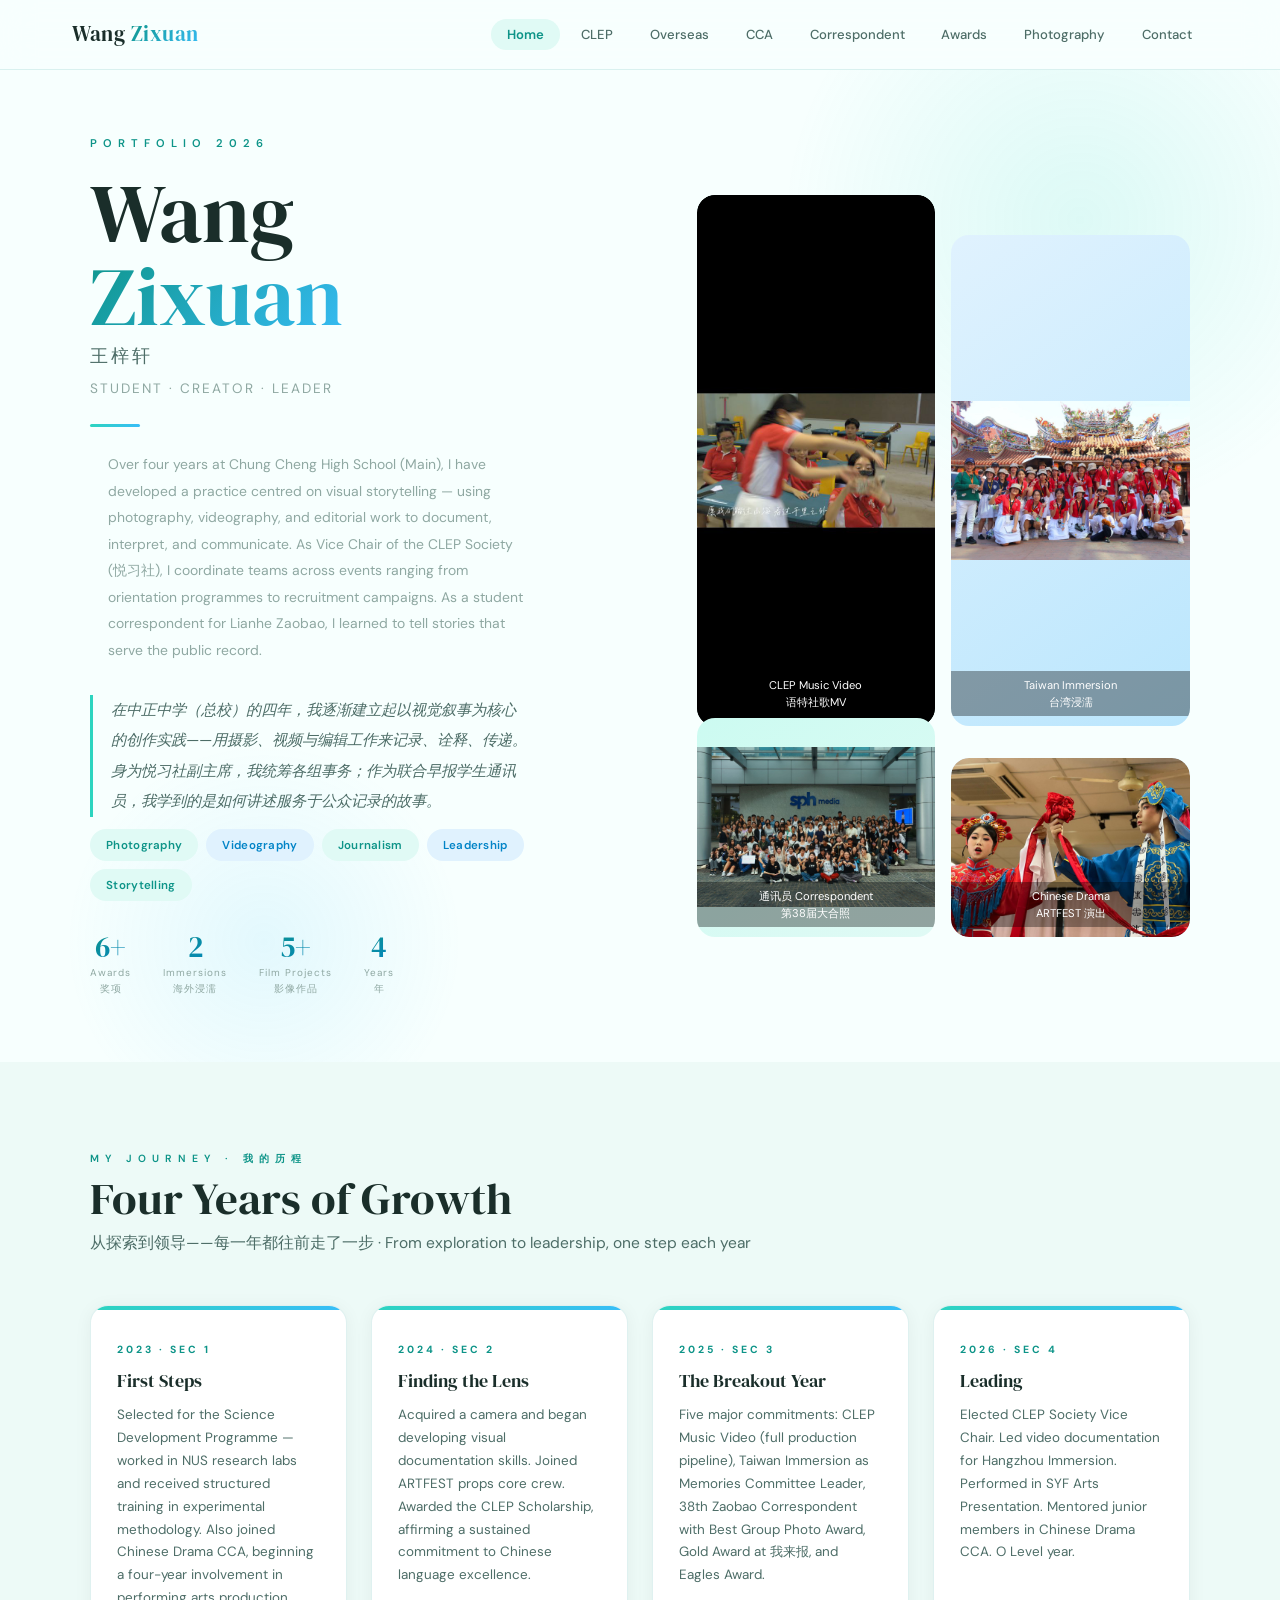
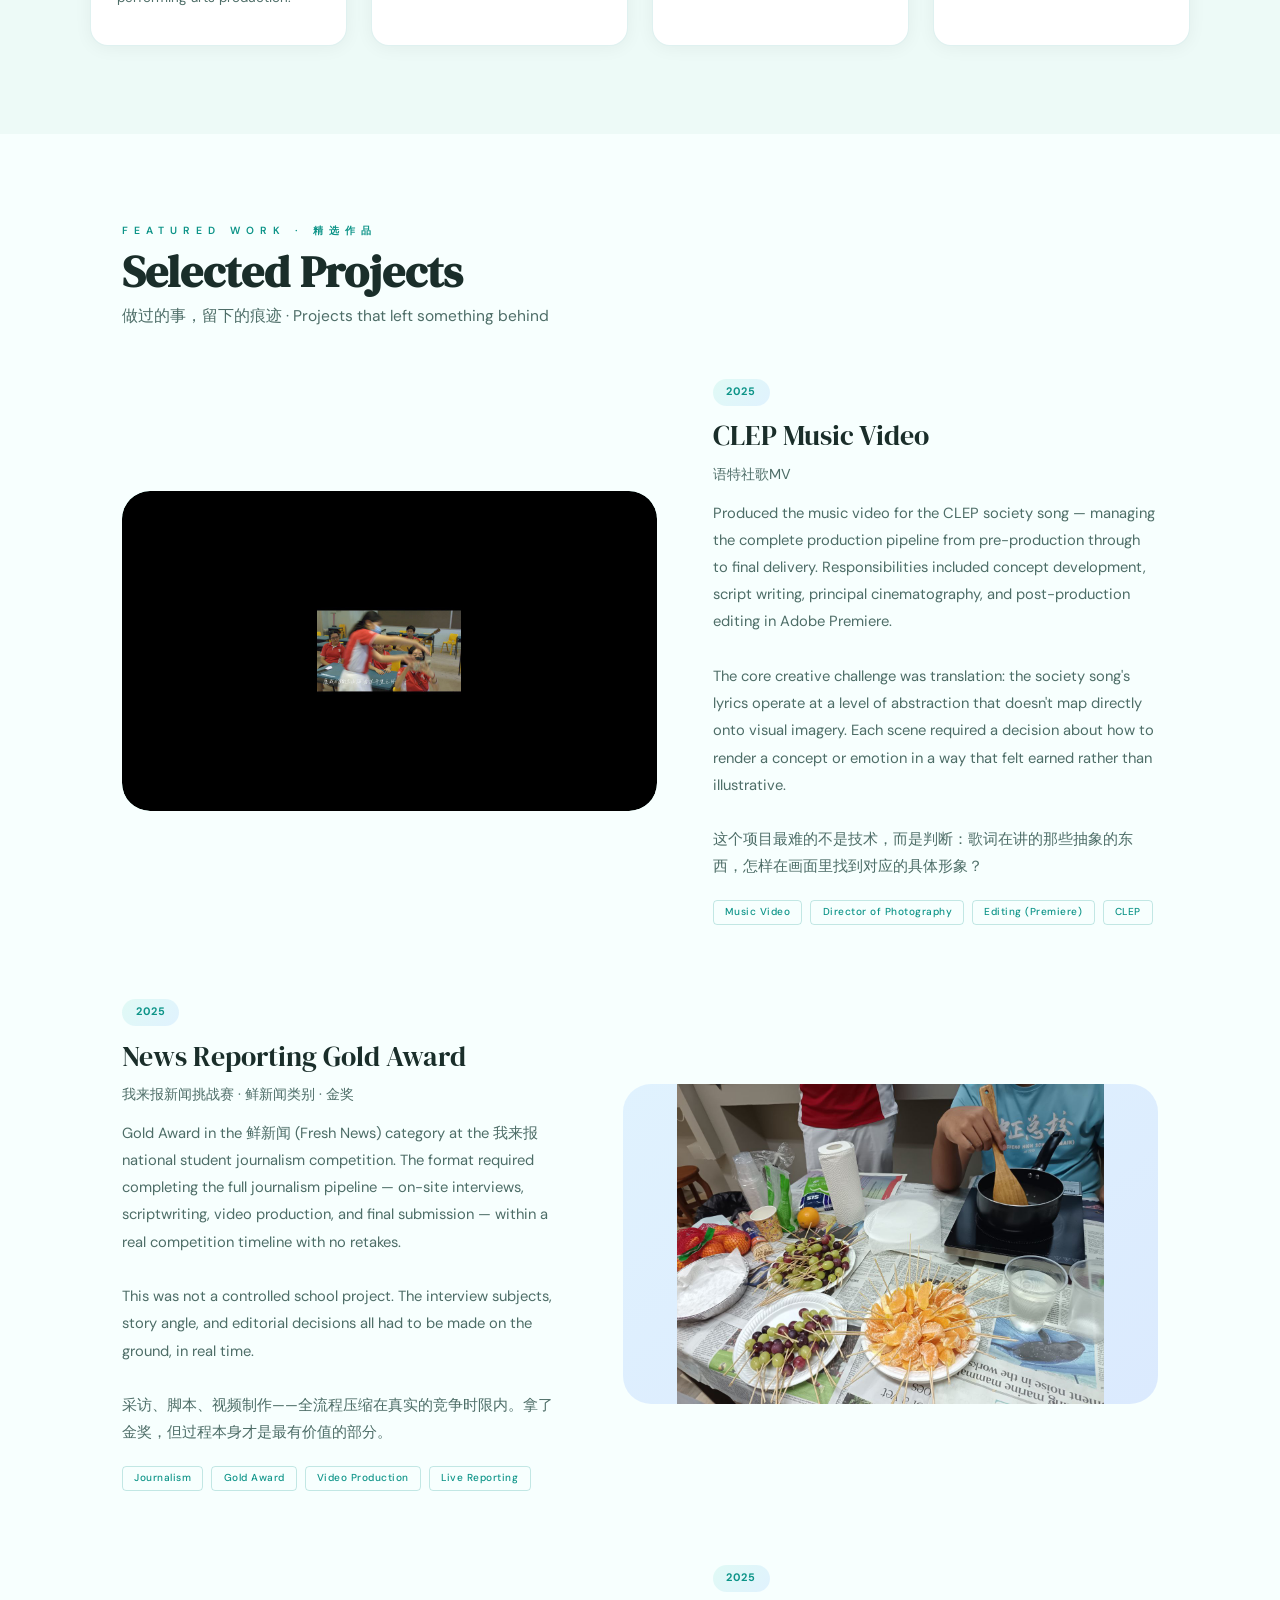
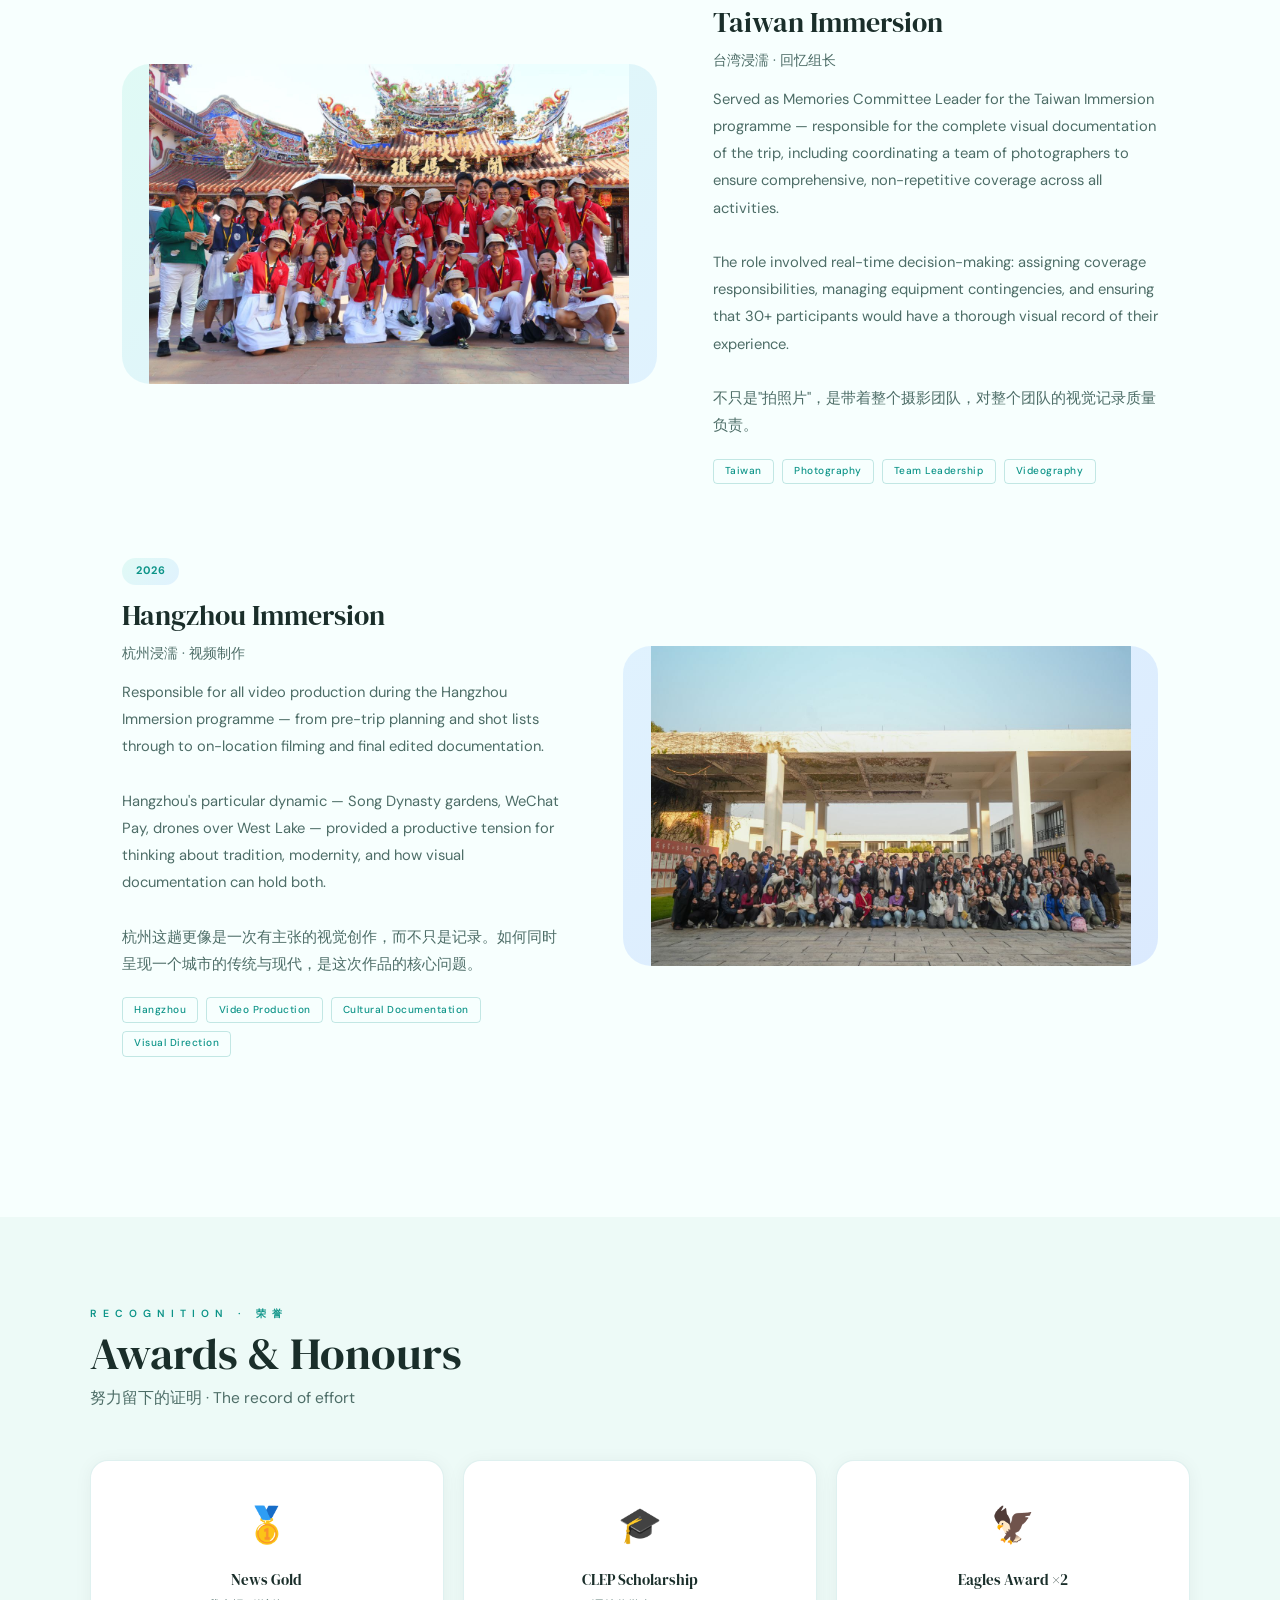
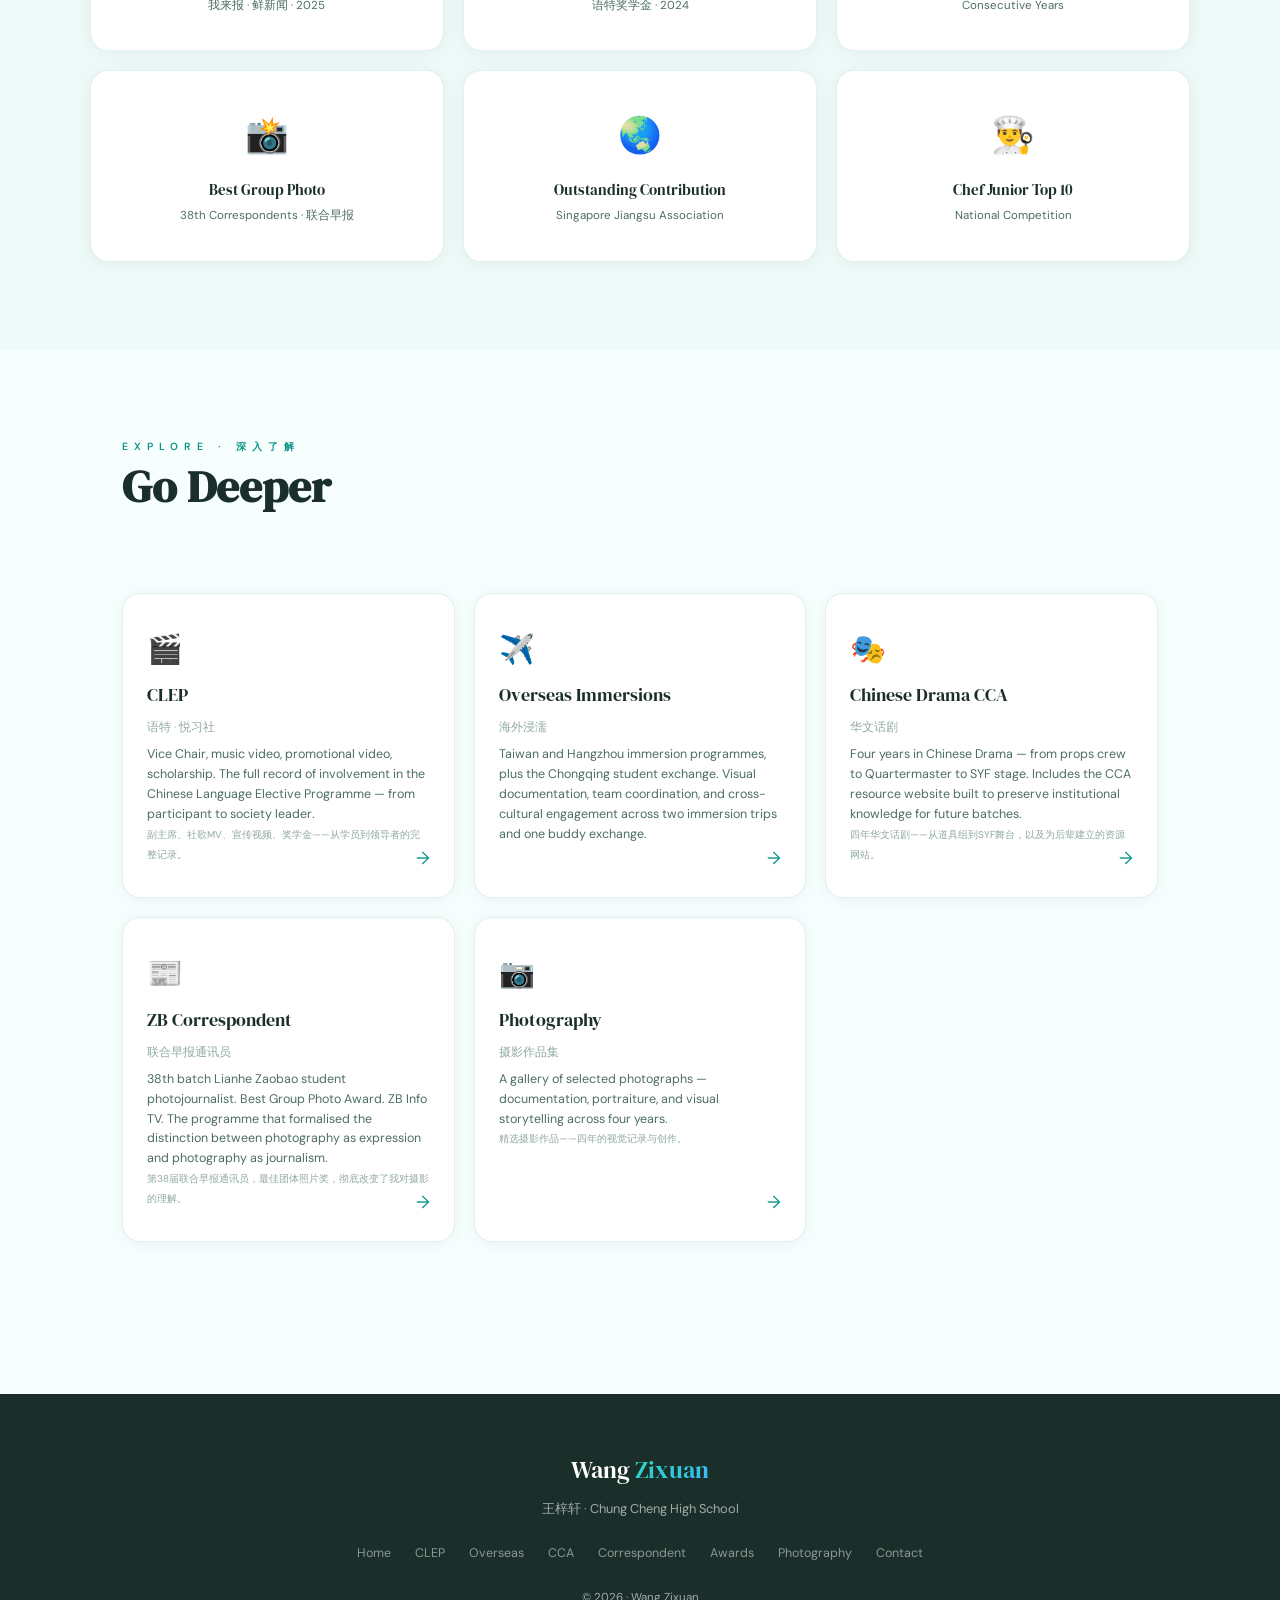
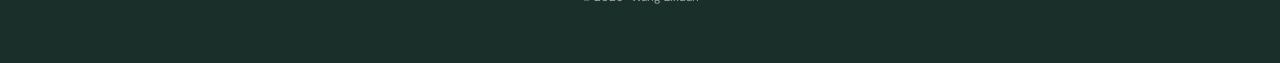
<file: index.html>
<!DOCTYPE html>
<html lang="en">
<head>
  <meta charset="UTF-8">
  <meta name="viewport" content="width=device-width, initial-scale=1.0">
  <title>Wang Zixuan — Portfolio</title>
  <meta name="description" content="Wang Zixuan 王梓轩 — Student, creator, and visual storyteller at Chung Cheng High School.">
  <link rel="stylesheet" href="css/style.css">
</head>
<body>

<!-- ── Navigation ── -->
<nav class="nav" role="navigation" aria-label="Main navigation">
  <div class="nav-inner">
    <a href="index.html" class="nav-logo">Wang <span>Zixuan</span></a>
    <ul class="nav-links" role="list">
      <li><a href="index.html" class="nav-link">Home</a></li>
      <li><a href="clep.html" class="nav-link">CLEP</a></li>
      <li><a href="overseas.html" class="nav-link">Overseas</a></li>
      <li><a href="cca.html" class="nav-link">CCA</a></li>
      <li><a href="correspondent.html" class="nav-link">Correspondent</a></li>
      <li><a href="experiences.html" class="nav-link">Awards</a></li>
      <li><a href="photography.html" class="nav-link">Photography</a></li>
      <li><a href="contact.html" class="nav-link">Contact</a></li>
    </ul>
    <button class="hamburger" aria-label="Toggle menu" aria-expanded="false">
      <span></span><span></span><span></span>
    </button>
  </div>
</nav>

<!-- Mobile Menu -->
<div class="nav-mobile" role="navigation" aria-label="Mobile navigation">
  <a href="index.html" class="nav-link">Home 首页</a>
  <a href="clep.html" class="nav-link">CLEP</a>
  <a href="overseas.html" class="nav-link">Overseas 海外浸濡</a>
  <a href="cca.html" class="nav-link">CCA 课外活动</a>
  <a href="correspondent.html" class="nav-link">Correspondent 通讯员</a>
  <a href="experiences.html" class="nav-link">Awards & Experiences</a>
  <a href="photography.html" class="nav-link">Photography 摄影</a>
  <a href="contact.html" class="nav-link">Contact 联系我</a>
</div>

<main class="page-wrapper">

  <!-- ── Hero ── -->
  <section class="hero" aria-label="Introduction">
    <div class="hero-inner">

      <div class="hero-left">
        <div class="hero-eyebrow">Portfolio 2026</div>
        <div class="hero-name">Wang<br><span>Zixuan</span></div>
        <div class="hero-cn">王梓轩</div>
        <div class="hero-role">Student · Creator · Leader</div>
        <div class="hero-divider"></div>

        <!-- Personal Statement EN -->
        <p class="hero-stmt-en">
          Over four years at Chung Cheng High School (Main), I have developed a practice centred on visual storytelling — using photography, videography, and editorial work to document, interpret, and communicate. As Vice Chair of the CLEP Society (悦习社), I coordinate teams across events ranging from orientation programmes to recruitment campaigns. As a student correspondent for Lianhe Zaobao, I learned to tell stories that serve the public record.
        </p>
        <!-- Personal Statement 中文 -->
        <p class="hero-stmt-zh">
          在中正中学（总校）的四年，我逐渐建立起以视觉叙事为核心的创作实践——用摄影、视频与编辑工作来记录、诠释、传递。身为悦习社副主席，我统筹各组事务；作为联合早报学生通讯员，我学到的是如何讲述服务于公众记录的故事。
        </p>

        <div class="hero-tags">
          <span class="htag htag-teal">Photography</span>
          <span class="htag htag-blue">Videography</span>
          <span class="htag htag-teal">Journalism</span>
          <span class="htag htag-blue">Leadership</span>
          <span class="htag htag-teal">Storytelling</span>
        </div>

        <div class="hero-stats">
          <div class="stat-item">
            <div class="stat-num">6+</div>
            <div class="stat-label">Awards<br><span class="stat-label-cn">奖项</span></div>
          </div>
          <div class="stat-item">
            <div class="stat-num">2</div>
            <div class="stat-label">Immersions<br><span class="stat-label-cn">海外浸濡</span></div>
          </div>
          <div class="stat-item">
            <div class="stat-num">5+</div>
            <div class="stat-label">Film Projects<br><span class="stat-label-cn">影像作品</span></div>
          </div>
          <div class="stat-item">
            <div class="stat-num">4</div>
            <div class="stat-label">Years<br><span class="stat-label-cn">年</span></div>
          </div>
        </div>
      </div>

      <!-- Photo Grid -->
      <div class="hero-photos" aria-label="Photo gallery">
        <div class="photo-placeholder">
          <img src="images/clep/mv-screenshot.jpg" alt="CLEP Music Video MV截图" loading="lazy" style="width:100%;height:100%;object-fit:contain;border-radius:inherit;background:#000;">
          <span class="photo-caption">CLEP Music Video<br>语特社歌MV</span>
        </div>
        <div class="photo-placeholder">
          <img src="images/overseas/tw-mazu.jpg" alt="Taiwan Immersion 台湾浸濡妈祖庙合照" loading="lazy" style="width:100%;height:100%;object-fit:contain;border-radius:inherit;">
          <span class="photo-caption">Taiwan Immersion<br>台湾浸濡</span>
        </div>
        <div class="photo-placeholder">
          <img src="images/correspondent/sph-media.jpg" alt="通讯员 Correspondent 大合照" loading="lazy" style="width:100%;height:100%;object-fit:contain;border-radius:inherit;">
          <span class="photo-caption">通讯员 Correspondent<br>第38届大合照</span>
        </div>
        <div class="photo-placeholder">
          <img src="images/cca/drama-performance.jpg" alt="Chinese Drama ARTFEST 演出" loading="lazy" style="width:100%;height:100%;object-fit:contain;border-radius:inherit;">
          <span class="photo-caption">Chinese Drama<br>ARTFEST 演出</span>
        </div>
      </div>

    </div>
  </section>


  <!-- ── Four-Year Journey ── -->
  <div class="section-full">
    <div class="section-full-inner">
      <div class="s-label fade-up">My Journey · 我的历程</div>
      <div class="s-title fade-up">Four Years of Growth</div>
      <div class="s-subtitle fade-up">从探索到领导——每一年都往前走了一步 · From exploration to leadership, one step each year</div>

      <div class="journey-grid">
        <div class="j-card fade-up">
          <div class="j-year">2023 · Sec 1</div>
          <div class="j-title">First Steps</div>
          <div class="j-desc">Selected for the Science Development Programme — worked in NUS research labs and received structured training in experimental methodology. Also joined Chinese Drama CCA, beginning a four-year involvement in performing arts production.</div>
        </div>
        <div class="j-card fade-up">
          <div class="j-year">2024 · Sec 2</div>
          <div class="j-title">Finding the Lens</div>
          <div class="j-desc">Acquired a camera and began developing visual documentation skills. Joined ARTFEST props core crew. Awarded the CLEP Scholarship, affirming a sustained commitment to Chinese language excellence.</div>
        </div>
        <div class="j-card fade-up">
          <div class="j-year">2025 · Sec 3</div>
          <div class="j-title">The Breakout Year</div>
          <div class="j-desc">Five major commitments: CLEP Music Video (full production pipeline), Taiwan Immersion as Memories Committee Leader, 38th Zaobao Correspondent with Best Group Photo Award, Gold Award at 我来报, and Eagles Award.</div>
        </div>
        <div class="j-card fade-up">
          <div class="j-year">2026 · Sec 4</div>
          <div class="j-title">Leading</div>
          <div class="j-desc">Elected CLEP Society Vice Chair. Led video documentation for Hangzhou Immersion. Performed in SYF Arts Presentation. Mentored junior members in Chinese Drama CCA. O Level year.</div>
        </div>
      </div>
    </div>
  </div>


  <!-- ── Selected Work ── -->
  <section class="section" aria-labelledby="work-heading">
    <div class="s-label fade-up">Featured Work · 精选作品</div>
    <h2 class="s-title fade-up" id="work-heading">Selected Projects</h2>
    <p class="s-subtitle fade-up">做过的事，留下的痕迹 · Projects that left something behind</p>

    <!-- CLEP Music Video -->
    <div class="mag-grid">
      <div class="mag-image mi-teal fade-left">
        <img src="images/clep/mv-screenshot.jpg" alt="CLEP Music Video MV截图" loading="lazy" style="width:100%;height:100%;object-fit:contain;border-radius:inherit;position:absolute;top:0;left:0;background:#000;">
      </div>
      <div class="mag-content fade-right">
        <div class="mag-year">2025</div>
        <div class="mag-title">CLEP Music Video</div>
        <div class="mag-title-cn">语特社歌MV</div>
        <p class="mag-desc">
          Produced the music video for the CLEP society song — managing the complete production pipeline from pre-production through to final delivery. Responsibilities included concept development, script writing, principal cinematography, and post-production editing in Adobe Premiere.
          <br><br>
          The core creative challenge was translation: the society song's lyrics operate at a level of abstraction that doesn't map directly onto visual imagery. Each scene required a decision about how to render a concept or emotion in a way that felt earned rather than illustrative.
          <br><br>
          这个项目最难的不是技术，而是判断：歌词在讲的那些抽象的东西，怎样在画面里找到对应的具体形象？
        </p>
        <div class="mag-tags">
          <span class="mag-tag">Music Video</span>
          <span class="mag-tag">Director of Photography</span>
          <span class="mag-tag">Editing (Premiere)</span>
          <span class="mag-tag">CLEP</span>
        </div>
      </div>
    </div>

    <!-- News Gold -->
    <div class="mag-grid reverse">
      <div class="mag-content fade-left">
        <div class="mag-year">2025</div>
        <div class="mag-title">News Reporting Gold Award</div>
        <div class="mag-title-cn">我来报新闻挑战赛 · 鲜新闻类别 · 金奖</div>
        <p class="mag-desc">
          Gold Award in the 鲜新闻 (Fresh News) category at the 我来报 national student journalism competition. The format required completing the full journalism pipeline — on-site interviews, scriptwriting, video production, and final submission — within a real competition timeline with no retakes.
          <br><br>
          This was not a controlled school project. The interview subjects, story angle, and editorial decisions all had to be made on the ground, in real time.
          <br><br>
          采访、脚本、视频制作——全流程压缩在真实的竞争时限内。拿了金奖，但过程本身才是最有价值的部分。
        </p>
        <div class="mag-tags">
          <span class="mag-tag">Journalism</span>
          <span class="mag-tag">Gold Award</span>
          <span class="mag-tag">Video Production</span>
          <span class="mag-tag">Live Reporting</span>
        </div>
      </div>
      <div class="mag-image mi-blue fade-right">
        <img src="images/clep/mv-tanghulu.jpg" alt="CLEP 冰糖葫芦活动" loading="lazy" style="width:100%;height:100%;object-fit:contain;border-radius:inherit;position:absolute;top:0;left:0;">
      </div>
    </div>

    <!-- Taiwan Immersion -->
    <div class="mag-grid">
      <div class="mag-image mi-mix fade-left">
        <img src="images/overseas/tw-mazu.jpg" alt="Taiwan Immersion 2025 妈祖庙大合照" loading="lazy" style="width:100%;height:100%;object-fit:contain;border-radius:inherit;position:absolute;top:0;left:0;">
      </div>
      <div class="mag-content fade-right">
        <div class="mag-year">2025</div>
        <div class="mag-title">Taiwan Immersion</div>
        <div class="mag-title-cn">台湾浸濡 · 回忆组长</div>
        <p class="mag-desc">
          Served as Memories Committee Leader for the Taiwan Immersion programme — responsible for the complete visual documentation of the trip, including coordinating a team of photographers to ensure comprehensive, non-repetitive coverage across all activities.
          <br><br>
          The role involved real-time decision-making: assigning coverage responsibilities, managing equipment contingencies, and ensuring that 30+ participants would have a thorough visual record of their experience.
          <br><br>
          不只是"拍照片"，是带着整个摄影团队，对整个团队的视觉记录质量负责。
        </p>
        <div class="mag-tags">
          <span class="mag-tag">Taiwan</span>
          <span class="mag-tag">Photography</span>
          <span class="mag-tag">Team Leadership</span>
          <span class="mag-tag">Videography</span>
        </div>
      </div>
    </div>

    <!-- Hangzhou Immersion -->
    <div class="mag-grid reverse">
      <div class="mag-content fade-left">
        <div class="mag-year">2026</div>
        <div class="mag-title">Hangzhou Immersion</div>
        <div class="mag-title-cn">杭州浸濡 · 视频制作</div>
        <p class="mag-desc">
          Responsible for all video production during the Hangzhou Immersion programme — from pre-trip planning and shot lists through to on-location filming and final edited documentation.
          <br><br>
          Hangzhou's particular dynamic — Song Dynasty gardens, WeChat Pay, drones over West Lake — provided a productive tension for thinking about tradition, modernity, and how visual documentation can hold both.
          <br><br>
          杭州这趟更像是一次有主张的视觉创作，而不只是记录。如何同时呈现一个城市的传统与现代，是这次作品的核心问题。
        </p>
        <div class="mag-tags">
          <span class="mag-tag">Hangzhou</span>
          <span class="mag-tag">Video Production</span>
          <span class="mag-tag">Cultural Documentation</span>
          <span class="mag-tag">Visual Direction</span>
        </div>
      </div>
      <div class="mag-image mi-blue fade-right">
        <img src="images/overseas/hz-school-group.jpg" alt="杭州浸濡学校大合照" loading="lazy" style="width:100%;height:100%;object-fit:contain;border-radius:inherit;position:absolute;top:0;left:0;">
      </div>
    </div>
  </section>


  <!-- ── Awards ── -->
  <div class="section-full">
    <div class="section-full-inner">
      <div class="s-label fade-up">Recognition · 荣誉</div>
      <div class="s-title fade-up">Awards & Honours</div>
      <div class="s-subtitle fade-up">努力留下的证明 · The record of effort</div>

      <div class="awards-grid">
        <div class="award-card fade-up">
          <div class="award-emoji">🥇</div>
          <div class="award-name">News Gold</div>
          <div class="award-sub">我来报 · 鲜新闻 · 2025</div>
        </div>
        <div class="award-card fade-up">
          <div class="award-emoji">🎓</div>
          <div class="award-name">CLEP Scholarship</div>
          <div class="award-sub">语特奖学金 · 2024</div>
        </div>
        <div class="award-card fade-up">
          <div class="award-emoji">🦅</div>
          <div class="award-name">Eagles Award ×2</div>
          <div class="award-sub">Consecutive Years</div>
        </div>
        <div class="award-card fade-up">
          <div class="award-emoji">📸</div>
          <div class="award-name">Best Group Photo</div>
          <div class="award-sub">38th Correspondents · 联合早报</div>
        </div>
        <div class="award-card fade-up">
          <div class="award-emoji">🌏</div>
          <div class="award-name">Outstanding Contribution</div>
          <div class="award-sub">Singapore Jiangsu Association</div>
        </div>
        <div class="award-card fade-up">
          <div class="award-emoji">👨‍🍳</div>
          <div class="award-name">Chef Junior Top 10</div>
          <div class="award-sub">National Competition</div>
        </div>
      </div>
    </div>
  </div>


  <!-- ── Quick Navigation ── -->
  <section class="section" aria-labelledby="explore-heading">
    <div class="s-label fade-up">Explore · 深入了解</div>
    <h2 class="s-title fade-up" id="explore-heading">Go Deeper</h2>
    <p class="s-subtitle fade-up">每一页都有完整的故事 · Every page has a full story</p>

    <div class="quick-nav-grid">
      <a href="clep.html" class="qn-card fade-up">
        <div class="qn-icon">🎬</div>
        <div class="qn-title">CLEP</div>
        <div class="qn-title-cn">语特 · 悦习社</div>
        <p class="qn-desc">Vice Chair, music video, promotional video, scholarship. The full record of involvement in the Chinese Language Elective Programme — from participant to society leader.<br><span style="font-size:0.8em; color:var(--text-muted);">副主席、社歌MV、宣传视频、奖学金——从学员到领导者的完整记录。</span></p>
      </a>
      <a href="overseas.html" class="qn-card fade-up">
        <div class="qn-icon">✈️</div>
        <div class="qn-title">Overseas Immersions</div>
        <div class="qn-title-cn">海外浸濡</div>
        <p class="qn-desc">Taiwan and Hangzhou immersion programmes, plus the Chongqing student exchange. Visual documentation, team coordination, and cross-cultural engagement across two immersion trips and one buddy exchange.</p>
      </a>
      <a href="cca.html" class="qn-card fade-up">
        <div class="qn-icon">🎭</div>
        <div class="qn-title">Chinese Drama CCA</div>
        <div class="qn-title-cn">华文话剧</div>
        <p class="qn-desc">Four years in Chinese Drama — from props crew to Quartermaster to SYF stage. Includes the CCA resource website built to preserve institutional knowledge for future batches.<br><span style="font-size:0.8em; color:var(--text-muted);">四年华文话剧——从道具组到SYF舞台，以及为后辈建立的资源网站。</span></p>
      </a>
      <a href="correspondent.html" class="qn-card fade-up">
        <div class="qn-icon">📰</div>
        <div class="qn-title">ZB Correspondent</div>
        <div class="qn-title-cn">联合早报通讯员</div>
        <p class="qn-desc">38th batch Lianhe Zaobao student photojournalist. Best Group Photo Award. ZB Info TV. The programme that formalised the distinction between photography as expression and photography as journalism.<br><span style="font-size:0.8em; color:var(--text-muted);">第38届联合早报通讯员，最佳团体照片奖，彻底改变了我对摄影的理解。</span></p>
      </a>
      <a href="photography.html" class="qn-card fade-up">
        <div class="qn-icon">📷</div>
        <div class="qn-title">Photography</div>
        <div class="qn-title-cn">摄影作品集</div>
        <p class="qn-desc">A gallery of selected photographs — documentation, portraiture, and visual storytelling across four years.<br><span style="font-size:0.8em; color:var(--text-muted);">精选摄影作品——四年的视觉记录与创作。</span></p>
      </a>
      <a href="experiences.html" class="qn-card fade-up">
        <div class="qn-icon">🏆</div>
        <div class="qn-title">Awards &amp; Timeline</div>
        <div class="qn-title-cn">经历与成就</div>
        <p class="qn-desc">Complete awards list, a four-year growth timeline, Science Development Programme, and community service record.<br><span style="font-size:0.8em; color:var(--text-muted);">完整奖项列表、四年成长时间线、科学发展计划及服务学习记录。</span></p>
      </a>
    </div>
  </section>

</main>

<!-- ── Footer ── -->
<footer class="footer">
  <div class="footer-logo">Wang <span>Zixuan</span></div>
  <p style="font-size:0.8rem; margin-bottom:0.3rem;">王梓轩 · Chung Cheng High School</p>
  <div class="footer-links">
    <a href="index.html" class="footer-link">Home</a>
    <a href="clep.html" class="footer-link">CLEP</a>
    <a href="overseas.html" class="footer-link">Overseas</a>
    <a href="cca.html" class="footer-link">CCA</a>
    <a href="correspondent.html" class="footer-link">Correspondent</a>
    <a href="experiences.html" class="footer-link">Awards</a>
    <a href="photography.html" class="footer-link">Photography</a>
    <a href="contact.html" class="footer-link">Contact</a>
  </div>
  <p class="footer-copy">© 2026 · Wang Zixuan</p>
</footer>

<script src="js/main.js"></script>
</body>
</html>
</file>
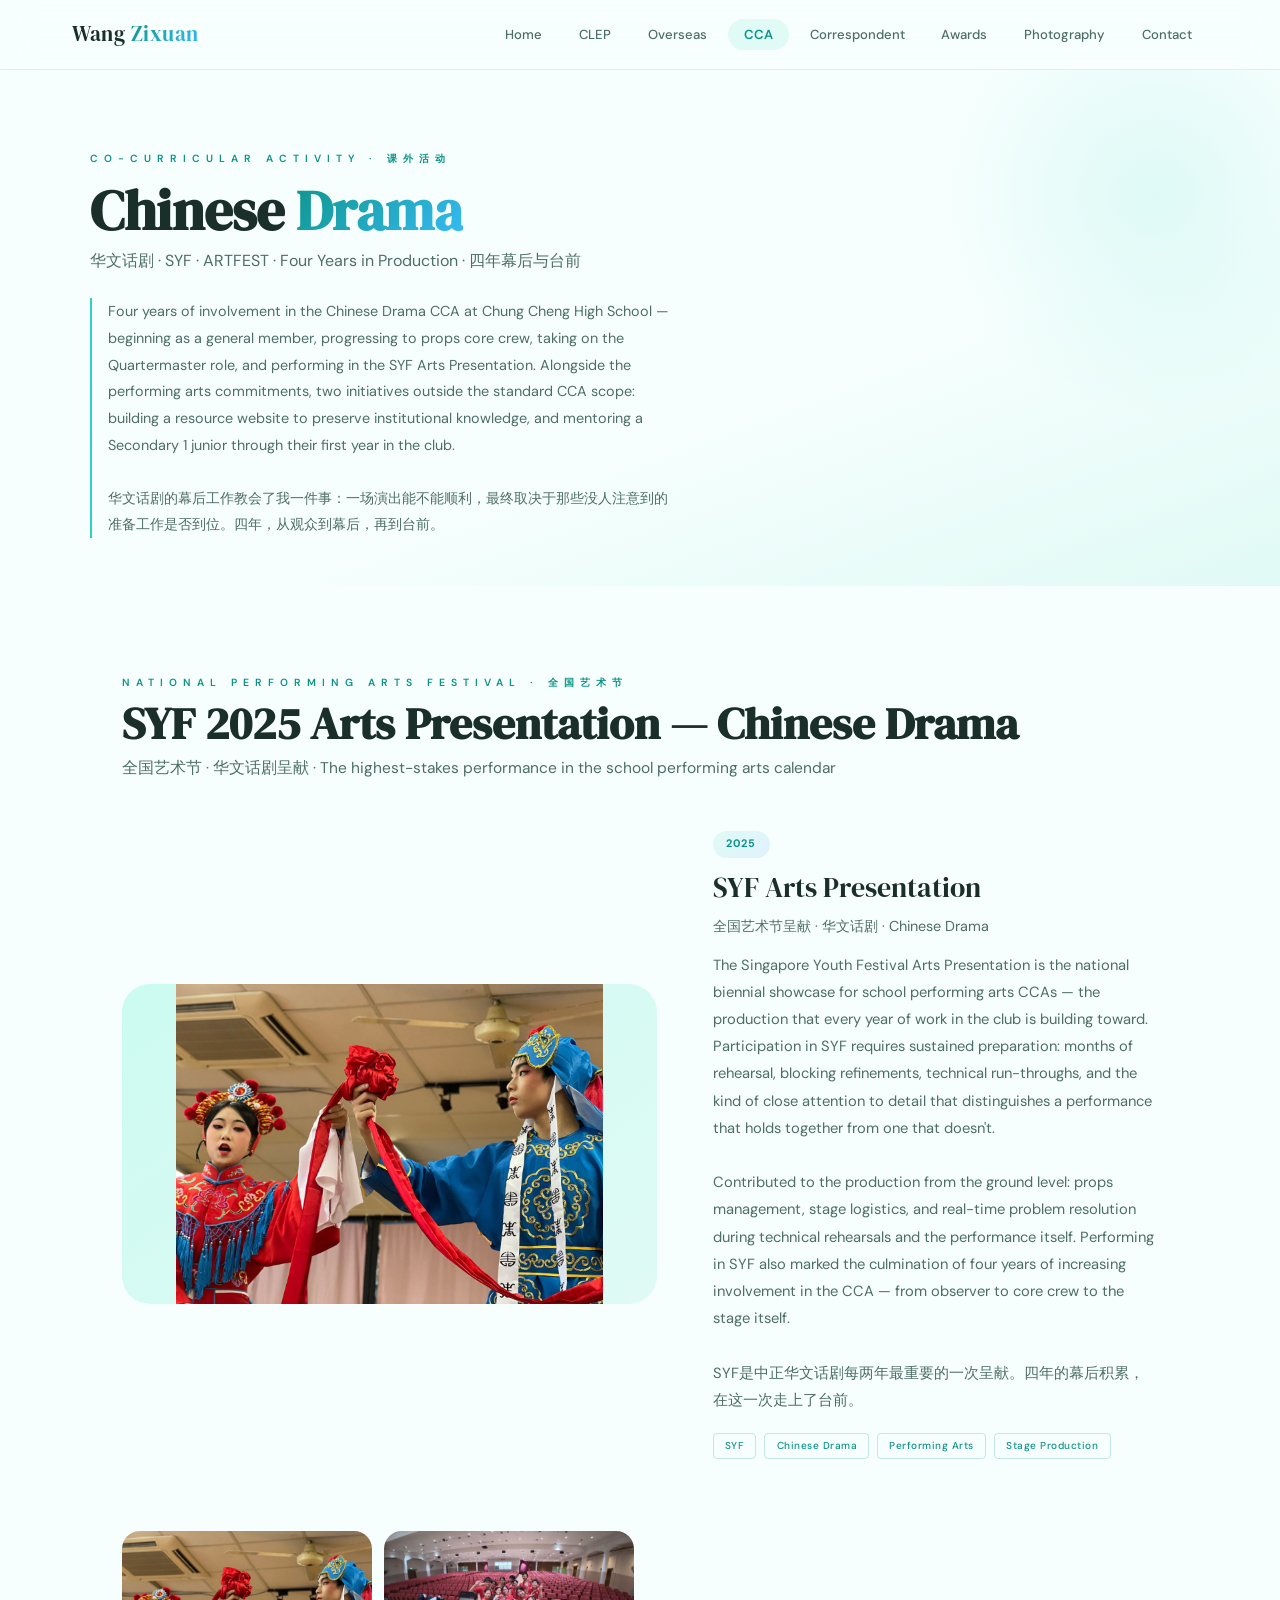
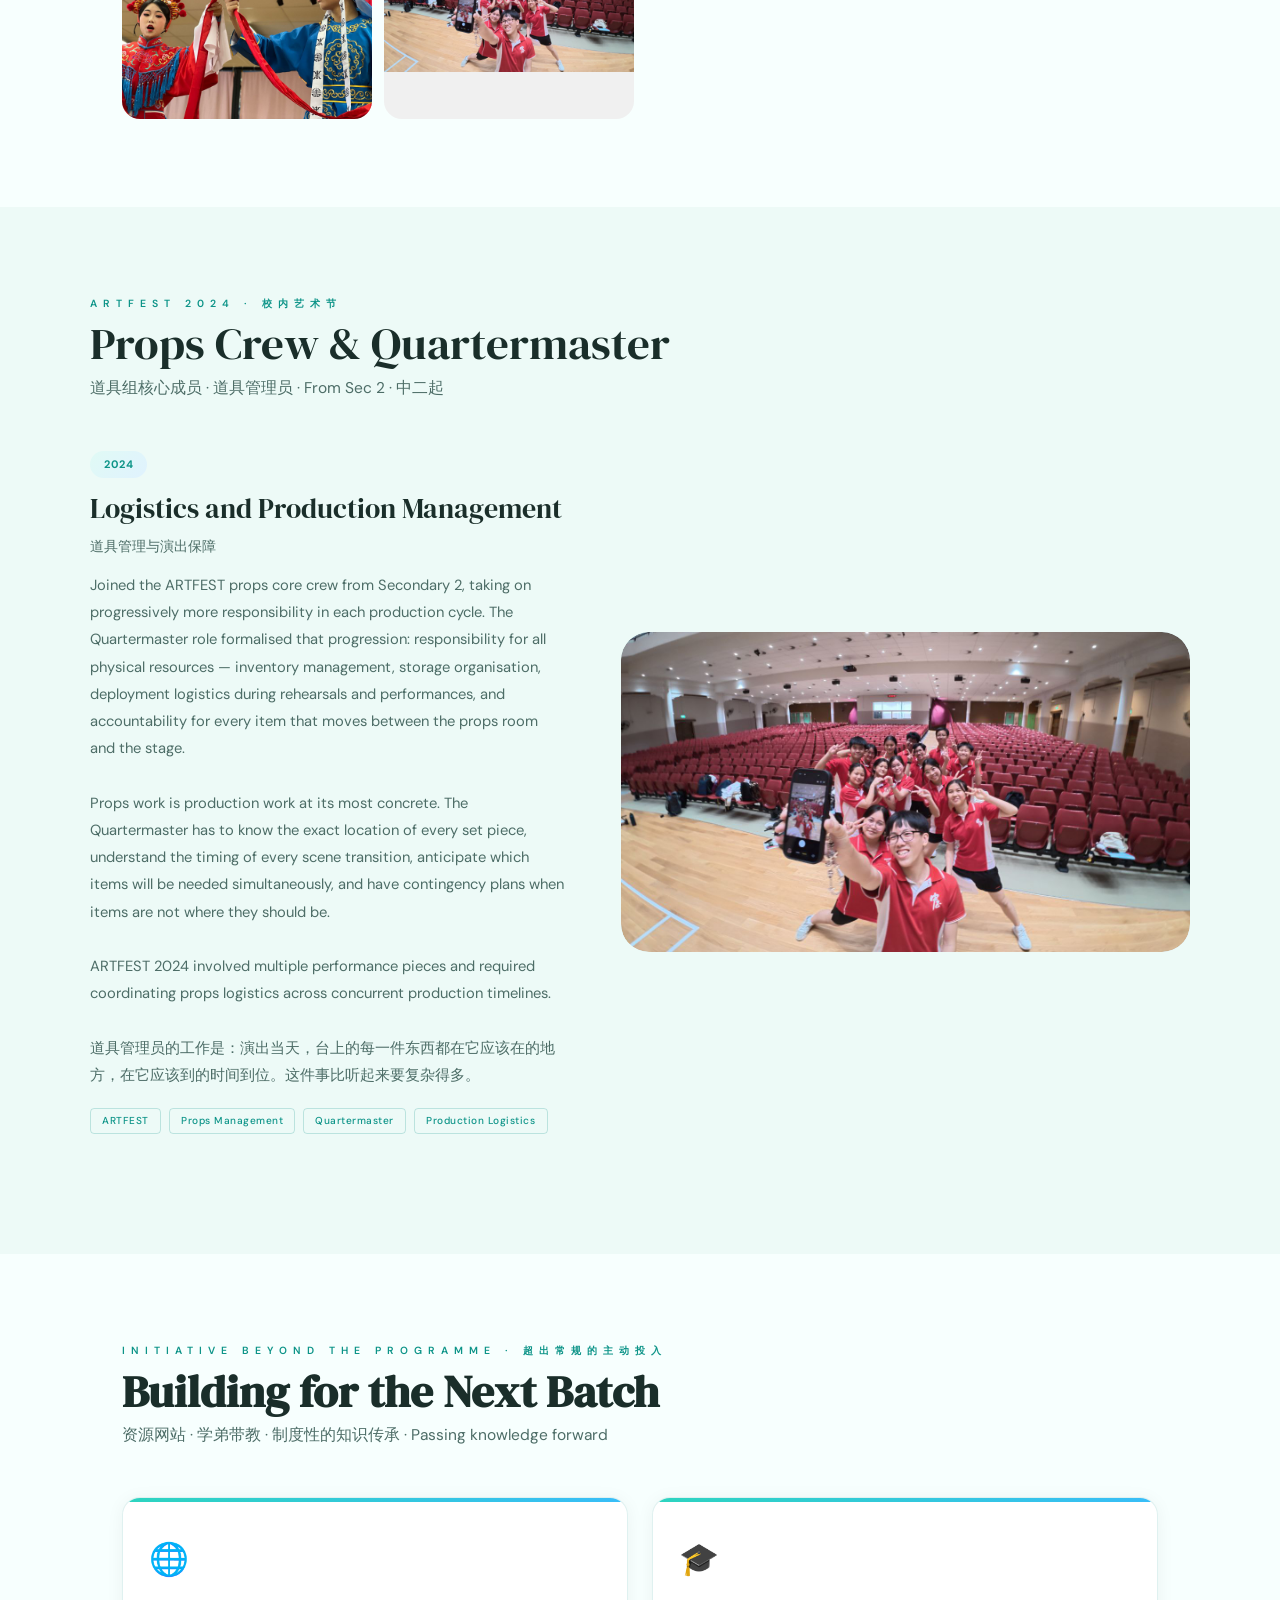
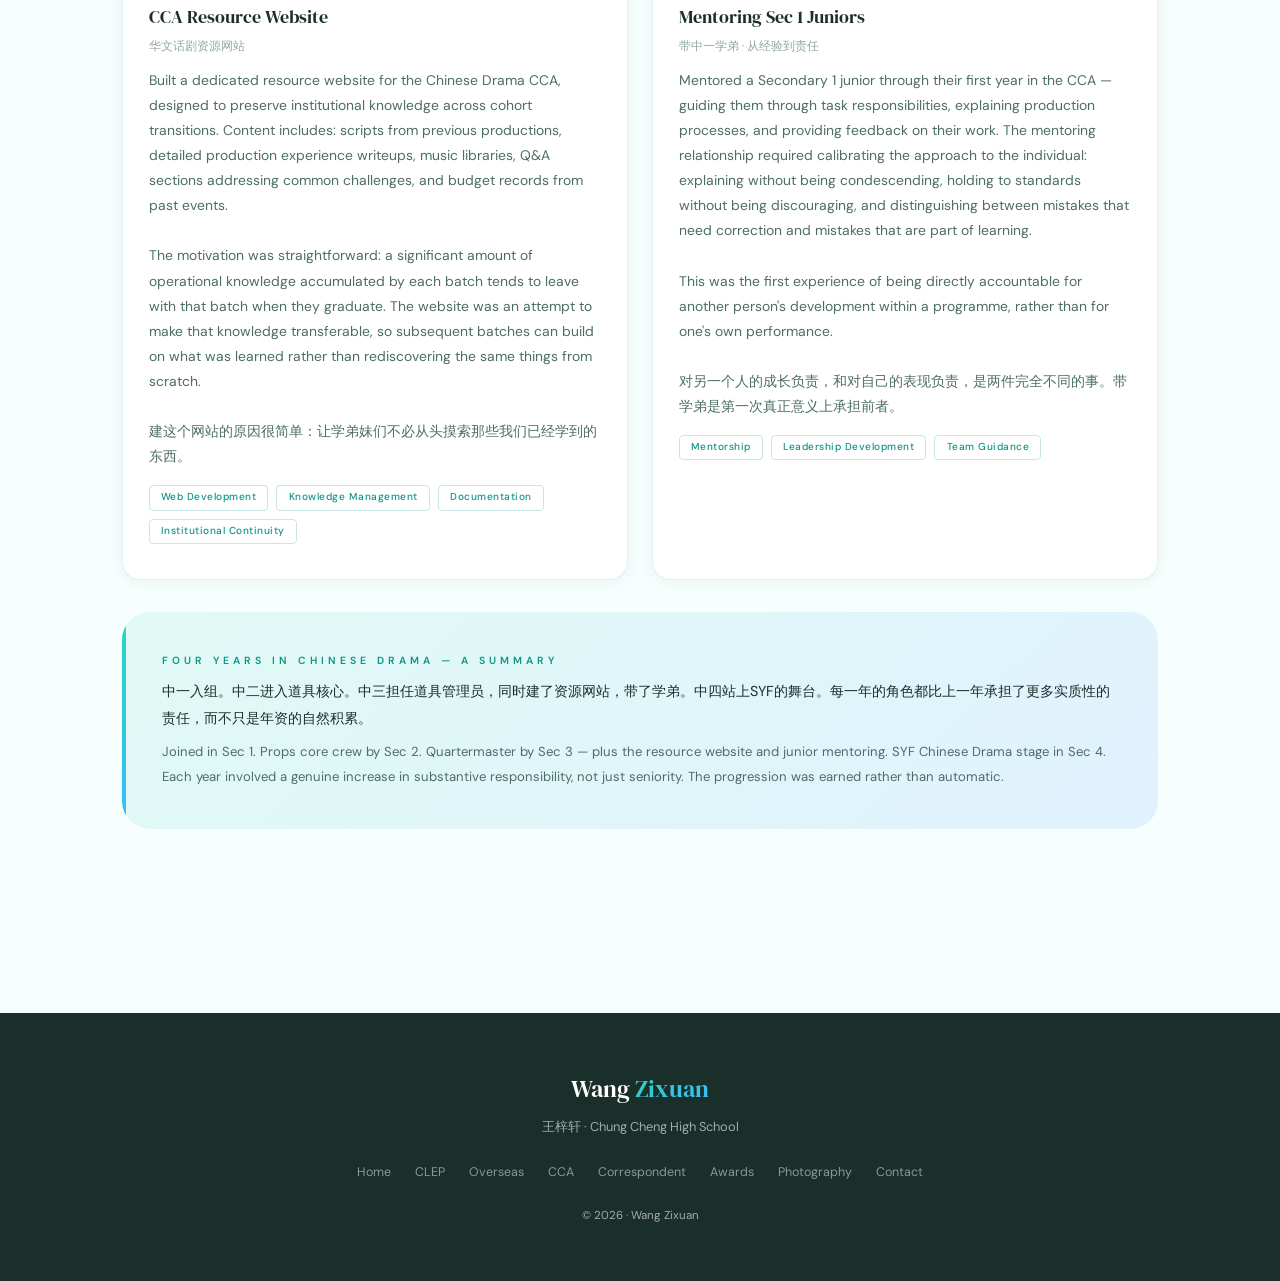
<file: cca.html>
<!DOCTYPE html>
<html lang="en">
<head>
  <meta charset="UTF-8">
  <meta name="viewport" content="width=device-width, initial-scale=1.0">
  <title>CCA — Chinese Drama · Wang Zixuan Portfolio</title>
  <meta name="description" content="Chinese Drama CCA — SYF, ARTFEST, Quartermaster, and building the resource website.">
  <link rel="stylesheet" href="css/style.css">
</head>
<body>

<nav class="nav" role="navigation">
  <div class="nav-inner">
    <a href="index.html" class="nav-logo">Wang <span>Zixuan</span></a>
    <ul class="nav-links" role="list">
      <li><a href="index.html" class="nav-link">Home</a></li>
      <li><a href="clep.html" class="nav-link">CLEP</a></li>
      <li><a href="overseas.html" class="nav-link">Overseas</a></li>
      <li><a href="cca.html" class="nav-link">CCA</a></li>
      <li><a href="correspondent.html" class="nav-link">Correspondent</a></li>
      <li><a href="experiences.html" class="nav-link">Awards</a></li>
      <li><a href="photography.html" class="nav-link">Photography</a></li>
      <li><a href="contact.html" class="nav-link">Contact</a></li>
    </ul>
    <button class="hamburger" aria-label="Toggle menu" aria-expanded="false">
      <span></span><span></span><span></span>
    </button>
  </div>
</nav>

<div class="nav-mobile">
  <a href="index.html" class="nav-link">Home 首页</a>
  <a href="clep.html" class="nav-link">CLEP</a>
  <a href="overseas.html" class="nav-link">Overseas 海外浸濡</a>
  <a href="cca.html" class="nav-link">CCA 课外活动</a>
  <a href="correspondent.html" class="nav-link">Correspondent 通讯员</a>
  <a href="experiences.html" class="nav-link">Awards &amp; Experiences</a>
  <a href="photography.html" class="nav-link">Photography 摄影</a>
  <a href="contact.html" class="nav-link">Contact 联系我</a>
</div>

<main class="page-wrapper">

  <!-- ── Page Hero ── -->
  <div class="page-hero">
    <div class="page-hero-inner">
      <div class="page-eyebrow fade-up">Co-Curricular Activity · 课外活动</div>
      <h1 class="page-title fade-up">Chinese <span>Drama</span></h1>
      <p class="page-subtitle fade-up">华文话剧 · SYF · ARTFEST · Four Years in Production · 四年幕后与台前</p>
      <p class="page-desc fade-up">
        Four years of involvement in the Chinese Drama CCA at Chung Cheng High School — beginning as a general member, progressing to props core crew, taking on the Quartermaster role, and performing in the SYF Arts Presentation. Alongside the performing arts commitments, two initiatives outside the standard CCA scope: building a resource website to preserve institutional knowledge, and mentoring a Secondary 1 junior through their first year in the club.
        <br><br>
        华文话剧的幕后工作教会了我一件事：一场演出能不能顺利，最终取决于那些没人注意到的准备工作是否到位。四年，从观众到幕后，再到台前。
      </p>
    </div>
  </div>


  <!-- ── SYF 2025 — Chinese Drama ── -->
  <section class="section" aria-labelledby="syf-heading">
    <div class="s-label fade-up">National Performing Arts Festival · 全国艺术节</div>
    <h2 class="s-title fade-up" id="syf-heading">SYF 2025 Arts Presentation — Chinese Drama</h2>
    <p class="s-subtitle fade-up">全国艺术节 · 华文话剧呈献 · The highest-stakes performance in the school performing arts calendar</p>

    <div class="mag-grid">
      <div class="mag-image mi-teal fade-left">
        <img src="images/cca/drama-performance.jpg" alt="SYF 2025 华文话剧戏服演出" loading="lazy" style="width:100%;height:100%;object-fit:contain;border-radius:inherit;position:absolute;top:0;left:0;">
      </div>
      <div class="mag-content fade-right">
        <div class="mag-year">2025</div>
        <div class="mag-title">SYF Arts Presentation</div>
        <div class="mag-title-cn">全国艺术节呈献 · 华文话剧 · Chinese Drama</div>
        <p class="mag-desc">
          The Singapore Youth Festival Arts Presentation is the national biennial showcase for school performing arts CCAs — the production that every year of work in the club is building toward. Participation in SYF requires sustained preparation: months of rehearsal, blocking refinements, technical run-throughs, and the kind of close attention to detail that distinguishes a performance that holds together from one that doesn't.
          <br><br>
          Contributed to the production from the ground level: props management, stage logistics, and real-time problem resolution during technical rehearsals and the performance itself. Performing in SYF also marked the culmination of four years of increasing involvement in the CCA — from observer to core crew to the stage itself.
          <br><br>
          SYF是中正华文话剧每两年最重要的一次呈献。四年的幕后积累，在这一次走上了台前。
        </p>
        <div class="mag-tags">
          <span class="mag-tag">SYF</span>
          <span class="mag-tag">Chinese Drama</span>
          <span class="mag-tag">Performing Arts</span>
          <span class="mag-tag">Stage Production</span>
        </div>
      </div>
    </div>

    <!-- CCA Photo Gallery — only appropriate CCA photos -->
    <div class="photo-gallery fade-up" style="margin-top:2rem;">
      <div class="gallery-grid">
        <div class="gallery-item">
          <img src="images/cca/drama-performance.jpg" alt="华文话剧戏曲表演红蓝戏服" loading="lazy" style="object-fit:contain;">
        </div>
        <div class="gallery-item">
          <img src="images/cca/syf-group.jpg" alt="华文话剧CCA合照" loading="lazy" style="object-fit:contain;">
        </div>
      </div>
    </div>
  </section>


  <!-- ── ARTFEST + Quartermaster ── -->
  <div class="section-full">
    <div class="section-full-inner">
      <div class="s-label fade-up">ARTFEST 2024 · 校内艺术节</div>
      <div class="s-title fade-up">Props Crew &amp; Quartermaster</div>
      <div class="s-subtitle fade-up">道具组核心成员 · 道具管理员 · From Sec 2 · 中二起</div>

      <div class="mag-grid reverse" style="margin-bottom:2rem;">
        <div class="mag-content fade-left">
          <div class="mag-year">2024</div>
          <div class="mag-title">Logistics and Production Management</div>
          <div class="mag-title-cn">道具管理与演出保障</div>
          <p class="mag-desc">
            Joined the ARTFEST props core crew from Secondary 2, taking on progressively more responsibility in each production cycle. The Quartermaster role formalised that progression: responsibility for all physical resources — inventory management, storage organisation, deployment logistics during rehearsals and performances, and accountability for every item that moves between the props room and the stage.
            <br><br>
            Props work is production work at its most concrete. The Quartermaster has to know the exact location of every set piece, understand the timing of every scene transition, anticipate which items will be needed simultaneously, and have contingency plans when items are not where they should be.
            <br><br>
            ARTFEST 2024 involved multiple performance pieces and required coordinating props logistics across concurrent production timelines.
            <br><br>
            道具管理员的工作是：演出当天，台上的每一件东西都在它应该在的地方，在它应该到的时间到位。这件事比听起来要复杂得多。
          </p>
          <div class="mag-tags">
            <span class="mag-tag">ARTFEST</span>
            <span class="mag-tag">Props Management</span>
            <span class="mag-tag">Quartermaster</span>
            <span class="mag-tag">Production Logistics</span>
          </div>
        </div>
        <div class="mag-image mi-mix fade-right">
          <img src="images/cca/syf-group.jpg" alt="华文话剧CCA团队合照" loading="lazy" style="width:100%;height:100%;object-fit:contain;border-radius:inherit;position:absolute;top:0;left:0;">
        </div>
      </div>
    </div>
  </div>


  <!-- ── Resource Website + Mentorship ── -->
  <section class="section" aria-labelledby="resource-heading">
    <div class="s-label fade-up">Initiative Beyond the Programme · 超出常规的主动投入</div>
    <h2 class="s-title fade-up" id="resource-heading">Building for the Next Batch</h2>
    <p class="s-subtitle fade-up">资源网站 · 学弟带教 · 制度性的知识传承 · Passing knowledge forward</p>

    <div class="cards-grid-2">
      <div class="feature-card fade-left">
        <div class="fc-icon">🌐</div>
        <div class="fc-title">CCA Resource Website</div>
        <div class="fc-title-cn">华文话剧资源网站</div>
        <p class="fc-desc">
          Built a dedicated resource website for the Chinese Drama CCA, designed to preserve institutional knowledge across cohort transitions. Content includes: scripts from previous productions, detailed production experience writeups, music libraries, Q&amp;A sections addressing common challenges, and budget records from past events.
          <br><br>
          The motivation was straightforward: a significant amount of operational knowledge accumulated by each batch tends to leave with that batch when they graduate. The website was an attempt to make that knowledge transferable, so subsequent batches can build on what was learned rather than rediscovering the same things from scratch.
          <br><br>
          建这个网站的原因很简单：让学弟妹们不必从头摸索那些我们已经学到的东西。
        </p>
        <div class="mag-tags" style="margin-top:1rem;">
          <span class="mag-tag">Web Development</span>
          <span class="mag-tag">Knowledge Management</span>
          <span class="mag-tag">Documentation</span>
          <span class="mag-tag">Institutional Continuity</span>
        </div>
      </div>
      <div class="feature-card fade-right">
        <div class="fc-icon">🎓</div>
        <div class="fc-title">Mentoring Sec 1 Juniors</div>
        <div class="fc-title-cn">带中一学弟 · 从经验到责任</div>
        <p class="fc-desc">
          Mentored a Secondary 1 junior through their first year in the CCA — guiding them through task responsibilities, explaining production processes, and providing feedback on their work. The mentoring relationship required calibrating the approach to the individual: explaining without being condescending, holding to standards without being discouraging, and distinguishing between mistakes that need correction and mistakes that are part of learning.
          <br><br>
          This was the first experience of being directly accountable for another person's development within a programme, rather than for one's own performance.
          <br><br>
          对另一个人的成长负责，和对自己的表现负责，是两件完全不同的事。带学弟是第一次真正意义上承担前者。
        </p>
        <div class="mag-tags" style="margin-top:1rem;">
          <span class="mag-tag">Mentorship</span>
          <span class="mag-tag">Leadership Development</span>
          <span class="mag-tag">Team Guidance</span>
        </div>
      </div>
    </div>

    <!-- Summary callout -->
    <div class="highlight-box fade-up" style="margin-top:2rem;">
      <div class="hb-label">Four Years in Chinese Drama — A Summary</div>
      <p class="hb-text">中一入组。中二进入道具核心。中三担任道具管理员，同时建了资源网站，带了学弟。中四站上SYF的舞台。每一年的角色都比上一年承担了更多实质性的责任，而不只是年资的自然积累。</p>
      <p class="hb-text-en">Joined in Sec 1. Props core crew by Sec 2. Quartermaster by Sec 3 — plus the resource website and junior mentoring. SYF Chinese Drama stage in Sec 4. Each year involved a genuine increase in substantive responsibility, not just seniority. The progression was earned rather than automatic.</p>
    </div>
  </section>

</main>

<footer class="footer">
  <div class="footer-logo">Wang <span>Zixuan</span></div>
  <p style="font-size:0.8rem; margin-bottom:0.3rem;">王梓轩 · Chung Cheng High School</p>
  <div class="footer-links">
    <a href="index.html" class="footer-link">Home</a>
    <a href="clep.html" class="footer-link">CLEP</a>
    <a href="overseas.html" class="footer-link">Overseas</a>
    <a href="cca.html" class="footer-link">CCA</a>
    <a href="correspondent.html" class="footer-link">Correspondent</a>
    <a href="experiences.html" class="footer-link">Awards</a>
    <a href="photography.html" class="footer-link">Photography</a>
    <a href="contact.html" class="footer-link">Contact</a>
  </div>
  <p class="footer-copy">© 2026 · Wang Zixuan</p>
</footer>

<script src="js/main.js"></script>
</body>
</html>
</file>
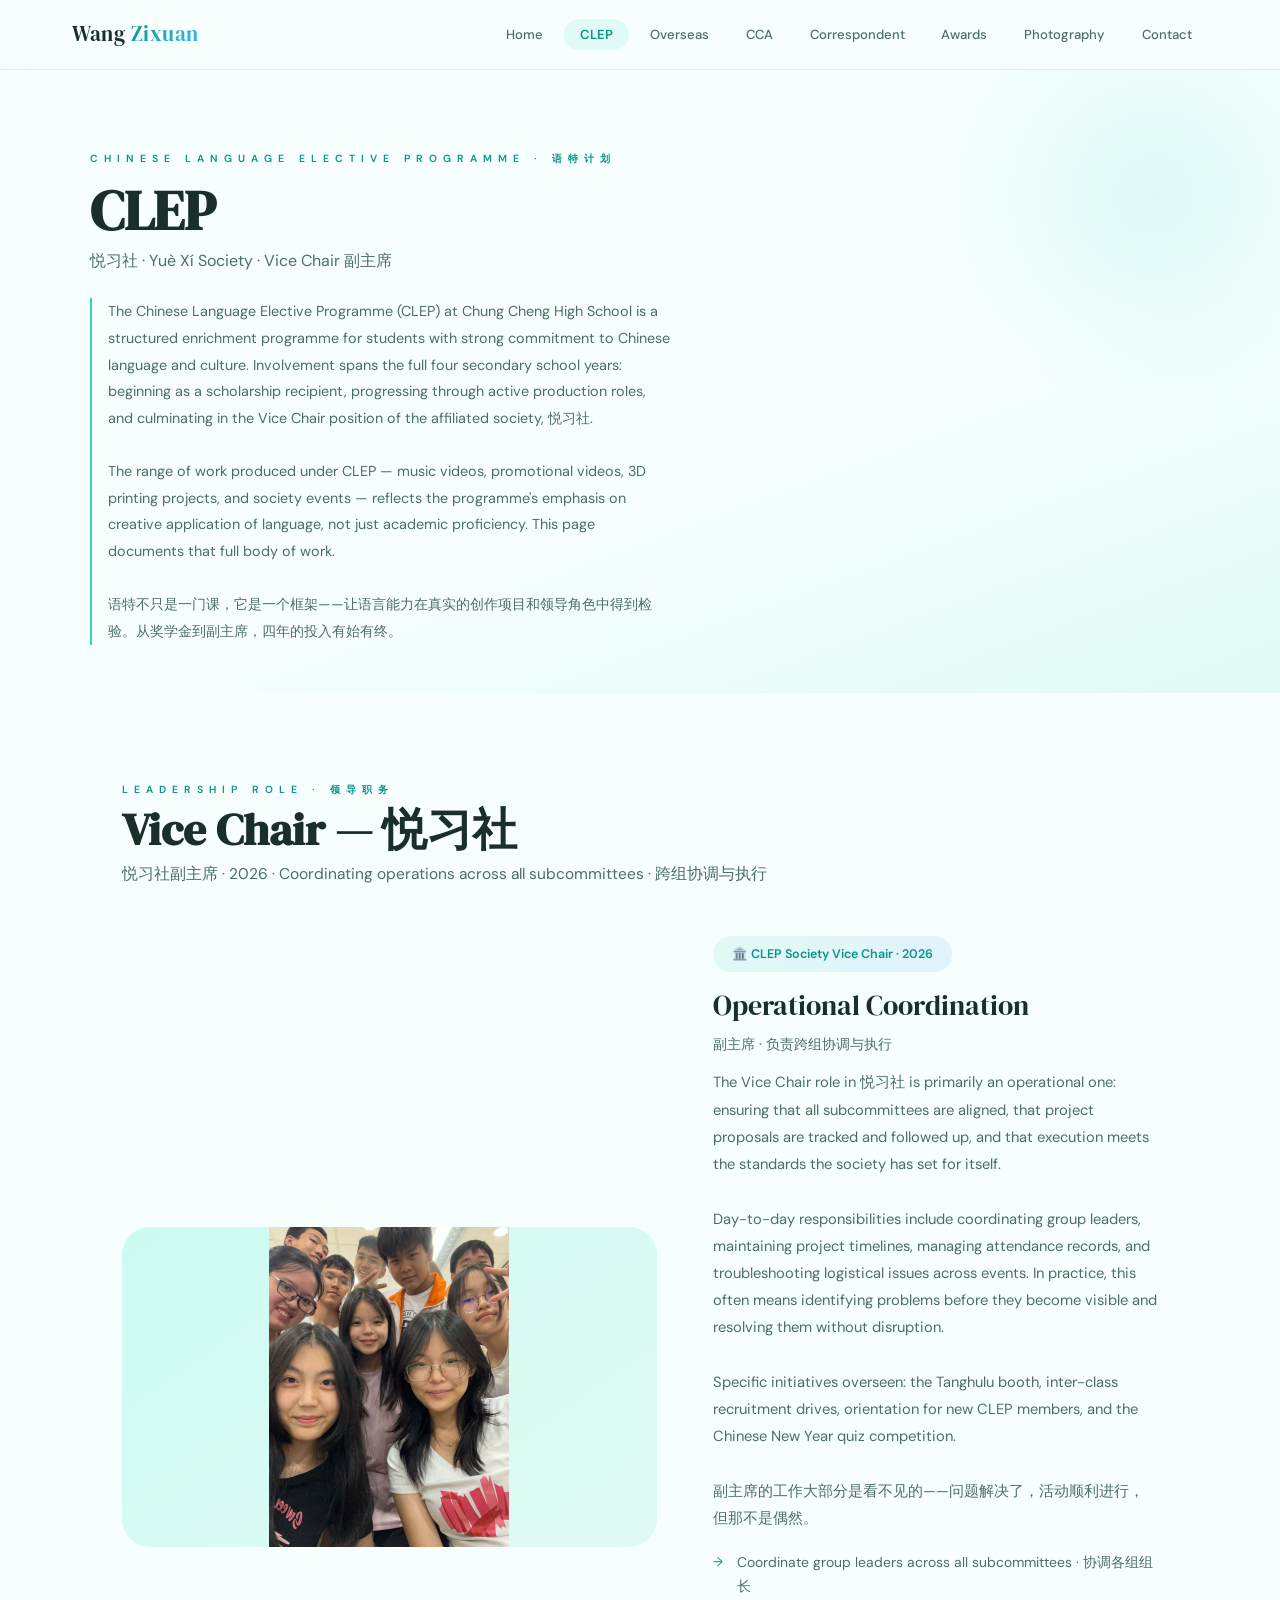
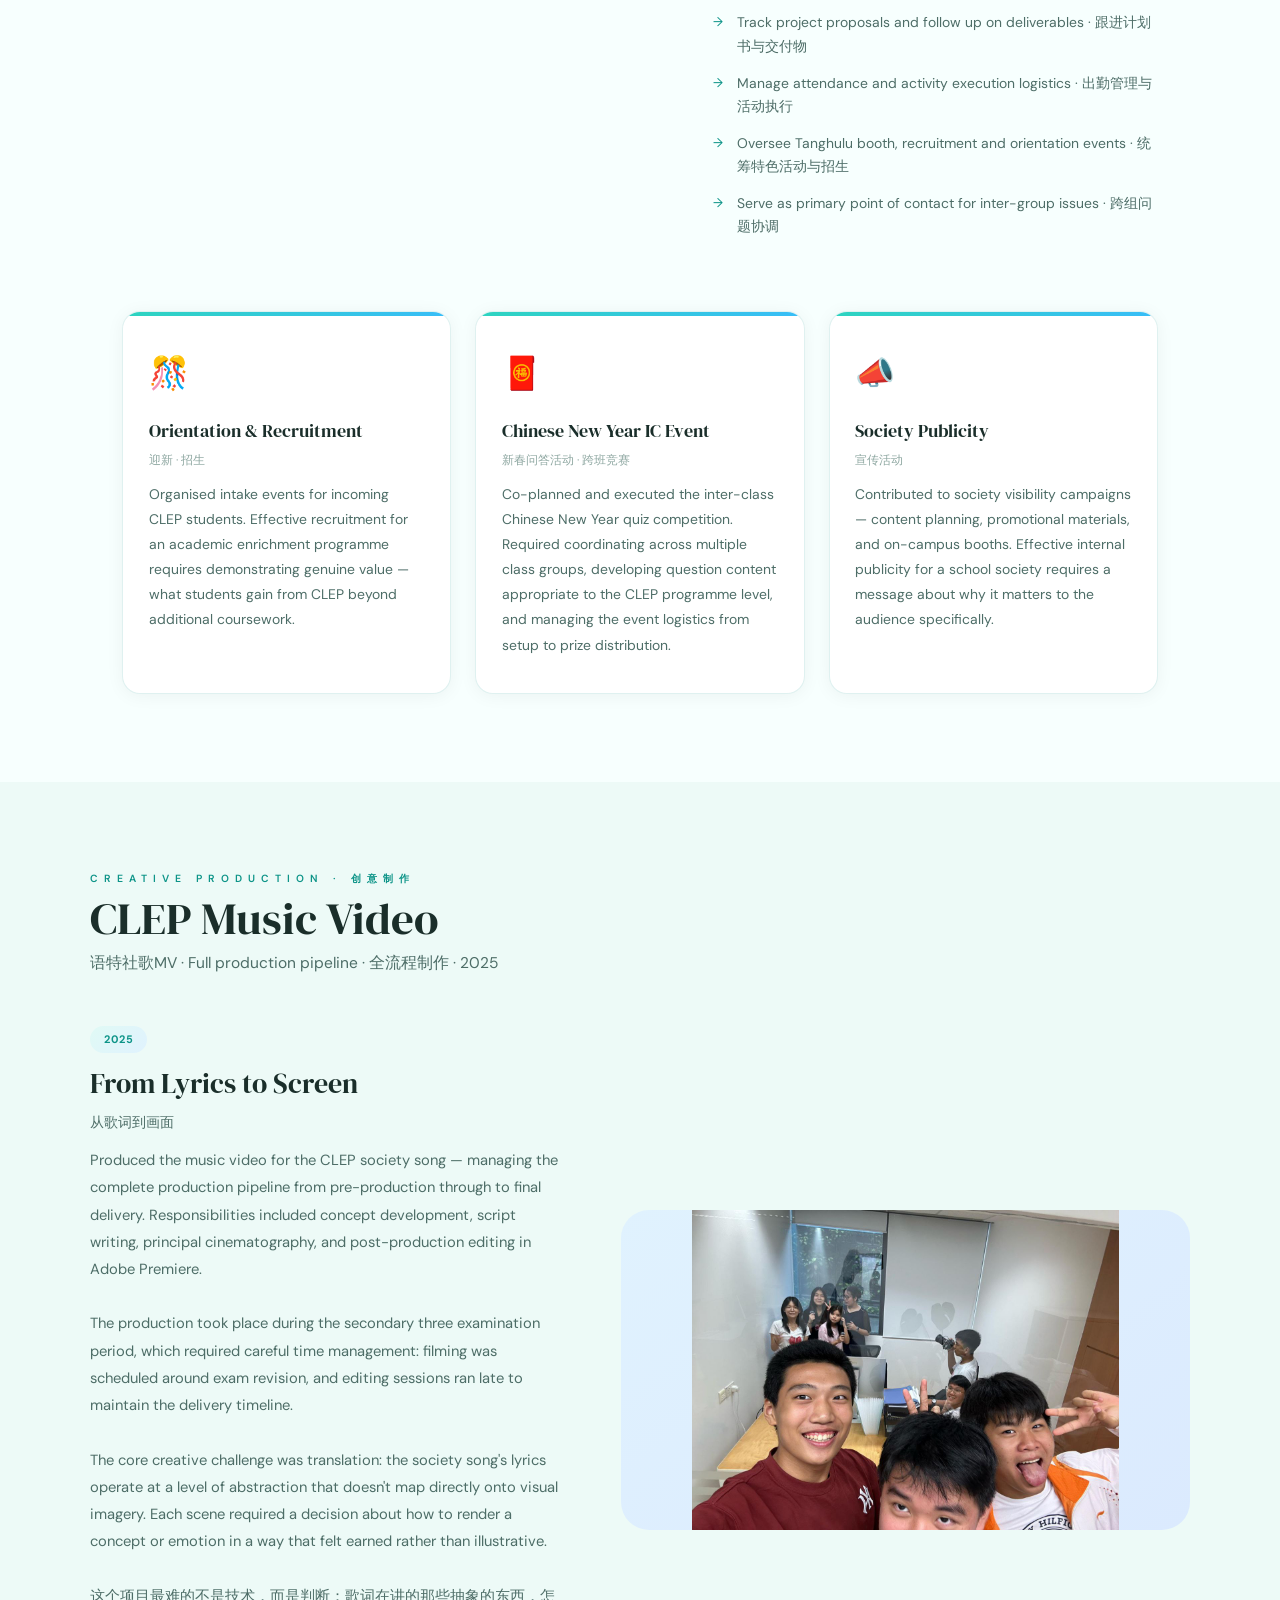
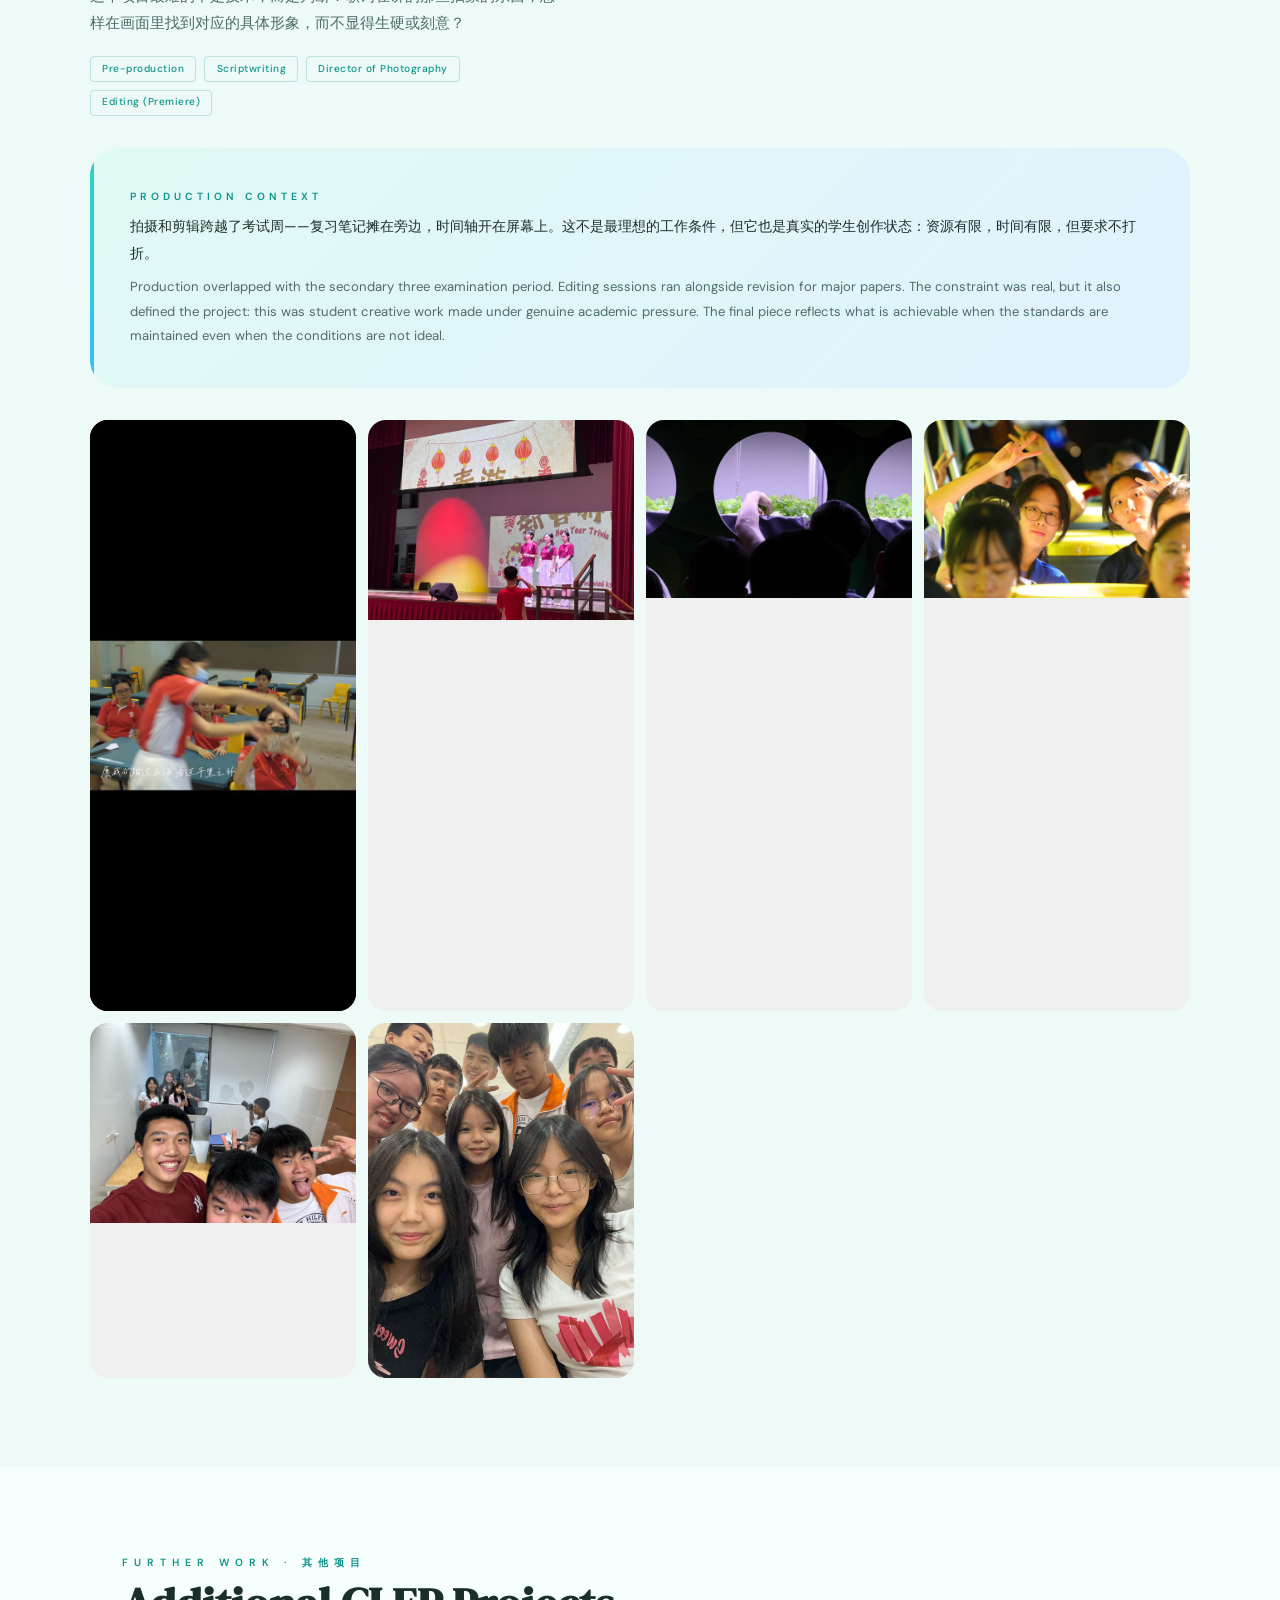
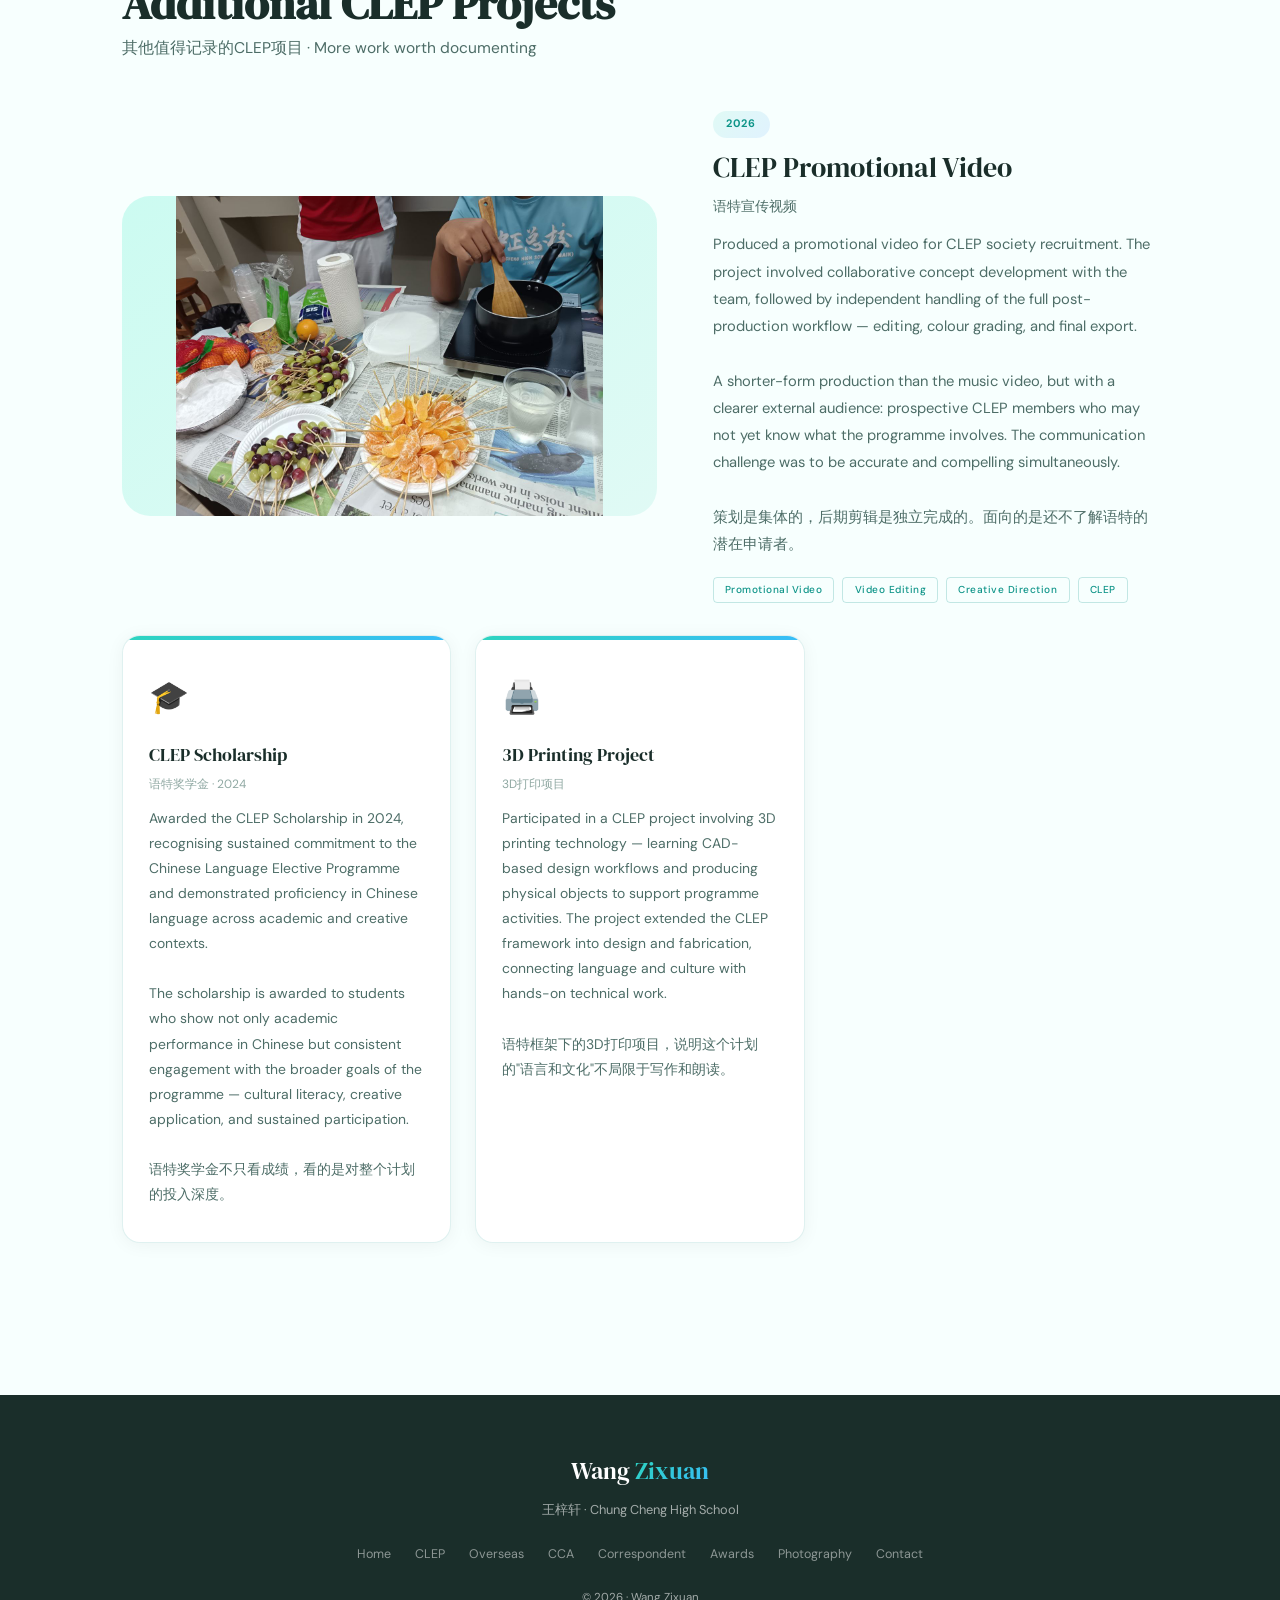
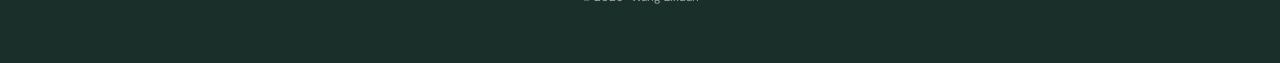
<file: clep.html>
<!DOCTYPE html>
<html lang="en">
<head>
  <meta charset="UTF-8">
  <meta name="viewport" content="width=device-width, initial-scale=1.0">
  <title>CLEP · Wang Zixuan Portfolio</title>
  <meta name="description" content="CLEP Chinese Language Elective Programme — Vice Chair, Music Video, Scholarship.">
  <link rel="stylesheet" href="css/style.css">
</head>
<body>

<nav class="nav" role="navigation">
  <div class="nav-inner">
    <a href="index.html" class="nav-logo">Wang <span>Zixuan</span></a>
    <ul class="nav-links" role="list">
      <li><a href="index.html" class="nav-link">Home</a></li>
      <li><a href="clep.html" class="nav-link">CLEP</a></li>
      <li><a href="overseas.html" class="nav-link">Overseas</a></li>
      <li><a href="cca.html" class="nav-link">CCA</a></li>
      <li><a href="correspondent.html" class="nav-link">Correspondent</a></li>
      <li><a href="experiences.html" class="nav-link">Awards</a></li>
      <li><a href="photography.html" class="nav-link">Photography</a></li>
      <li><a href="contact.html" class="nav-link">Contact</a></li>
    </ul>
    <button class="hamburger" aria-label="Toggle menu" aria-expanded="false">
      <span></span><span></span><span></span>
    </button>
  </div>
</nav>

<div class="nav-mobile">
  <a href="index.html" class="nav-link">Home 首页</a>
  <a href="clep.html" class="nav-link">CLEP</a>
  <a href="overseas.html" class="nav-link">Overseas 海外浸濡</a>
  <a href="cca.html" class="nav-link">CCA 课外活动</a>
  <a href="correspondent.html" class="nav-link">Correspondent 通讯员</a>
  <a href="experiences.html" class="nav-link">Awards &amp; Experiences</a>
  <a href="photography.html" class="nav-link">Photography 摄影</a>
  <a href="contact.html" class="nav-link">Contact 联系我</a>
</div>

<main class="page-wrapper">

  <!-- ── Page Hero ── -->
  <div class="page-hero">
    <div class="page-hero-inner">
      <div class="page-eyebrow fade-up">Chinese Language Elective Programme · 语特计划</div>
      <h1 class="page-title fade-up">CLEP</h1>
      <p class="page-subtitle fade-up">悦习社 · Yuè Xí Society · Vice Chair 副主席</p>
      <p class="page-desc fade-up">
        The Chinese Language Elective Programme (CLEP) at Chung Cheng High School is a structured enrichment programme for students with strong commitment to Chinese language and culture. Involvement spans the full four secondary school years: beginning as a scholarship recipient, progressing through active production roles, and culminating in the Vice Chair position of the affiliated society, 悦习社.
        <br><br>
        The range of work produced under CLEP — music videos, promotional videos, 3D printing projects, and society events — reflects the programme's emphasis on creative application of language, not just academic proficiency. This page documents that full body of work.
        <br><br>
        语特不只是一门课，它是一个框架——让语言能力在真实的创作项目和领导角色中得到检验。从奖学金到副主席，四年的投入有始有终。
      </p>
    </div>
  </div>


  <!-- ── Vice Chair ── -->
  <section class="section" aria-labelledby="vicechair-heading">
    <div class="s-label fade-up">Leadership Role · 领导职务</div>
    <h2 class="s-title fade-up" id="vicechair-heading">Vice Chair — 悦习社</h2>
    <p class="s-subtitle fade-up">悦习社副主席 · 2026 · Coordinating operations across all subcommittees · 跨组协调与执行</p>

    <div class="mag-grid">
      <div class="mag-image mi-teal fade-left">
        <img src="images/clep/team-group.jpg" alt="悦习社团队合照 CLEP Society" loading="lazy" style="width:100%;height:100%;object-fit:contain;border-radius:inherit;position:absolute;top:0;left:0;">
      </div>
      <div class="mag-content fade-right">
        <div class="role-badge">🏛️ CLEP Society Vice Chair · 2026</div>
        <div class="mag-title">Operational Coordination</div>
        <div class="mag-title-cn">副主席 · 负责跨组协调与执行</div>
        <p class="mag-desc">
          The Vice Chair role in 悦习社 is primarily an operational one: ensuring that all subcommittees are aligned, that project proposals are tracked and followed up, and that execution meets the standards the society has set for itself.
          <br><br>
          Day-to-day responsibilities include coordinating group leaders, maintaining project timelines, managing attendance records, and troubleshooting logistical issues across events. In practice, this often means identifying problems before they become visible and resolving them without disruption.
          <br><br>
          Specific initiatives overseen: the Tanghulu booth, inter-class recruitment drives, orientation for new CLEP members, and the Chinese New Year quiz competition.
          <br><br>
          副主席的工作大部分是看不见的——问题解决了，活动顺利进行，但那不是偶然。
        </p>
        <ul class="styled-list" style="margin-top:1rem;">
          <li>Coordinate group leaders across all subcommittees · 协调各组组长</li>
          <li>Track project proposals and follow up on deliverables · 跟进计划书与交付物</li>
          <li>Manage attendance and activity execution logistics · 出勤管理与活动执行</li>
          <li>Oversee Tanghulu booth, recruitment and orientation events · 统筹特色活动与招生</li>
          <li>Serve as primary point of contact for inter-group issues · 跨组问题协调</li>
        </ul>
      </div>
    </div>

    <!-- Activities grid -->
    <div class="cards-grid" style="margin-top:1rem;">
      <div class="feature-card fade-up">
        <div class="fc-icon">🎊</div>
        <div class="fc-title">Orientation &amp; Recruitment</div>
        <div class="fc-title-cn">迎新 · 招生</div>
        <p class="fc-desc">Organised intake events for incoming CLEP students. Effective recruitment for an academic enrichment programme requires demonstrating genuine value — what students gain from CLEP beyond additional coursework.</p>
      </div>
      <div class="feature-card fade-up">
        <div class="fc-icon">🧧</div>
        <div class="fc-title">Chinese New Year IC Event</div>
        <div class="fc-title-cn">新春问答活动 · 跨班竞赛</div>
        <p class="fc-desc">Co-planned and executed the inter-class Chinese New Year quiz competition. Required coordinating across multiple class groups, developing question content appropriate to the CLEP programme level, and managing the event logistics from setup to prize distribution.</p>
      </div>
      <div class="feature-card fade-up">
        <div class="fc-icon">📣</div>
        <div class="fc-title">Society Publicity</div>
        <div class="fc-title-cn">宣传活动</div>
        <p class="fc-desc">Contributed to society visibility campaigns — content planning, promotional materials, and on-campus booths. Effective internal publicity for a school society requires a message about why it matters to the audience specifically.</p>
      </div>
    </div>
  </section>


  <!-- ── Music Video ── -->
  <div class="section-full">
    <div class="section-full-inner">
      <div class="s-label fade-up">Creative Production · 创意制作</div>
      <div class="s-title fade-up">CLEP Music Video</div>
      <div class="s-subtitle fade-up">语特社歌MV · Full production pipeline · 全流程制作 · 2025</div>

      <div class="mag-grid reverse" style="margin-bottom:2rem;">
        <div class="mag-content fade-left">
          <div class="mag-year">2025</div>
          <div class="mag-title">From Lyrics to Screen</div>
          <div class="mag-title-cn">从歌词到画面</div>
          <p class="mag-desc">
            Produced the music video for the CLEP society song — managing the complete production pipeline from pre-production through to final delivery. Responsibilities included concept development, script writing, principal cinematography, and post-production editing in Adobe Premiere.
            <br><br>
            The production took place during the secondary three examination period, which required careful time management: filming was scheduled around exam revision, and editing sessions ran late to maintain the delivery timeline.
            <br><br>
            The core creative challenge was translation: the society song's lyrics operate at a level of abstraction that doesn't map directly onto visual imagery. Each scene required a decision about how to render a concept or emotion in a way that felt earned rather than illustrative.
            <br><br>
            这个项目最难的不是技术，而是判断：歌词在讲的那些抽象的东西，怎样在画面里找到对应的具体形象，而不显得生硬或刻意？
          </p>
          <div class="mag-tags">
            <span class="mag-tag">Pre-production</span>
            <span class="mag-tag">Scriptwriting</span>
            <span class="mag-tag">Director of Photography</span>
            <span class="mag-tag">Editing (Premiere)</span>
          </div>
        </div>
        <div class="mag-image mi-blue fade-right">
          <img src="images/clep/team-selfie.jpg" alt="CLEP MV拍摄幕后花絮" loading="lazy" style="width:100%;height:100%;object-fit:contain;border-radius:inherit;position:absolute;top:0;left:0;">
        </div>
      </div>

      <div class="highlight-box fade-up">
        <div class="hb-label">Production Context</div>
        <p class="hb-text">拍摄和剪辑跨越了考试周——复习笔记摊在旁边，时间轴开在屏幕上。这不是最理想的工作条件，但它也是真实的学生创作状态：资源有限，时间有限，但要求不打折。</p>
        <p class="hb-text-en">Production overlapped with the secondary three examination period. Editing sessions ran alongside revision for major papers. The constraint was real, but it also defined the project: this was student creative work made under genuine academic pressure. The final piece reflects what is achievable when the standards are maintained even when the conditions are not ideal.</p>
      </div>

      <!-- MV Photo Gallery -->
      <div class="photo-gallery fade-up" style="margin-top:2rem;">
        <div class="gallery-grid">
          <div class="gallery-item">
            <img src="images/clep/mv-screenshot.jpg" alt="MV截图——愿我们踏过山海" loading="lazy" style="object-fit:contain;background:#000;">
          </div>
          <div class="gallery-item">
            <img src="images/clep/mv-airport.jpg" alt="MV拍摄机场场景" loading="lazy" style="object-fit:contain;">
          </div>
          <div class="gallery-item">
            <img src="images/clep/mv-hydroponics.jpg" alt="MV拍摄水耕紫光场景" loading="lazy" style="object-fit:contain;">
          </div>
          <div class="gallery-item">
            <img src="images/clep/mv-bus.jpg" alt="MV拍摄夜间巴士" loading="lazy" style="object-fit:contain;">
          </div>
          <div class="gallery-item">
            <img src="images/clep/team-selfie.jpg" alt="MV拍摄现场幕后" loading="lazy" style="object-fit:contain;">
          </div>
          <div class="gallery-item">
            <img src="images/clep/team-group.jpg" alt="悦习社团队合照" loading="lazy" style="object-fit:contain;">
          </div>
        </div>
      </div>
    </div>
  </div>


  <!-- ── Promo Video + Scholarship + 3D ── -->
  <section class="section">
    <div class="s-label fade-up">Further Work · 其他项目</div>
    <h2 class="s-title fade-up">Additional CLEP Projects</h2>
    <p class="s-subtitle fade-up">其他值得记录的CLEP项目 · More work worth documenting</p>

    <!-- Promo Video with its own photo -->
    <div class="mag-grid" style="margin-bottom:2rem;">
      <div class="mag-image mi-teal fade-left">
        <img src="images/clep/mv-tanghulu.jpg" alt="CLEP 活动冰糖葫芦" loading="lazy" style="width:100%;height:100%;object-fit:contain;border-radius:inherit;position:absolute;top:0;left:0;">
      </div>
      <div class="mag-content fade-right">
        <div class="mag-year">2026</div>
        <div class="mag-title">CLEP Promotional Video</div>
        <div class="mag-title-cn">语特宣传视频</div>
        <p class="mag-desc">
          Produced a promotional video for CLEP society recruitment. The project involved collaborative concept development with the team, followed by independent handling of the full post-production workflow — editing, colour grading, and final export.
          <br><br>
          A shorter-form production than the music video, but with a clearer external audience: prospective CLEP members who may not yet know what the programme involves. The communication challenge was to be accurate and compelling simultaneously.
          <br><br>
          策划是集体的，后期剪辑是独立完成的。面向的是还不了解语特的潜在申请者。
        </p>
        <div class="mag-tags">
          <span class="mag-tag">Promotional Video</span>
          <span class="mag-tag">Video Editing</span>
          <span class="mag-tag">Creative Direction</span>
          <span class="mag-tag">CLEP</span>
        </div>
      </div>
    </div>

    <div class="cards-grid">
      <div class="feature-card fade-up">
        <div class="fc-icon">🎓</div>
        <div class="fc-title">CLEP Scholarship</div>
        <div class="fc-title-cn">语特奖学金 · 2024</div>
        <p class="fc-desc">
          Awarded the CLEP Scholarship in 2024, recognising sustained commitment to the Chinese Language Elective Programme and demonstrated proficiency in Chinese language across academic and creative contexts.
          <br><br>
          The scholarship is awarded to students who show not only academic performance in Chinese but consistent engagement with the broader goals of the programme — cultural literacy, creative application, and sustained participation.
          <br><br>
          语特奖学金不只看成绩，看的是对整个计划的投入深度。
        </p>
      </div>
      <div class="feature-card fade-up">
        <div class="fc-icon">🖨️</div>
        <div class="fc-title">3D Printing Project</div>
        <div class="fc-title-cn">3D打印项目</div>
        <p class="fc-desc">
          Participated in a CLEP project involving 3D printing technology — learning CAD-based design workflows and producing physical objects to support programme activities. The project extended the CLEP framework into design and fabrication, connecting language and culture with hands-on technical work.
          <br><br>
          语特框架下的3D打印项目，说明这个计划的"语言和文化"不局限于写作和朗读。
        </p>
      </div>
    </div>
  </section>

</main>

<footer class="footer">
  <div class="footer-logo">Wang <span>Zixuan</span></div>
  <p style="font-size:0.8rem; margin-bottom:0.3rem;">王梓轩 · Chung Cheng High School</p>
  <div class="footer-links">
    <a href="index.html" class="footer-link">Home</a>
    <a href="clep.html" class="footer-link">CLEP</a>
    <a href="overseas.html" class="footer-link">Overseas</a>
    <a href="cca.html" class="footer-link">CCA</a>
    <a href="correspondent.html" class="footer-link">Correspondent</a>
    <a href="experiences.html" class="footer-link">Awards</a>
    <a href="photography.html" class="footer-link">Photography</a>
    <a href="contact.html" class="footer-link">Contact</a>
  </div>
  <p class="footer-copy">© 2026 · Wang Zixuan</p>
</footer>

<script src="js/main.js"></script>
</body>
</html>
</file>
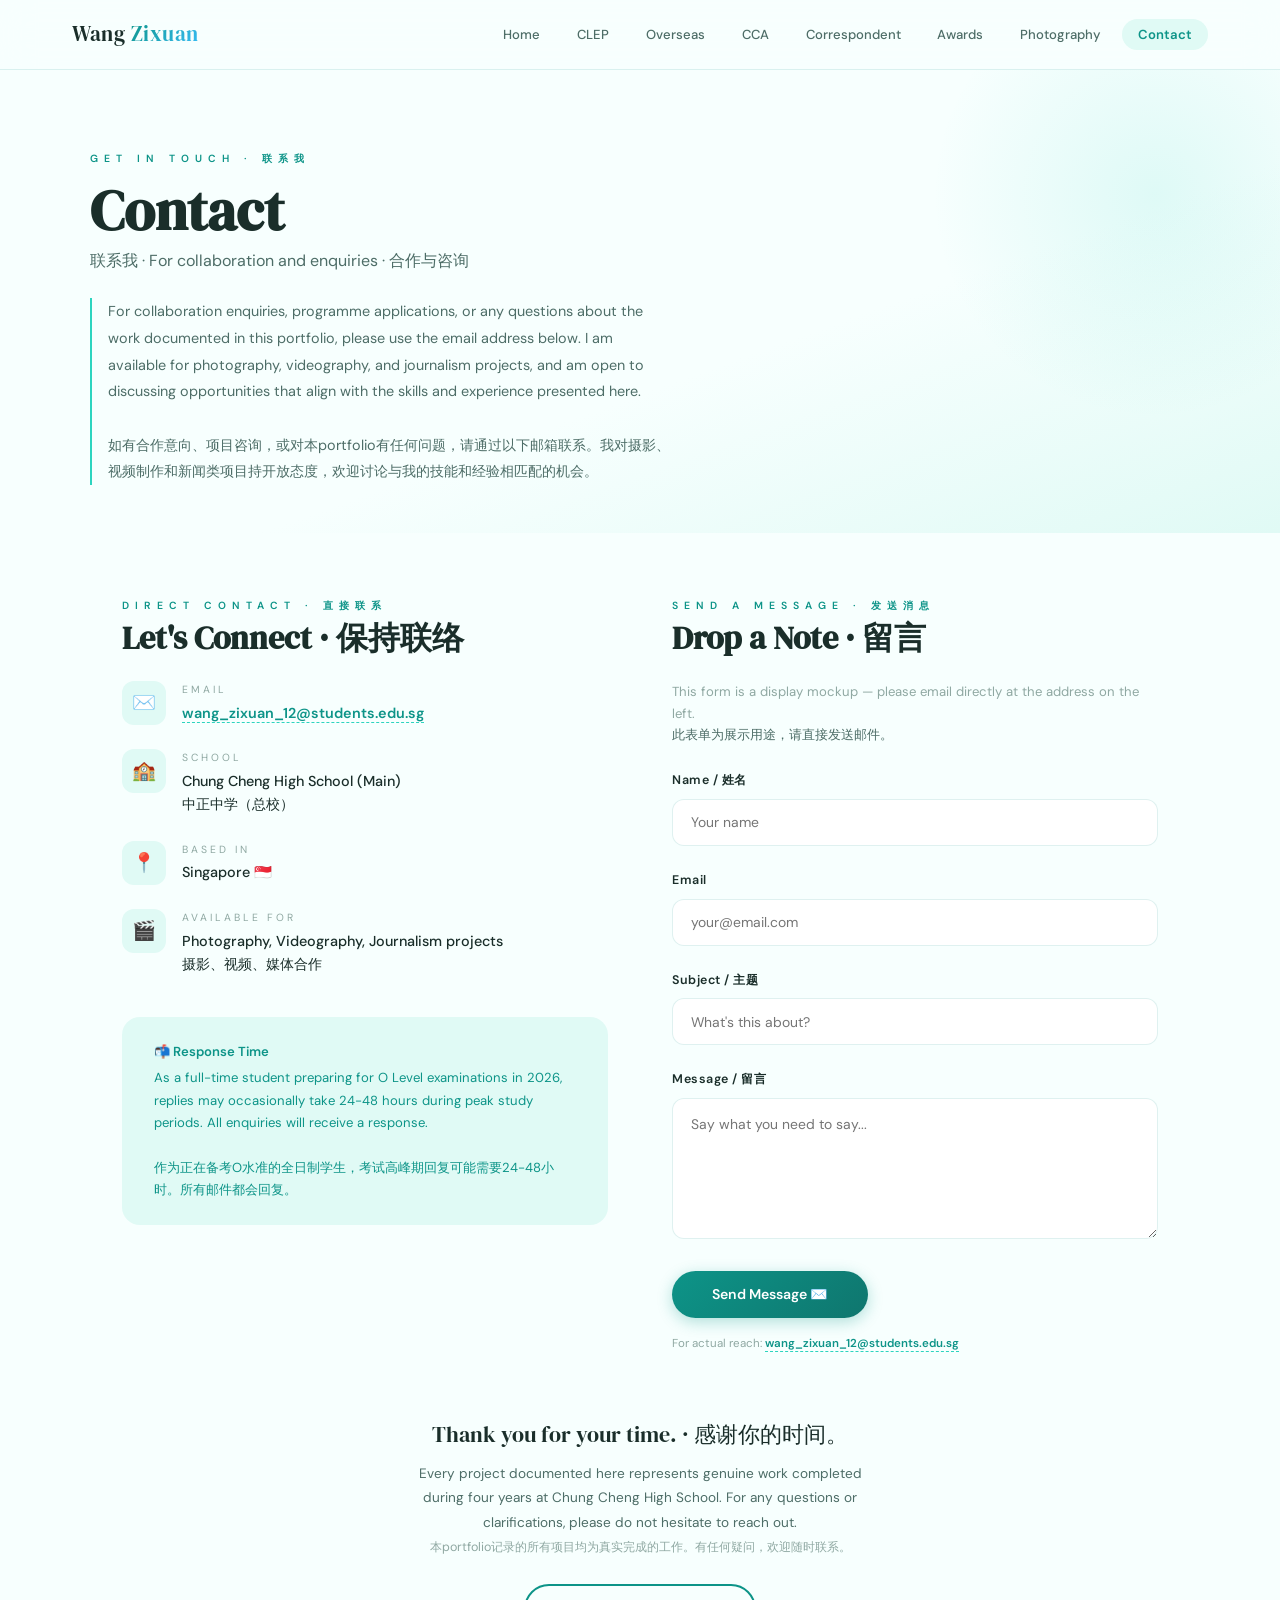
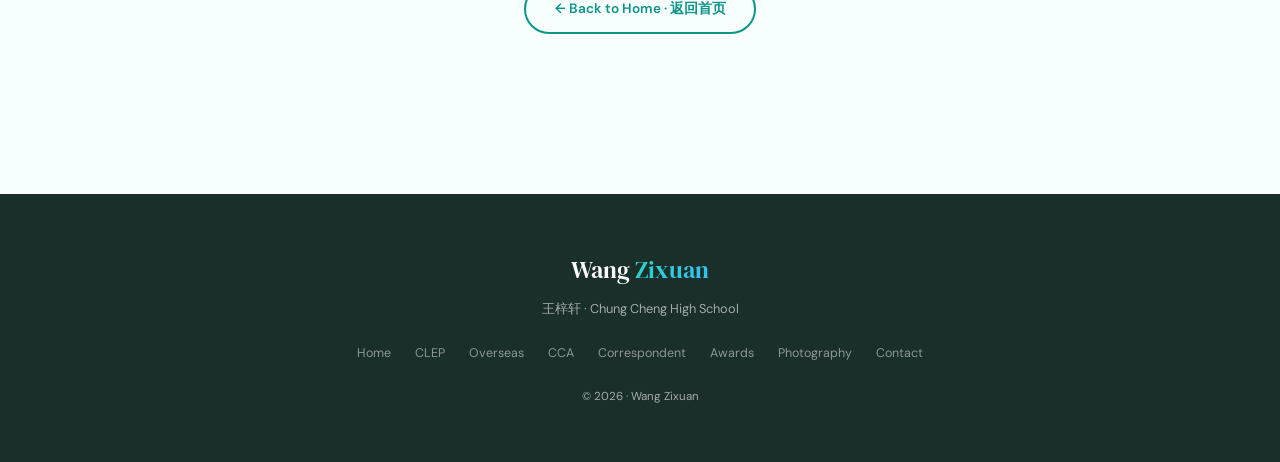
<file: contact.html>
<!DOCTYPE html>
<html lang="en">
<head>
  <meta charset="UTF-8">
  <meta name="viewport" content="width=device-width, initial-scale=1.0">
  <title>Contact · Wang Zixuan Portfolio</title>
  <meta name="description" content="Get in touch with Wang Zixuan — collaboration, opportunities, or just a conversation.">
  <link rel="stylesheet" href="css/style.css">
  <style>
    /* Contact page specific tweaks */
    .contact-page-wrap {
      max-width: 1100px;
      margin: 0 auto;
      padding: 4rem 2rem 6rem;
    }
    .contact-intro {
      max-width: 600px;
      margin-bottom: 3.5rem;
    }
    .contact-intro .s-title { margin-bottom: 0.6rem; }
    .contact-intro p {
      color: var(--text-light);
      font-size: 0.9rem;
      line-height: 1.85;
    }

    /* Form submit button */
    .form-submit {
      display: inline-flex;
      align-items: center;
      gap: 0.5rem;
      padding: 0.9rem 2.5rem;
      background: linear-gradient(135deg, var(--teal-mid), var(--teal-dark));
      color: white;
      border: none;
      border-radius: 50px;
      font-family: 'DM Sans', sans-serif;
      font-size: 0.88rem;
      font-weight: 600;
      cursor: pointer;
      transition: all 0.3s ease;
      box-shadow: 0 4px 15px rgba(13, 148, 136, 0.3);
    }
    .form-submit:hover {
      transform: translateY(-2px);
      box-shadow: 0 8px 25px rgba(13, 148, 136, 0.45);
    }
    .form-submit:active { transform: translateY(0); }

    /* Email link */
    .email-link {
      color: var(--teal-mid);
      font-weight: 600;
      border-bottom: 1px dashed var(--teal);
      transition: opacity 0.2s;
    }
    .email-link:hover { opacity: 0.75; }

    /* Social / links row */
    .social-note {
      background: var(--teal-light);
      border-radius: var(--radius-md);
      padding: 1.5rem 2rem;
      margin-top: 2.5rem;
      font-size: 0.82rem;
      color: var(--teal-mid);
      line-height: 1.7;
    }
    .social-note strong { font-weight: 600; display: block; margin-bottom: 0.25rem; }
  </style>
</head>
<body>

<nav class="nav" role="navigation">
  <div class="nav-inner">
    <a href="index.html" class="nav-logo">Wang <span>Zixuan</span></a>
    <ul class="nav-links" role="list">
      <li><a href="index.html" class="nav-link">Home</a></li>
      <li><a href="clep.html" class="nav-link">CLEP</a></li>
      <li><a href="overseas.html" class="nav-link">Overseas</a></li>
      <li><a href="cca.html" class="nav-link">CCA</a></li>
      <li><a href="correspondent.html" class="nav-link">Correspondent</a></li>
      <li><a href="experiences.html" class="nav-link">Awards</a></li>
      <li><a href="photography.html" class="nav-link">Photography</a></li>
      <li><a href="contact.html" class="nav-link">Contact</a></li>
    </ul>
    <button class="hamburger" aria-label="Toggle menu" aria-expanded="false">
      <span></span><span></span><span></span>
    </button>
  </div>
</nav>

<div class="nav-mobile">
  <a href="index.html" class="nav-link">Home 首页</a>
  <a href="clep.html" class="nav-link">CLEP</a>
  <a href="overseas.html" class="nav-link">Overseas 海外浸濡</a>
  <a href="cca.html" class="nav-link">CCA 课外活动</a>
  <a href="correspondent.html" class="nav-link">Correspondent 通讯员</a>
  <a href="experiences.html" class="nav-link">Awards &amp; Experiences</a>
  <a href="photography.html" class="nav-link">Photography 摄影</a>
  <a href="contact.html" class="nav-link">Contact 联系我</a>
</div>

<main class="page-wrapper">

  <!-- ── Page Hero ── -->
  <div class="page-hero">
    <div class="page-hero-inner">
      <div class="page-eyebrow fade-up">Get in Touch · 联系我</div>
      <h1 class="page-title fade-up">Contact</h1>
      <p class="page-subtitle fade-up">联系我 · For collaboration and enquiries · 合作与咨询</p>
      <p class="page-desc fade-up">
        For collaboration enquiries, programme applications, or any questions about the work documented in this portfolio, please use the email address below. I am available for photography, videography, and journalism projects, and am open to discussing opportunities that align with the skills and experience presented here.
        <br><br>
        如有合作意向、项目咨询，或对本portfolio有任何问题，请通过以下邮箱联系。我对摄影、视频制作和新闻类项目持开放态度，欢迎讨论与我的技能和经验相匹配的机会。
      </p>
    </div>
  </div>


  <!-- ── Contact content ── -->
  <div class="contact-page-wrap">
    <div class="contact-grid">

      <!-- Left: Info -->
      <div class="contact-info fade-left">
        <div class="s-label" style="margin-bottom:0.4rem;">Direct Contact · 直接联系</div>
        <h2 class="s-title" style="font-size:2rem; margin-bottom:1.5rem;">Let's Connect · 保持联络</h2>

        <div class="contact-item">
          <div class="ci-icon">✉️</div>
          <div class="ci-text">
            <div class="ci-label">Email</div>
            <div class="ci-value">
              <a href="mailto:wang_zixuan_12@students.edu.sg" class="email-link">
                wang_zixuan_12@students.edu.sg
              </a>
            </div>
          </div>
        </div>

        <div class="contact-item">
          <div class="ci-icon">🏫</div>
          <div class="ci-text">
            <div class="ci-label">School</div>
            <div class="ci-value">Chung Cheng High School (Main)<br>中正中学（总校）</div>
          </div>
        </div>

        <div class="contact-item">
          <div class="ci-icon">📍</div>
          <div class="ci-text">
            <div class="ci-label">Based in</div>
            <div class="ci-value">Singapore 🇸🇬</div>
          </div>
        </div>

        <div class="contact-item">
          <div class="ci-icon">🎬</div>
          <div class="ci-text">
            <div class="ci-label">Available for</div>
            <div class="ci-value">Photography, Videography, Journalism projects<br>摄影、视频、媒体合作</div>
          </div>
        </div>

        <div class="social-note">
          <strong>📬 Response Time</strong>
          As a full-time student preparing for O Level examinations in 2026, replies may occasionally take 24-48 hours during peak study periods. All enquiries will receive a response.
          <br><br>
          作为正在备考O水准的全日制学生，考试高峰期回复可能需要24-48小时。所有邮件都会回复。
        </div>
      </div>

      <!-- Right: Form -->
      <div class="contact-form fade-right">
        <div class="s-label" style="margin-bottom:0.4rem;">Send a Message · 发送消息</div>
        <h2 class="s-title" style="font-size:2rem; margin-bottom:1.5rem;">Drop a Note · 留言</h2>
        <p style="font-size:0.82rem; color:var(--text-muted); margin-bottom:1.5rem;">
          This form is a display mockup — please email directly at the address on the left.<br>
          <span style="color:var(--text-light);">此表单为展示用途，请直接发送邮件。</span>
        </p>

        <form onsubmit="return false;" aria-label="Contact form">
          <div class="form-group">
            <label class="form-label" for="contact-name">Name / 姓名</label>
            <input
              type="text"
              id="contact-name"
              class="form-input"
              placeholder="Your name"
              autocomplete="name"
            >
          </div>
          <div class="form-group">
            <label class="form-label" for="contact-email">Email</label>
            <input
              type="email"
              id="contact-email"
              class="form-input"
              placeholder="your@email.com"
              autocomplete="email"
            >
          </div>
          <div class="form-group">
            <label class="form-label" for="contact-subject">Subject / 主题</label>
            <input
              type="text"
              id="contact-subject"
              class="form-input"
              placeholder="What's this about?"
            >
          </div>
          <div class="form-group">
            <label class="form-label" for="contact-message">Message / 留言</label>
            <textarea
              id="contact-message"
              class="form-textarea"
              placeholder="Say what you need to say..."
              rows="5"
            ></textarea>
          </div>
          <button type="submit" class="form-submit">
            Send Message ✉️
          </button>
          <p class="form-note" style="margin-top:1rem;">
            For actual reach: <a href="mailto:wang_zixuan_12@students.edu.sg" class="email-link">wang_zixuan_12@students.edu.sg</a>
          </p>
        </form>
      </div>

    </div>

    <!-- Bottom sign-off -->
    <div style="margin-top:4rem; text-align:center;" class="fade-up">
      <div style="font-family:'DM Serif Display', serif; font-size:1.4rem; color:var(--text); margin-bottom:0.5rem;">
        Thank you for your time. · 感谢你的时间。
      </div>
      <p style="font-size:0.85rem; color:var(--text-light); max-width:480px; margin:0 auto; line-height:1.8;">
        Every project documented here represents genuine work completed during four years at Chung Cheng High School. For any questions or clarifications, please do not hesitate to reach out.
        <br>
        <span style="color:var(--text-muted); font-size:0.78rem;">本portfolio记录的所有项目均为真实完成的工作。有任何疑问，欢迎随时联系。</span>
      </p>
      <div style="margin-top:1.5rem;">
        <a href="index.html" class="btn-outline" style="margin:0 auto;">← Back to Home · 返回首页</a>
      </div>
    </div>
  </div>

</main>

<footer class="footer">
  <div class="footer-logo">Wang <span>Zixuan</span></div>
  <p style="font-size:0.8rem; margin-bottom:0.3rem;">王梓轩 · Chung Cheng High School</p>
  <div class="footer-links">
    <a href="index.html" class="footer-link">Home</a>
    <a href="clep.html" class="footer-link">CLEP</a>
    <a href="overseas.html" class="footer-link">Overseas</a>
    <a href="cca.html" class="footer-link">CCA</a>
    <a href="correspondent.html" class="footer-link">Correspondent</a>
    <a href="experiences.html" class="footer-link">Awards</a>
    <a href="photography.html" class="footer-link">Photography</a>
    <a href="contact.html" class="footer-link">Contact</a>
  </div>
  <p class="footer-copy">© 2026 · Wang Zixuan</p>
</footer>

<script src="js/main.js"></script>
</body>
</html>
</file>
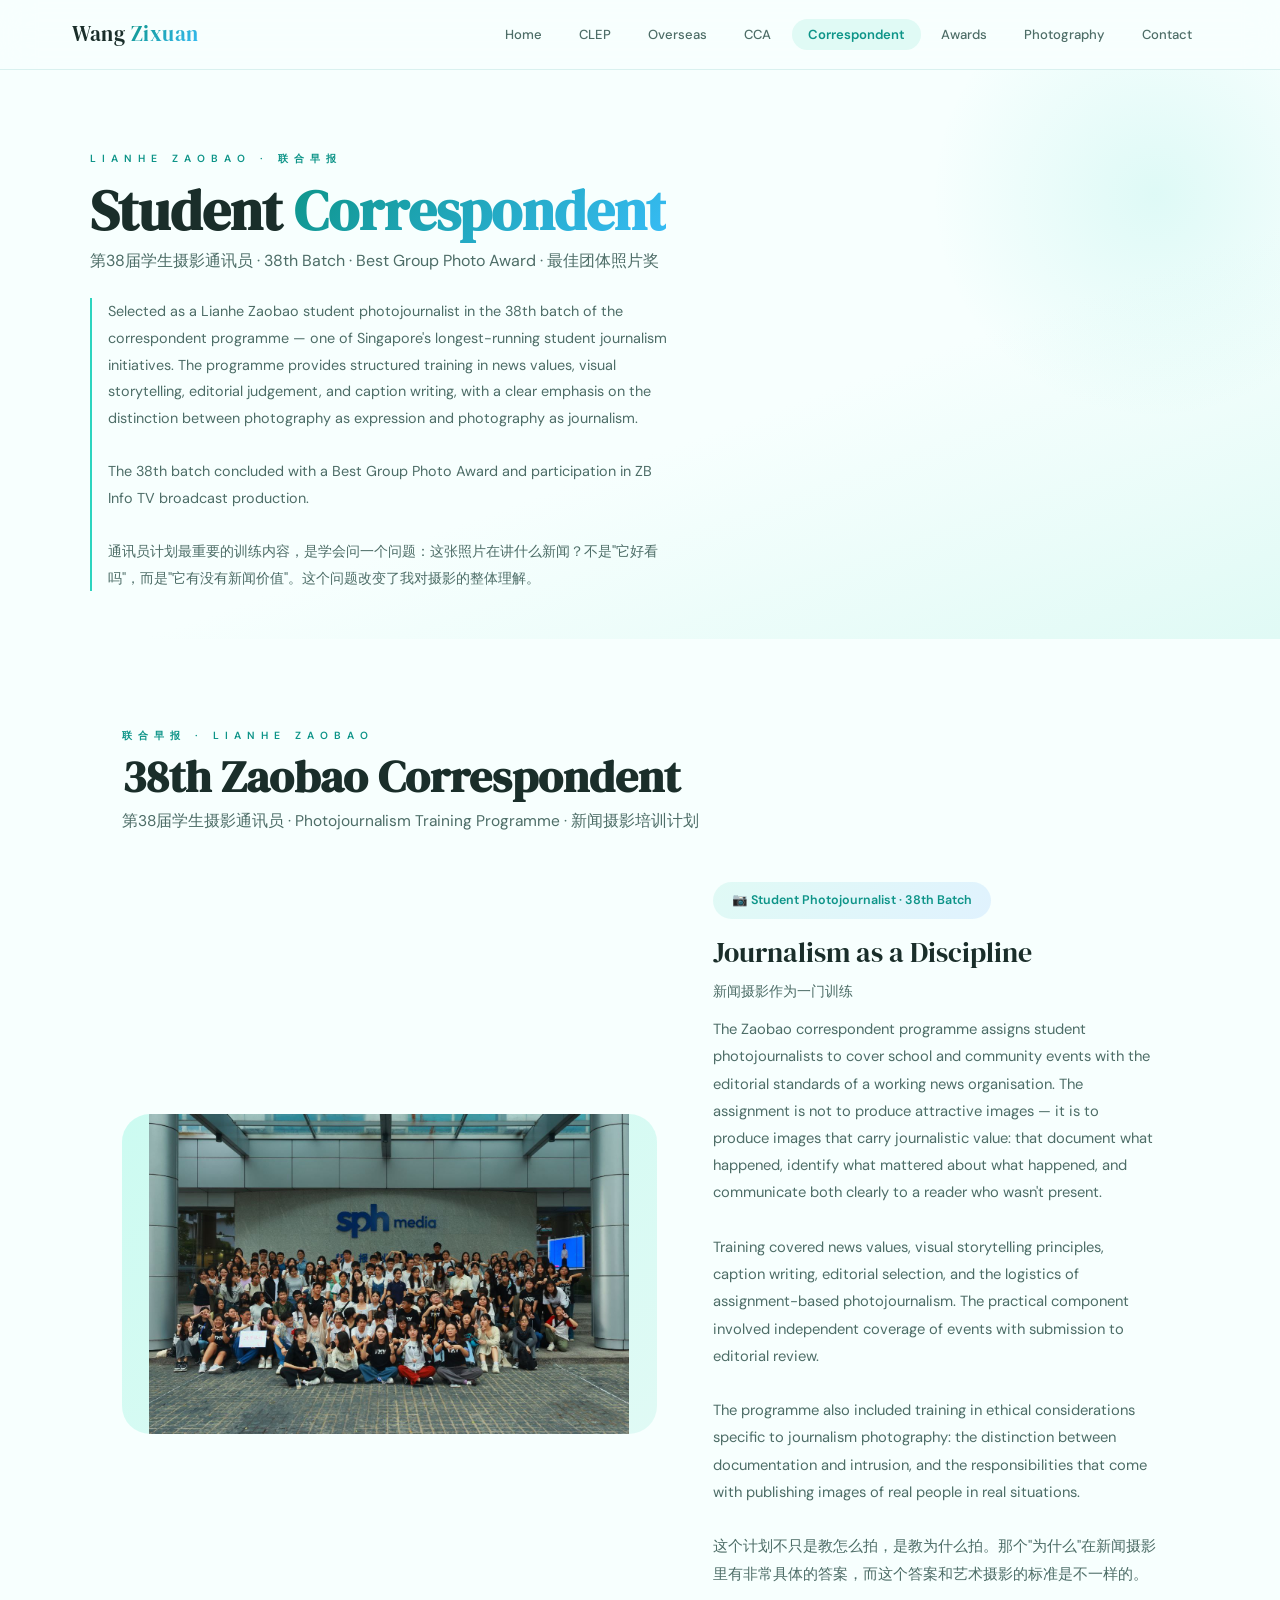
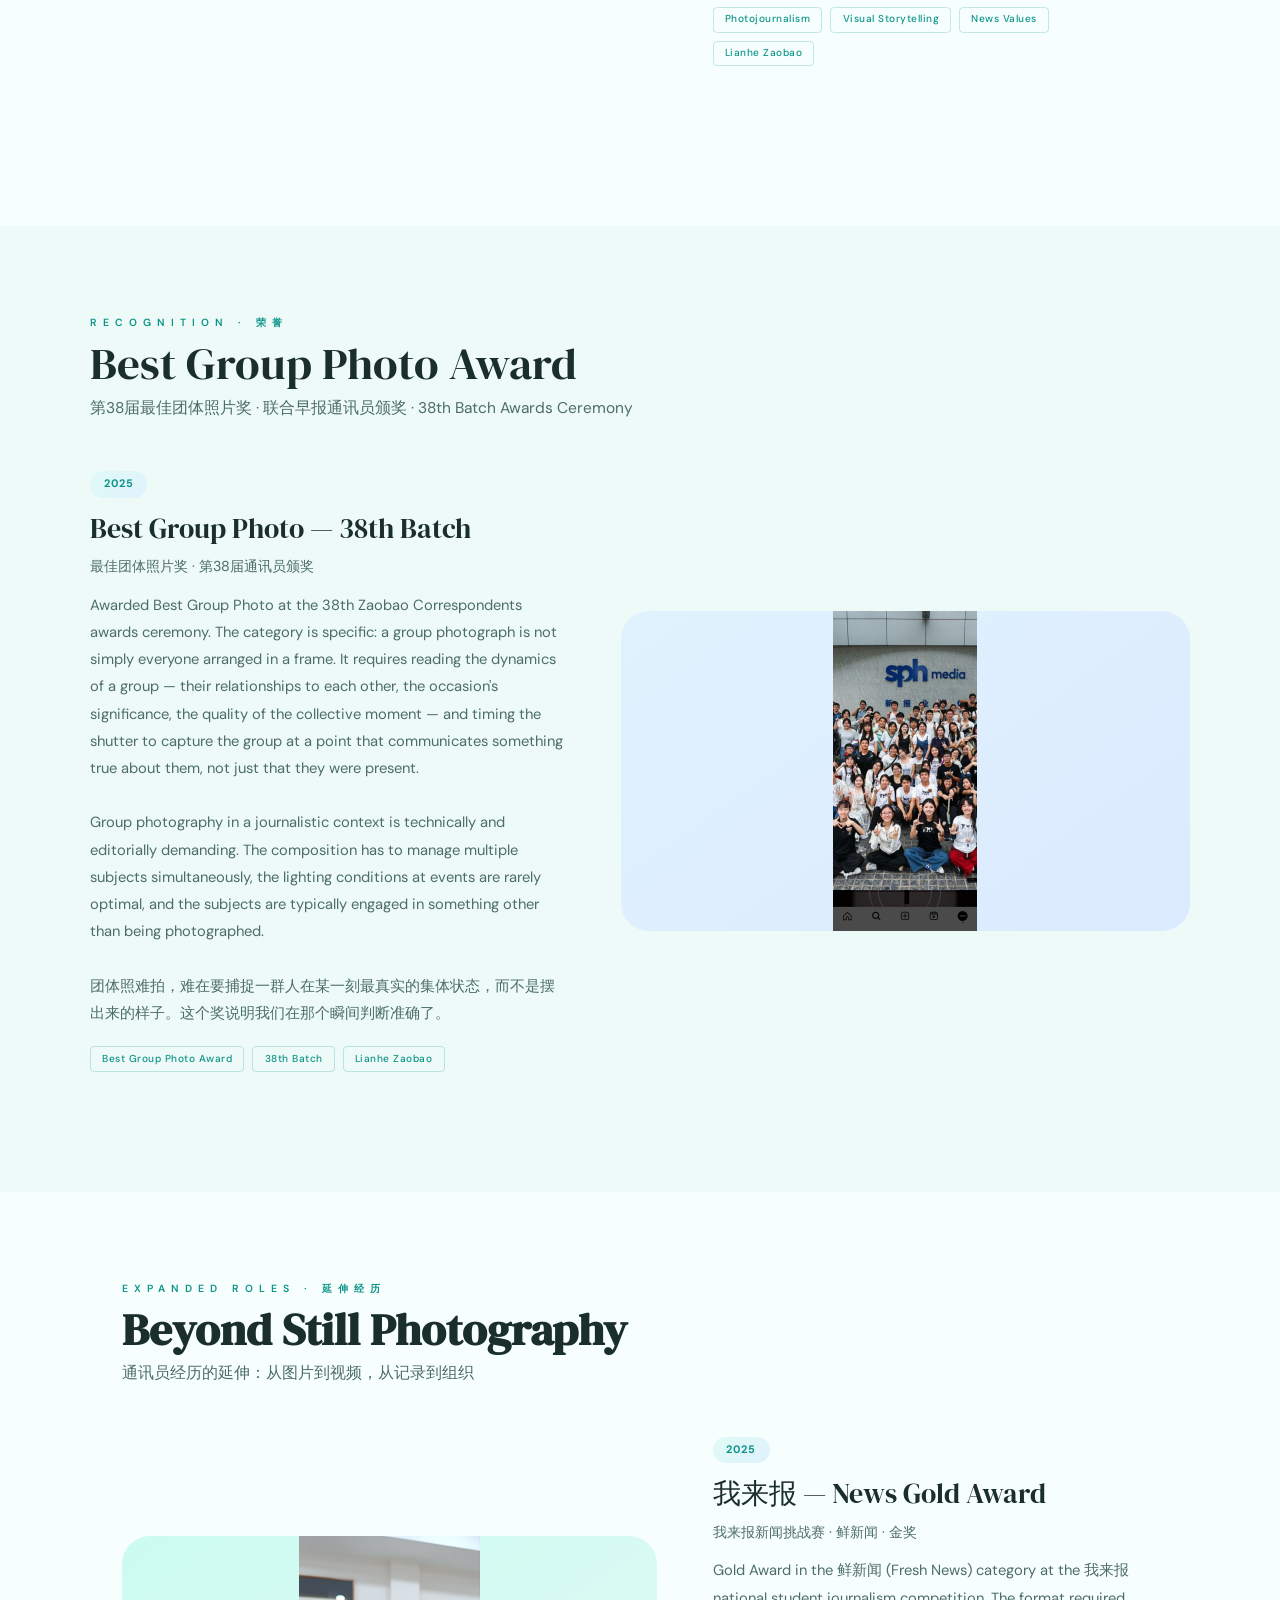
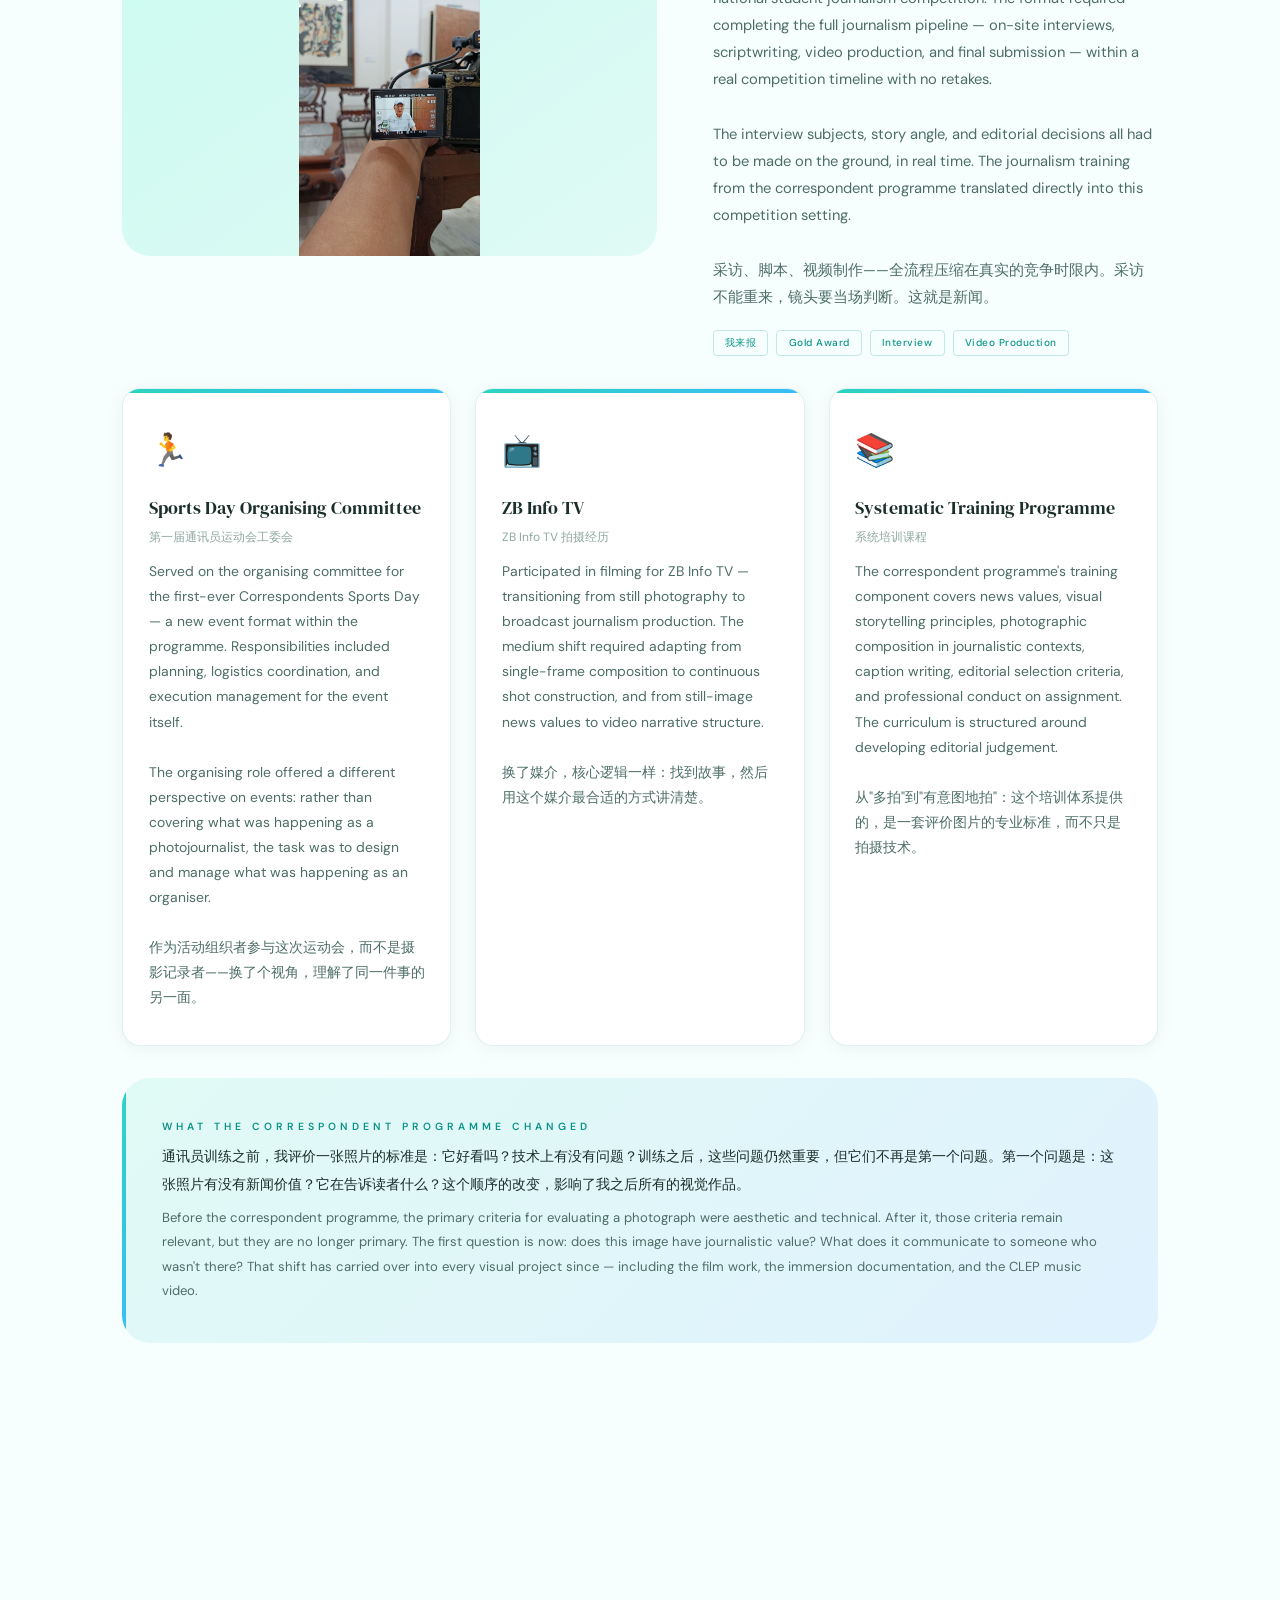
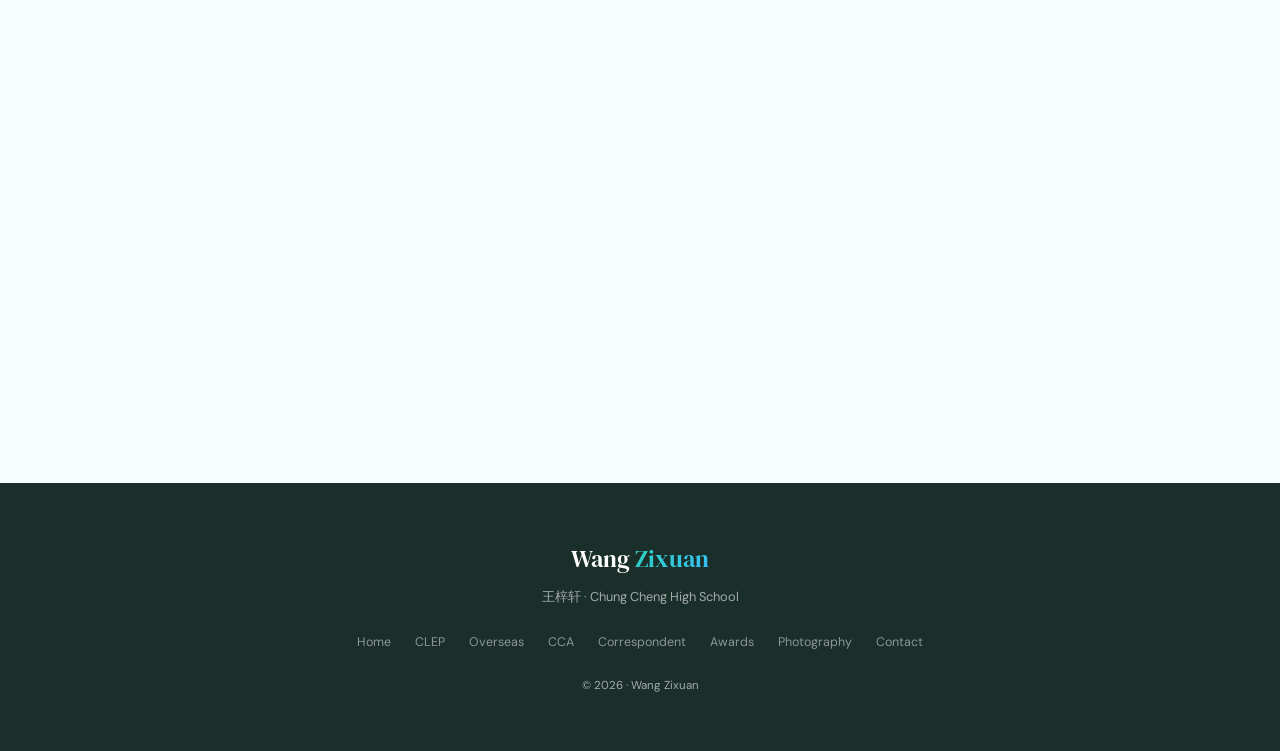
<file: correspondent.html>
<!DOCTYPE html>
<html lang="en">
<head>
  <meta charset="UTF-8">
  <meta name="viewport" content="width=device-width, initial-scale=1.0">
  <title>ZB Correspondent · Wang Zixuan Portfolio</title>
  <meta name="description" content="38th Lianhe Zaobao Student Photojournalist — Best Group Photo Award, ZB Info TV, visual storytelling.">
  <link rel="stylesheet" href="css/style.css">
</head>
<body>

<nav class="nav" role="navigation">
  <div class="nav-inner">
    <a href="index.html" class="nav-logo">Wang <span>Zixuan</span></a>
    <ul class="nav-links" role="list">
      <li><a href="index.html" class="nav-link">Home</a></li>
      <li><a href="clep.html" class="nav-link">CLEP</a></li>
      <li><a href="overseas.html" class="nav-link">Overseas</a></li>
      <li><a href="cca.html" class="nav-link">CCA</a></li>
      <li><a href="correspondent.html" class="nav-link">Correspondent</a></li>
      <li><a href="experiences.html" class="nav-link">Awards</a></li>
      <li><a href="photography.html" class="nav-link">Photography</a></li>
      <li><a href="contact.html" class="nav-link">Contact</a></li>
    </ul>
    <button class="hamburger" aria-label="Toggle menu" aria-expanded="false">
      <span></span><span></span><span></span>
    </button>
  </div>
</nav>

<div class="nav-mobile">
  <a href="index.html" class="nav-link">Home 首页</a>
  <a href="clep.html" class="nav-link">CLEP</a>
  <a href="overseas.html" class="nav-link">Overseas 海外浸濡</a>
  <a href="cca.html" class="nav-link">CCA 课外活动</a>
  <a href="correspondent.html" class="nav-link">Correspondent 通讯员</a>
  <a href="experiences.html" class="nav-link">Awards &amp; Experiences</a>
  <a href="photography.html" class="nav-link">Photography 摄影</a>
  <a href="contact.html" class="nav-link">Contact 联系我</a>
</div>

<main class="page-wrapper">

  <!-- ── Page Hero ── -->
  <div class="page-hero">
    <div class="page-hero-inner">
      <div class="page-eyebrow fade-up">Lianhe Zaobao · 联合早报</div>
      <h1 class="page-title fade-up">Student <span>Correspondent</span></h1>
      <p class="page-subtitle fade-up">第38届学生摄影通讯员 · 38th Batch · Best Group Photo Award · 最佳团体照片奖</p>
      <p class="page-desc fade-up">
        Selected as a Lianhe Zaobao student photojournalist in the 38th batch of the correspondent programme — one of Singapore's longest-running student journalism initiatives. The programme provides structured training in news values, visual storytelling, editorial judgement, and caption writing, with a clear emphasis on the distinction between photography as expression and photography as journalism.
        <br><br>
        The 38th batch concluded with a Best Group Photo Award and participation in ZB Info TV broadcast production.
        <br><br>
        通讯员计划最重要的训练内容，是学会问一个问题：这张照片在讲什么新闻？不是"它好看吗"，而是"它有没有新闻价值"。这个问题改变了我对摄影的整体理解。
      </p>
    </div>
  </div>


  <!-- ── 38th Correspondent ── -->
  <section class="section" aria-labelledby="zb-heading">
    <div class="s-label fade-up">联合早报 · Lianhe Zaobao</div>
    <h2 class="s-title fade-up" id="zb-heading">38th Zaobao Correspondent</h2>
    <p class="s-subtitle fade-up">第38届学生摄影通讯员 · Photojournalism Training Programme · 新闻摄影培训计划</p>

    <div class="mag-grid">
      <div class="mag-image mi-teal fade-left">
        <img src="images/correspondent/sph-media.jpg" alt="第38届联合早报通讯员大合照" loading="lazy" style="width:100%;height:100%;object-fit:contain;border-radius:inherit;position:absolute;top:0;left:0;">
      </div>
      <div class="mag-content fade-right">
        <div class="role-badge">📷 Student Photojournalist · 38th Batch</div>
        <div class="mag-title">Journalism as a Discipline</div>
        <div class="mag-title-cn">新闻摄影作为一门训练</div>
        <p class="mag-desc">
          The Zaobao correspondent programme assigns student photojournalists to cover school and community events with the editorial standards of a working news organisation. The assignment is not to produce attractive images — it is to produce images that carry journalistic value: that document what happened, identify what mattered about what happened, and communicate both clearly to a reader who wasn't present.
          <br><br>
          Training covered news values, visual storytelling principles, caption writing, editorial selection, and the logistics of assignment-based photojournalism. The practical component involved independent coverage of events with submission to editorial review.
          <br><br>
          The programme also included training in ethical considerations specific to journalism photography: the distinction between documentation and intrusion, and the responsibilities that come with publishing images of real people in real situations.
          <br><br>
          这个计划不只是教怎么拍，是教为什么拍。那个"为什么"在新闻摄影里有非常具体的答案，而这个答案和艺术摄影的标准是不一样的。
        </p>
        <div class="mag-tags">
          <span class="mag-tag">Photojournalism</span>
          <span class="mag-tag">Visual Storytelling</span>
          <span class="mag-tag">News Values</span>
          <span class="mag-tag">Lianhe Zaobao</span>
        </div>
      </div>
    </div>
  </section>


  <!-- ── Awards + ZB Info TV ── -->
  <div class="section-full">
    <div class="section-full-inner">
      <div class="s-label fade-up">Recognition · 荣誉</div>
      <div class="s-title fade-up">Best Group Photo Award</div>
      <div class="s-subtitle fade-up">第38届最佳团体照片奖 · 联合早报通讯员颁奖 · 38th Batch Awards Ceremony</div>

      <div class="mag-grid reverse" style="margin-bottom:2rem;">
        <div class="mag-content fade-left">
          <div class="mag-year">2025</div>
          <div class="mag-title">Best Group Photo — 38th Batch</div>
          <div class="mag-title-cn">最佳团体照片奖 · 第38届通讯员颁奖</div>
          <p class="mag-desc">
            Awarded Best Group Photo at the 38th Zaobao Correspondents awards ceremony. The category is specific: a group photograph is not simply everyone arranged in a frame. It requires reading the dynamics of a group — their relationships to each other, the occasion's significance, the quality of the collective moment — and timing the shutter to capture the group at a point that communicates something true about them, not just that they were present.
            <br><br>
            Group photography in a journalistic context is technically and editorially demanding. The composition has to manage multiple subjects simultaneously, the lighting conditions at events are rarely optimal, and the subjects are typically engaged in something other than being photographed.
            <br><br>
            团体照难拍，难在要捕捉一群人在某一刻最真实的集体状态，而不是摆出来的样子。这个奖说明我们在那个瞬间判断准确了。
          </p>
          <div class="mag-tags">
            <span class="mag-tag">Best Group Photo Award</span>
            <span class="mag-tag">38th Batch</span>
            <span class="mag-tag">Lianhe Zaobao</span>
          </div>
        </div>
        <div class="mag-image mi-blue fade-right">
          <img src="images/correspondent/sph-group.jpg" alt="通讯员SPH Media合照" loading="lazy" style="width:100%;height:100%;object-fit:contain;border-radius:inherit;position:absolute;top:0;left:0;">
        </div>
      </div>
    </div>
  </div>


  <!-- ── 我来报 + ZB Info TV ── -->
  <section class="section" aria-labelledby="extra-heading">
    <div class="s-label fade-up">Expanded Roles · 延伸经历</div>
    <h2 class="s-title fade-up" id="extra-heading">Beyond Still Photography</h2>
    <p class="s-subtitle fade-up">通讯员经历的延伸：从图片到视频，从记录到组织</p>

    <!-- 我来报 section with interview photo -->
    <div class="mag-grid" style="margin-bottom:2rem;">
      <div class="mag-image mi-teal fade-left">
        <img src="images/cca/syf-interview.jpg" alt="我来报 采访现场" loading="lazy" style="width:100%;height:100%;object-fit:contain;border-radius:inherit;position:absolute;top:0;left:0;">
      </div>
      <div class="mag-content fade-right">
        <div class="mag-year">2025</div>
        <div class="mag-title">我来报 — News Gold Award</div>
        <div class="mag-title-cn">我来报新闻挑战赛 · 鲜新闻 · 金奖</div>
        <p class="mag-desc">
          Gold Award in the 鲜新闻 (Fresh News) category at the 我来报 national student journalism competition. The format required completing the full journalism pipeline — on-site interviews, scriptwriting, video production, and final submission — within a real competition timeline with no retakes.
          <br><br>
          The interview subjects, story angle, and editorial decisions all had to be made on the ground, in real time. The journalism training from the correspondent programme translated directly into this competition setting.
          <br><br>
          采访、脚本、视频制作——全流程压缩在真实的竞争时限内。采访不能重来，镜头要当场判断。这就是新闻。
        </p>
        <div class="mag-tags">
          <span class="mag-tag">我来报</span>
          <span class="mag-tag">Gold Award</span>
          <span class="mag-tag">Interview</span>
          <span class="mag-tag">Video Production</span>
        </div>
      </div>
    </div>

    <div class="cards-grid">
      <div class="feature-card fade-up">
        <div class="fc-icon">🏃</div>
        <div class="fc-title">Sports Day Organising Committee</div>
        <div class="fc-title-cn">第一届通讯员运动会工委会</div>
        <p class="fc-desc">
          Served on the organising committee for the first-ever Correspondents Sports Day — a new event format within the programme. Responsibilities included planning, logistics coordination, and execution management for the event itself.
          <br><br>
          The organising role offered a different perspective on events: rather than covering what was happening as a photojournalist, the task was to design and manage what was happening as an organiser.
          <br><br>
          作为活动组织者参与这次运动会，而不是摄影记录者——换了个视角，理解了同一件事的另一面。
        </p>
      </div>
      <div class="feature-card fade-up">
        <div class="fc-icon">📺</div>
        <div class="fc-title">ZB Info TV</div>
        <div class="fc-title-cn">ZB Info TV 拍摄经历</div>
        <p class="fc-desc">
          Participated in filming for ZB Info TV — transitioning from still photography to broadcast journalism production. The medium shift required adapting from single-frame composition to continuous shot construction, and from still-image news values to video narrative structure.
          <br><br>
          换了媒介，核心逻辑一样：找到故事，然后用这个媒介最合适的方式讲清楚。
        </p>
      </div>
      <div class="feature-card fade-up">
        <div class="fc-icon">📚</div>
        <div class="fc-title">Systematic Training Programme</div>
        <div class="fc-title-cn">系统培训课程</div>
        <p class="fc-desc">
          The correspondent programme's training component covers news values, visual storytelling principles, photographic composition in journalistic contexts, caption writing, editorial selection criteria, and professional conduct on assignment. The curriculum is structured around developing editorial judgement.
          <br><br>
          从"多拍"到"有意图地拍"：这个培训体系提供的，是一套评价图片的专业标准，而不只是拍摄技术。
        </p>
      </div>
    </div>

    <div class="highlight-box fade-up" style="margin-top:2rem;">
      <div class="hb-label">What the Correspondent Programme Changed</div>
      <p class="hb-text">通讯员训练之前，我评价一张照片的标准是：它好看吗？技术上有没有问题？训练之后，这些问题仍然重要，但它们不再是第一个问题。第一个问题是：这张照片有没有新闻价值？它在告诉读者什么？这个顺序的改变，影响了我之后所有的视觉作品。</p>
      <p class="hb-text-en">Before the correspondent programme, the primary criteria for evaluating a photograph were aesthetic and technical. After it, those criteria remain relevant, but they are no longer primary. The first question is now: does this image have journalistic value? What does it communicate to someone who wasn't there? That shift has carried over into every visual project since — including the film work, the immersion documentation, and the CLEP music video.</p>
    </div>

    <!-- Correspondent Photo Gallery -->
    <div class="photo-gallery fade-up" style="margin-top:2rem;">
      <div class="gallery-grid">
        <div class="gallery-item">
          <img src="images/correspondent/sph-media.jpg" alt="SPH Media门口大合照" loading="lazy" style="object-fit:contain;">
        </div>
        <div class="gallery-item">
          <img src="images/correspondent/sph-group.jpg" alt="SPH Media合照" loading="lazy" style="object-fit:contain;">
        </div>
      </div>
    </div>
  </section>

</main>

<footer class="footer">
  <div class="footer-logo">Wang <span>Zixuan</span></div>
  <p style="font-size:0.8rem; margin-bottom:0.3rem;">王梓轩 · Chung Cheng High School</p>
  <div class="footer-links">
    <a href="index.html" class="footer-link">Home</a>
    <a href="clep.html" class="footer-link">CLEP</a>
    <a href="overseas.html" class="footer-link">Overseas</a>
    <a href="cca.html" class="footer-link">CCA</a>
    <a href="correspondent.html" class="footer-link">Correspondent</a>
    <a href="experiences.html" class="footer-link">Awards</a>
    <a href="photography.html" class="footer-link">Photography</a>
    <a href="contact.html" class="footer-link">Contact</a>
  </div>
  <p class="footer-copy">© 2026 · Wang Zixuan</p>
</footer>

<script src="js/main.js"></script>
</body>
</html>
</file>
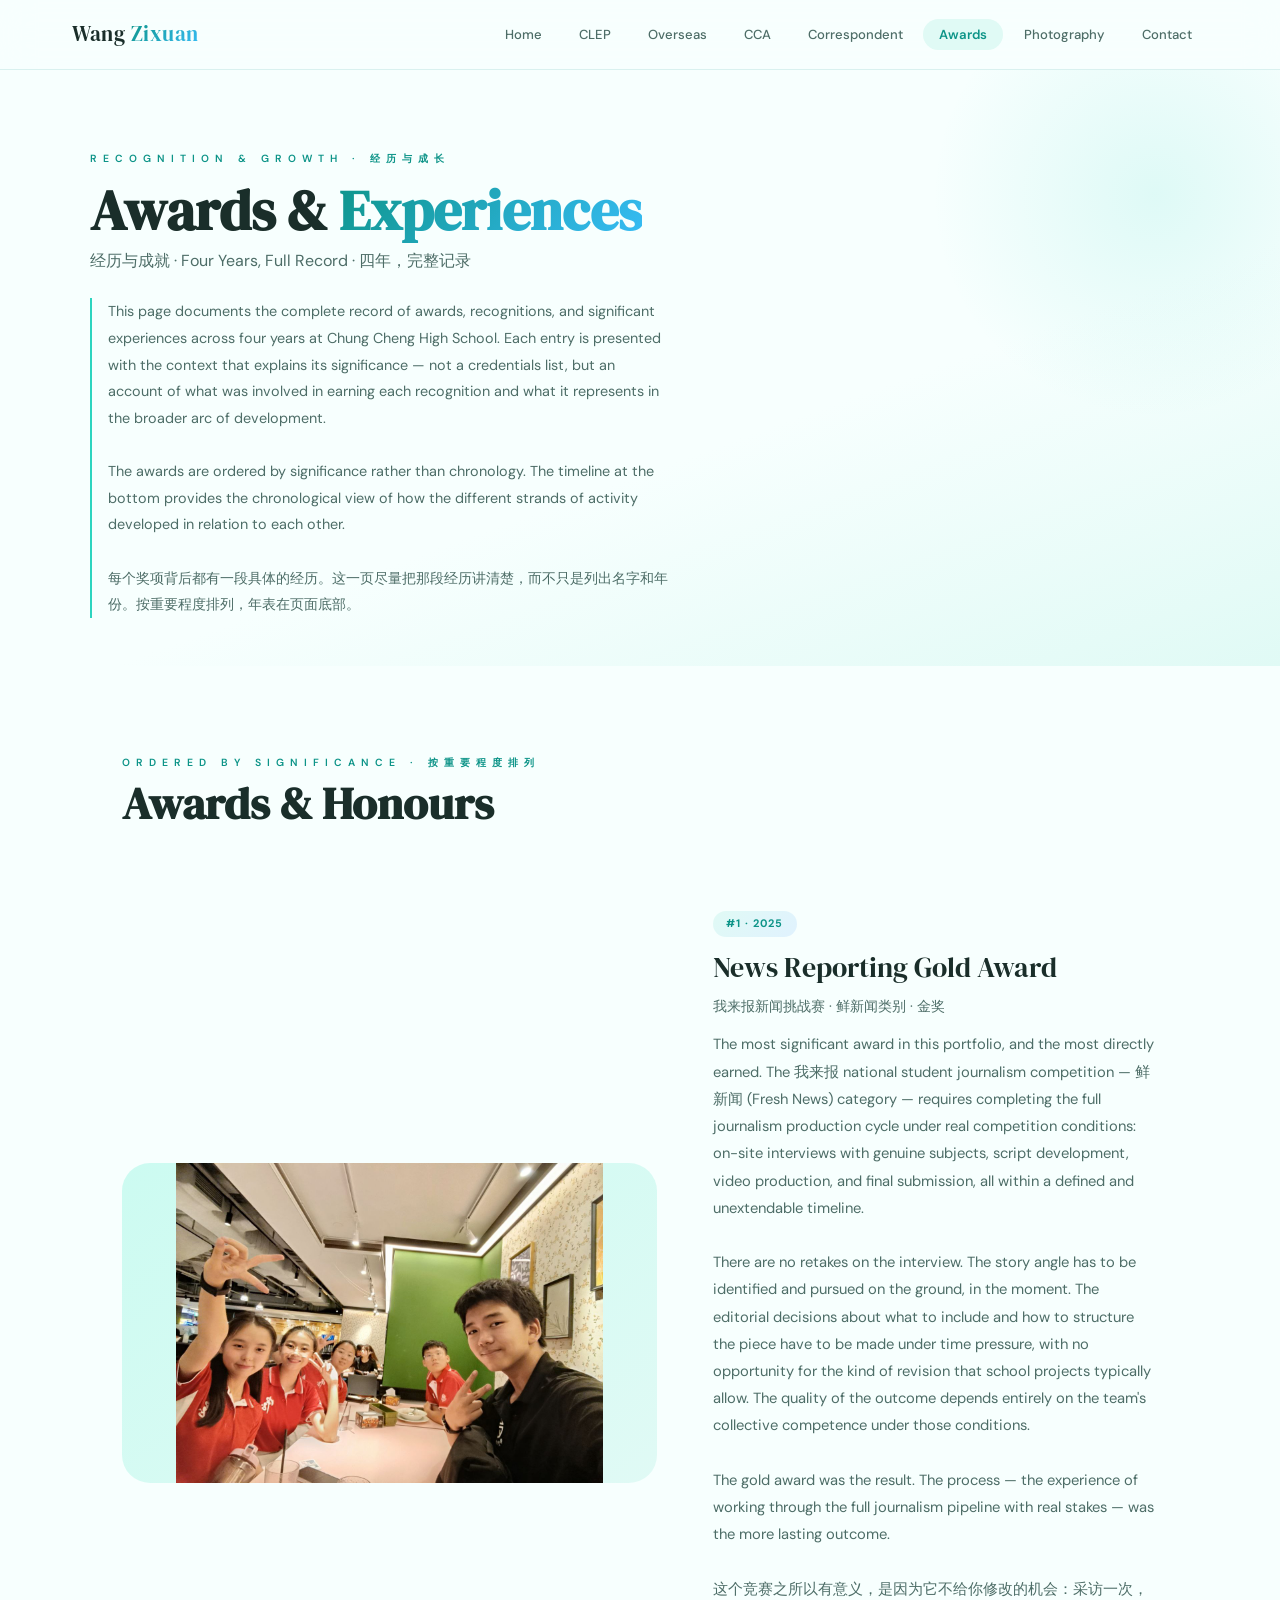
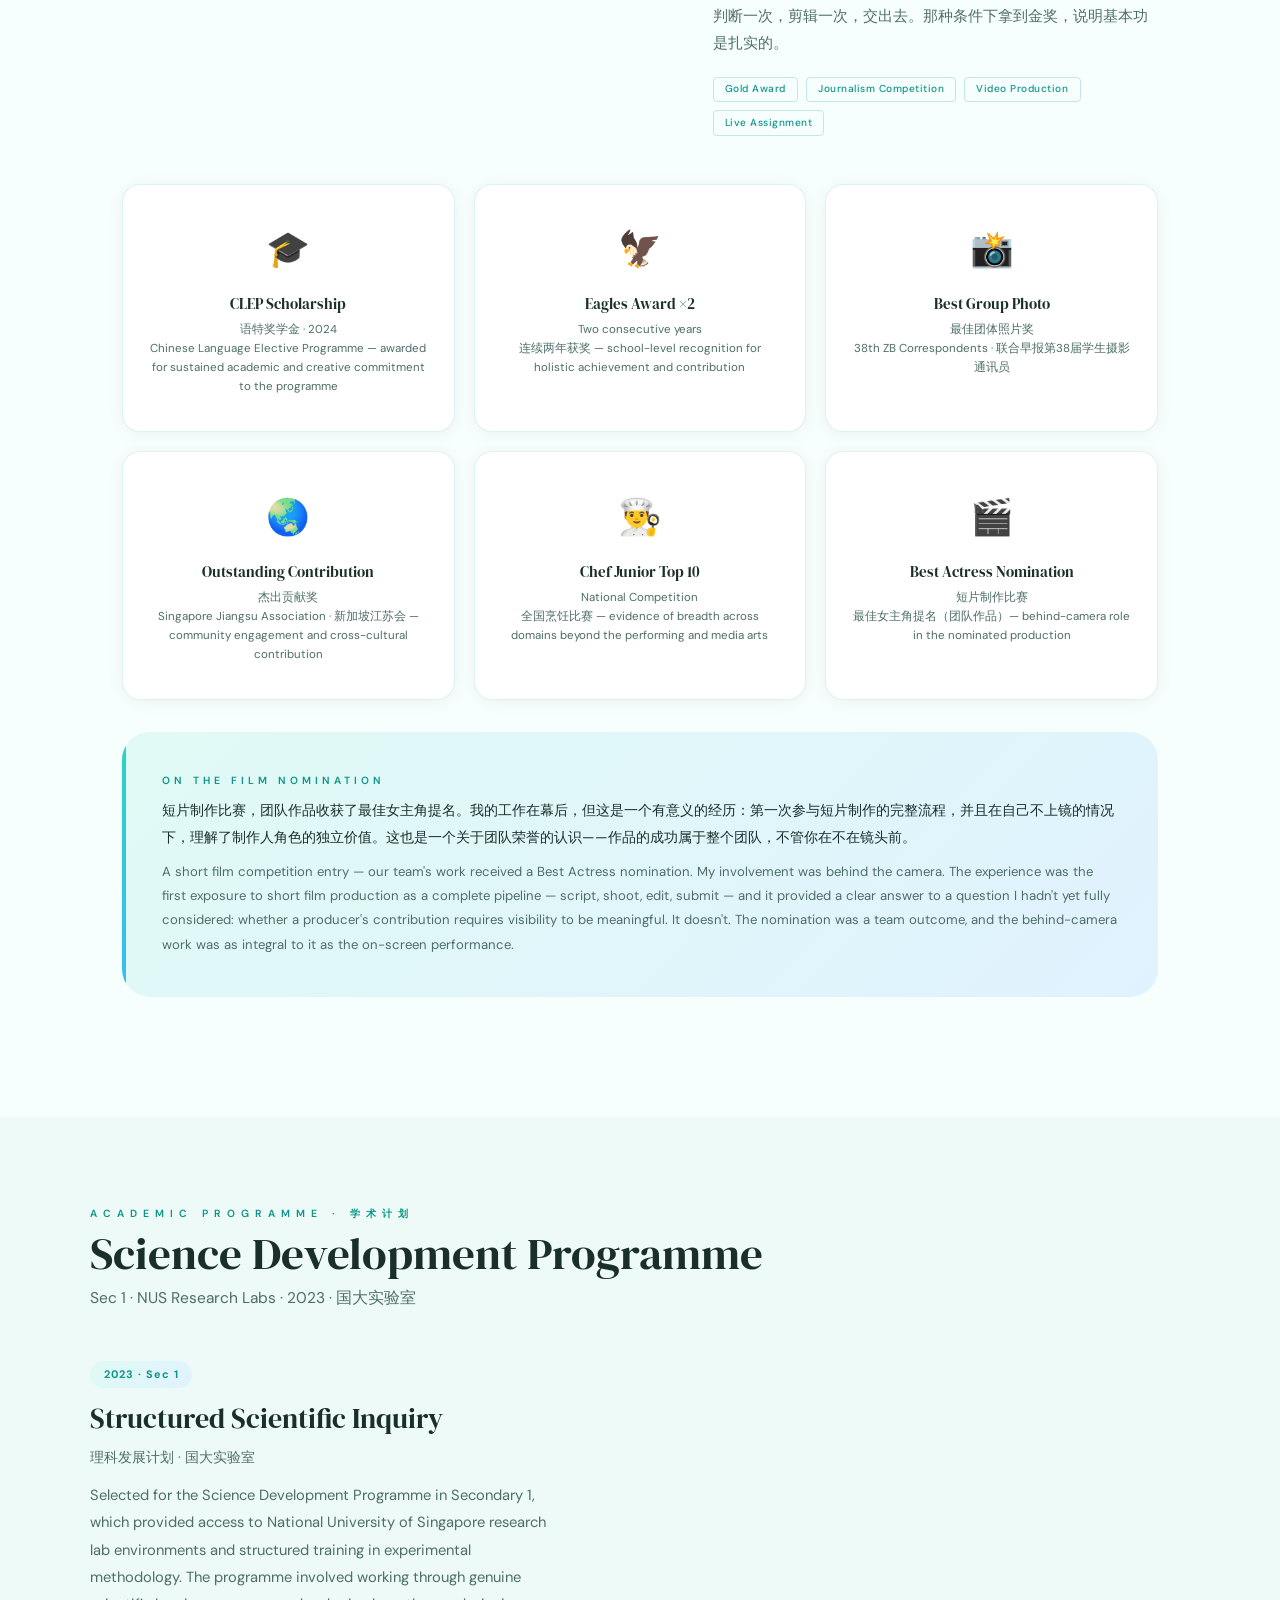
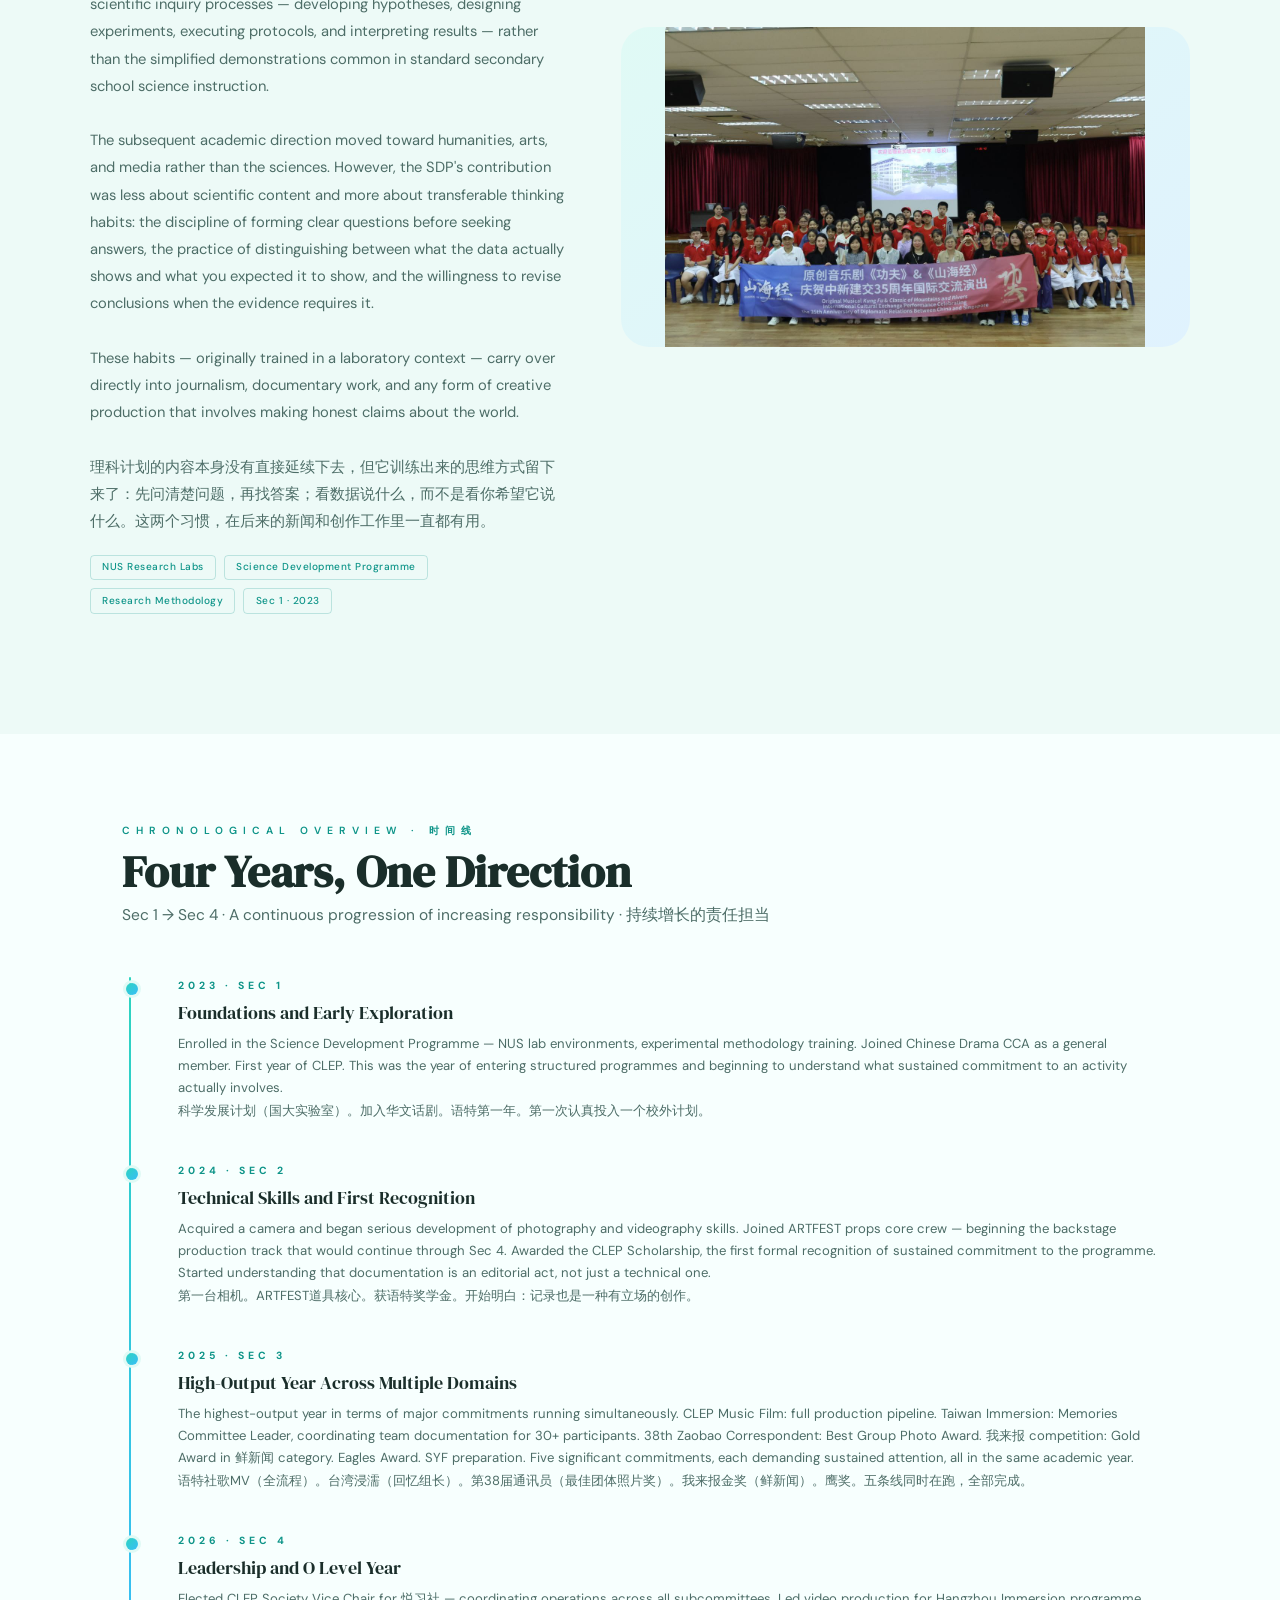
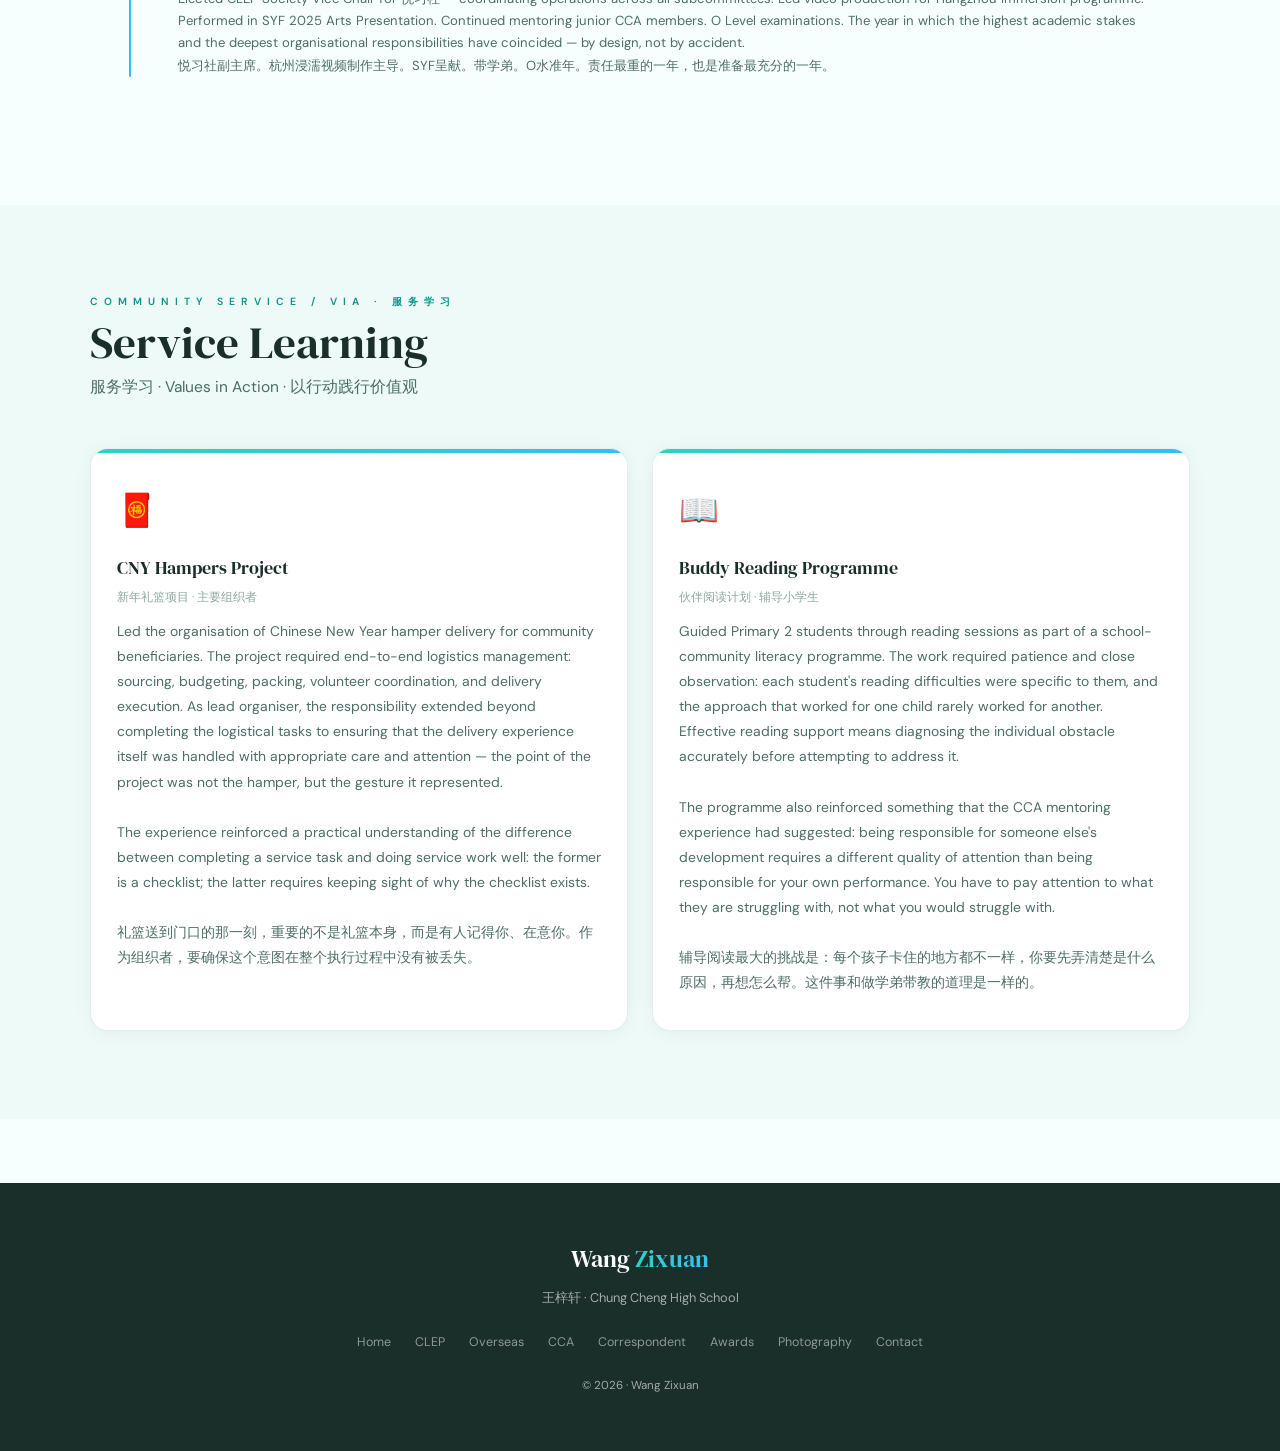
<file: experiences.html>
<!DOCTYPE html>
<html lang="en">
<head>
  <meta charset="UTF-8">
  <meta name="viewport" content="width=device-width, initial-scale=1.0">
  <title>Awards & Experiences · Wang Zixuan Portfolio</title>
  <meta name="description" content="Awards, recognition, timeline, and full experience overview — Wang Zixuan.">
  <link rel="stylesheet" href="css/style.css">
</head>
<body>

<nav class="nav" role="navigation">
  <div class="nav-inner">
    <a href="index.html" class="nav-logo">Wang <span>Zixuan</span></a>
    <ul class="nav-links" role="list">
      <li><a href="index.html" class="nav-link">Home</a></li>
      <li><a href="clep.html" class="nav-link">CLEP</a></li>
      <li><a href="overseas.html" class="nav-link">Overseas</a></li>
      <li><a href="cca.html" class="nav-link">CCA</a></li>
      <li><a href="correspondent.html" class="nav-link">Correspondent</a></li>
      <li><a href="experiences.html" class="nav-link">Awards</a></li>
      <li><a href="photography.html" class="nav-link">Photography</a></li>
      <li><a href="contact.html" class="nav-link">Contact</a></li>
    </ul>
    <button class="hamburger" aria-label="Toggle menu" aria-expanded="false">
      <span></span><span></span><span></span>
    </button>
  </div>
</nav>

<div class="nav-mobile">
  <a href="index.html" class="nav-link">Home 首页</a>
  <a href="clep.html" class="nav-link">CLEP</a>
  <a href="overseas.html" class="nav-link">Overseas 海外浸濡</a>
  <a href="cca.html" class="nav-link">CCA 课外活动</a>
  <a href="correspondent.html" class="nav-link">Correspondent 通讯员</a>
  <a href="experiences.html" class="nav-link">Awards &amp; Experiences</a>
  <a href="photography.html" class="nav-link">Photography 摄影</a>
  <a href="contact.html" class="nav-link">Contact 联系我</a>
</div>

<main class="page-wrapper">

  <!-- ── Page Hero ── -->
  <div class="page-hero">
    <div class="page-hero-inner">
      <div class="page-eyebrow fade-up">Recognition & Growth · 经历与成长</div>
      <h1 class="page-title fade-up">Awards &amp; <span>Experiences</span></h1>
      <p class="page-subtitle fade-up">经历与成就 · Four Years, Full Record · 四年，完整记录</p>
      <p class="page-desc fade-up">
        This page documents the complete record of awards, recognitions, and significant experiences across four years at Chung Cheng High School. Each entry is presented with the context that explains its significance — not a credentials list, but an account of what was involved in earning each recognition and what it represents in the broader arc of development.
        <br><br>
        The awards are ordered by significance rather than chronology. The timeline at the bottom provides the chronological view of how the different strands of activity developed in relation to each other.
        <br><br>
        每个奖项背后都有一段具体的经历。这一页尽量把那段经历讲清楚，而不只是列出名字和年份。按重要程度排列，年表在页面底部。
      </p>
    </div>
  </div>


  <!-- ── Awards (priority ranked) ── -->
  <section class="section" aria-labelledby="awards-heading">
    <div class="s-label fade-up">Ordered by Significance · 按重要程度排列</div>
    <h2 class="s-title fade-up" id="awards-heading">Awards &amp; Honours</h2>
    <p class="s-subtitle fade-up">按重要程度排列，最重要的在前 · Most significant first</p>

    <!-- #1 — News Gold -->
    <div class="mag-grid" style="margin-bottom:3rem;">
      <div class="mag-image mi-teal fade-left">
        <img src="images/experiences/short-film.jpg" alt="华文短片比赛颁奖现场" loading="lazy" style="width:100%;height:100%;object-fit:contain;border-radius:inherit;position:absolute;top:0;left:0;">
      </div>
      <div class="mag-content fade-right">
        <div class="mag-year">#1 · 2025</div>
        <div class="mag-title">News Reporting Gold Award</div>
        <div class="mag-title-cn">我来报新闻挑战赛 · 鲜新闻类别 · 金奖</div>
        <p class="mag-desc">
          The most significant award in this portfolio, and the most directly earned. The 我来报 national student journalism competition — 鲜新闻 (Fresh News) category — requires completing the full journalism production cycle under real competition conditions: on-site interviews with genuine subjects, script development, video production, and final submission, all within a defined and unextendable timeline.
          <br><br>
          There are no retakes on the interview. The story angle has to be identified and pursued on the ground, in the moment. The editorial decisions about what to include and how to structure the piece have to be made under time pressure, with no opportunity for the kind of revision that school projects typically allow. The quality of the outcome depends entirely on the team's collective competence under those conditions.
          <br><br>
          The gold award was the result. The process — the experience of working through the full journalism pipeline with real stakes — was the more lasting outcome.
          <br><br>
          这个竞赛之所以有意义，是因为它不给你修改的机会：采访一次，判断一次，剪辑一次，交出去。那种条件下拿到金奖，说明基本功是扎实的。
        </p>
        <div class="mag-tags">
          <span class="mag-tag">Gold Award</span>
          <span class="mag-tag">Journalism Competition</span>
          <span class="mag-tag">Video Production</span>
          <span class="mag-tag">Live Assignment</span>
        </div>
      </div>
    </div>

    <!-- Awards grid #2–#7 -->
    <div class="awards-grid">
      <div class="award-card fade-up">
        <div class="award-emoji">🎓</div>
        <div class="award-name">CLEP Scholarship</div>
        <div class="award-sub">语特奖学金 · 2024<br>Chinese Language Elective Programme — awarded for sustained academic and creative commitment to the programme</div>
      </div>
      <div class="award-card fade-up">
        <div class="award-emoji">🦅</div>
        <div class="award-name">Eagles Award ×2</div>
        <div class="award-sub">Two consecutive years<br>连续两年获奖 — school-level recognition for holistic achievement and contribution</div>
      </div>
      <div class="award-card fade-up">
        <div class="award-emoji">📸</div>
        <div class="award-name">Best Group Photo</div>
        <div class="award-sub">最佳团体照片奖<br>38th ZB Correspondents · 联合早报第38届学生摄影通讯员</div>
      </div>
      <div class="award-card fade-up">
        <div class="award-emoji">🌏</div>
        <div class="award-name">Outstanding Contribution</div>
        <div class="award-sub">杰出贡献奖<br>Singapore Jiangsu Association · 新加坡江苏会 — community engagement and cross-cultural contribution</div>
      </div>
      <div class="award-card fade-up">
        <div class="award-emoji">👨‍🍳</div>
        <div class="award-name">Chef Junior Top 10</div>
        <div class="award-sub">National Competition<br>全国烹饪比赛 — evidence of breadth across domains beyond the performing and media arts</div>
      </div>
      <div class="award-card fade-up">
        <div class="award-emoji">🎬</div>
        <div class="award-name">Best Actress Nomination</div>
        <div class="award-sub">短片制作比赛<br>最佳女主角提名（团队作品）— behind-camera role in the nominated production</div>
      </div>
    </div>

    <!-- Film award note -->
    <div class="highlight-box fade-up" style="margin-top:2rem;">
      <div class="hb-label">On the Film Nomination</div>
      <p class="hb-text">短片制作比赛，团队作品收获了最佳女主角提名。我的工作在幕后，但这是一个有意义的经历：第一次参与短片制作的完整流程，并且在自己不上镜的情况下，理解了制作人角色的独立价值。这也是一个关于团队荣誉的认识——作品的成功属于整个团队，不管你在不在镜头前。</p>
      <p class="hb-text-en">A short film competition entry — our team's work received a Best Actress nomination. My involvement was behind the camera. The experience was the first exposure to short film production as a complete pipeline — script, shoot, edit, submit — and it provided a clear answer to a question I hadn't yet fully considered: whether a producer's contribution requires visibility to be meaningful. It doesn't. The nomination was a team outcome, and the behind-camera work was as integral to it as the on-screen performance.</p>
    </div>
  </section>


  <!-- ── Science Dev Programme ── -->
  <div class="section-full">
    <div class="section-full-inner">
      <div class="s-label fade-up">Academic Programme · 学术计划</div>
      <div class="s-title fade-up">Science Development Programme</div>
      <div class="s-subtitle fade-up">Sec 1 · NUS Research Labs · 2023 · 国大实验室</div>

      <div class="mag-grid reverse" style="margin-bottom:2rem;">
        <div class="mag-content fade-left">
          <div class="mag-year">2023 · Sec 1</div>
          <div class="mag-title">Structured Scientific Inquiry</div>
          <div class="mag-title-cn">理科发展计划 · 国大实验室</div>
          <p class="mag-desc">
            Selected for the Science Development Programme in Secondary 1, which provided access to National University of Singapore research lab environments and structured training in experimental methodology. The programme involved working through genuine scientific inquiry processes — developing hypotheses, designing experiments, executing protocols, and interpreting results — rather than the simplified demonstrations common in standard secondary school science instruction.
            <br><br>
            The subsequent academic direction moved toward humanities, arts, and media rather than the sciences. However, the SDP's contribution was less about scientific content and more about transferable thinking habits: the discipline of forming clear questions before seeking answers, the practice of distinguishing between what the data actually shows and what you expected it to show, and the willingness to revise conclusions when the evidence requires it.
            <br><br>
            These habits — originally trained in a laboratory context — carry over directly into journalism, documentary work, and any form of creative production that involves making honest claims about the world.
            <br><br>
            理科计划的内容本身没有直接延续下去，但它训练出来的思维方式留下来了：先问清楚问题，再找答案；看数据说什么，而不是看你希望它说什么。这两个习惯，在后来的新闻和创作工作里一直都有用。
          </p>
          <div class="mag-tags">
            <span class="mag-tag">NUS Research Labs</span>
            <span class="mag-tag">Science Development Programme</span>
            <span class="mag-tag">Research Methodology</span>
            <span class="mag-tag">Sec 1 · 2023</span>
          </div>
        </div>
        <div class="mag-image mi-mix fade-right">
          <img src="images/experiences/sg-china-exchange.jpg" alt="中新建交35周年交流演出" loading="lazy" style="width:100%;height:100%;object-fit:contain;border-radius:inherit;position:absolute;top:0;left:0;">
        </div>
      </div>
    </div>
  </div>


  <!-- ── Four-Year Timeline ── -->
  <section class="section" aria-labelledby="timeline-heading">
    <div class="s-label fade-up">Chronological Overview · 时间线</div>
    <h2 class="s-title fade-up" id="timeline-heading">Four Years, One Direction</h2>
    <p class="s-subtitle fade-up">Sec 1 → Sec 4 · A continuous progression of increasing responsibility · 持续增长的责任担当</p>

    <div class="timeline fade-up">
      <div class="timeline-item">
        <div class="tl-year">2023 · SEC 1</div>
        <div class="tl-title">Foundations and Early Exploration</div>
        <p class="tl-desc">
          Enrolled in the Science Development Programme — NUS lab environments, experimental methodology training. Joined Chinese Drama CCA as a general member. First year of CLEP. This was the year of entering structured programmes and beginning to understand what sustained commitment to an activity actually involves.
          <br>科学发展计划（国大实验室）。加入华文话剧。语特第一年。第一次认真投入一个校外计划。
        </p>
      </div>
      <div class="timeline-item">
        <div class="tl-year">2024 · SEC 2</div>
        <div class="tl-title">Technical Skills and First Recognition</div>
        <p class="tl-desc">
          Acquired a camera and began serious development of photography and videography skills. Joined ARTFEST props core crew — beginning the backstage production track that would continue through Sec 4. Awarded the CLEP Scholarship, the first formal recognition of sustained commitment to the programme. Started understanding that documentation is an editorial act, not just a technical one.
          <br>第一台相机。ARTFEST道具核心。获语特奖学金。开始明白：记录也是一种有立场的创作。
        </p>
      </div>
      <div class="timeline-item">
        <div class="tl-year">2025 · SEC 3</div>
        <div class="tl-title">High-Output Year Across Multiple Domains</div>
        <p class="tl-desc">
          The highest-output year in terms of major commitments running simultaneously. CLEP Music Film: full production pipeline. Taiwan Immersion: Memories Committee Leader, coordinating team documentation for 30+ participants. 38th Zaobao Correspondent: Best Group Photo Award. 我来报 competition: Gold Award in 鲜新闻 category. Eagles Award. SYF preparation. Five significant commitments, each demanding sustained attention, all in the same academic year.
          <br>语特社歌MV（全流程）。台湾浸濡（回忆组长）。第38届通讯员（最佳团体照片奖）。我来报金奖（鲜新闻）。鹰奖。五条线同时在跑，全部完成。
        </p>
      </div>
      <div class="timeline-item">
        <div class="tl-year">2026 · SEC 4</div>
        <div class="tl-title">Leadership and O Level Year</div>
        <p class="tl-desc">
          Elected CLEP Society Vice Chair for 悦习社 — coordinating operations across all subcommittees. Led video production for Hangzhou Immersion programme. Performed in SYF 2025 Arts Presentation. Continued mentoring junior CCA members. O Level examinations. The year in which the highest academic stakes and the deepest organisational responsibilities have coincided — by design, not by accident.
          <br>悦习社副主席。杭州浸濡视频制作主导。SYF呈献。带学弟。O水准年。责任最重的一年，也是准备最充分的一年。
        </p>
      </div>
    </div>
  </section>


  <!-- ── Service / VIA ── -->
  <div class="section-full">
    <div class="section-full-inner">
      <div class="s-label fade-up">Community Service / VIA · 服务学习</div>
      <div class="s-title fade-up">Service Learning</div>
      <div class="s-subtitle fade-up">服务学习 · Values in Action · 以行动践行价值观</div>

      <div class="cards-grid-2">
        <div class="feature-card fade-left">
          <div class="fc-icon">🧧</div>
          <div class="fc-title">CNY Hampers Project</div>
          <div class="fc-title-cn">新年礼篮项目 · 主要组织者</div>
          <p class="fc-desc">
            Led the organisation of Chinese New Year hamper delivery for community beneficiaries. The project required end-to-end logistics management: sourcing, budgeting, packing, volunteer coordination, and delivery execution. As lead organiser, the responsibility extended beyond completing the logistical tasks to ensuring that the delivery experience itself was handled with appropriate care and attention — the point of the project was not the hamper, but the gesture it represented.
            <br><br>
            The experience reinforced a practical understanding of the difference between completing a service task and doing service work well: the former is a checklist; the latter requires keeping sight of why the checklist exists.
            <br><br>
            礼篮送到门口的那一刻，重要的不是礼篮本身，而是有人记得你、在意你。作为组织者，要确保这个意图在整个执行过程中没有被丢失。
          </p>
        </div>
        <div class="feature-card fade-right">
          <div class="fc-icon">📖</div>
          <div class="fc-title">Buddy Reading Programme</div>
          <div class="fc-title-cn">伙伴阅读计划 · 辅导小学生</div>
          <p class="fc-desc">
            Guided Primary 2 students through reading sessions as part of a school-community literacy programme. The work required patience and close observation: each student's reading difficulties were specific to them, and the approach that worked for one child rarely worked for another. Effective reading support means diagnosing the individual obstacle accurately before attempting to address it.
            <br><br>
            The programme also reinforced something that the CCA mentoring experience had suggested: being responsible for someone else's development requires a different quality of attention than being responsible for your own performance. You have to pay attention to what they are struggling with, not what you would struggle with.
            <br><br>
            辅导阅读最大的挑战是：每个孩子卡住的地方都不一样，你要先弄清楚是什么原因，再想怎么帮。这件事和做学弟带教的道理是一样的。
          </p>
        </div>
      </div>
    </div>
  </div>

</main>

<footer class="footer">
  <div class="footer-logo">Wang <span>Zixuan</span></div>
  <p style="font-size:0.8rem; margin-bottom:0.3rem;">王梓轩 · Chung Cheng High School</p>
  <div class="footer-links">
    <a href="index.html" class="footer-link">Home</a>
    <a href="clep.html" class="footer-link">CLEP</a>
    <a href="overseas.html" class="footer-link">Overseas</a>
    <a href="cca.html" class="footer-link">CCA</a>
    <a href="correspondent.html" class="footer-link">Correspondent</a>
    <a href="experiences.html" class="footer-link">Awards</a>
    <a href="photography.html" class="footer-link">Photography</a>
    <a href="contact.html" class="footer-link">Contact</a>
  </div>
  <p class="footer-copy">© 2026 · Wang Zixuan</p>
</footer>

<script src="js/main.js"></script>
</body>
</html>
</file>
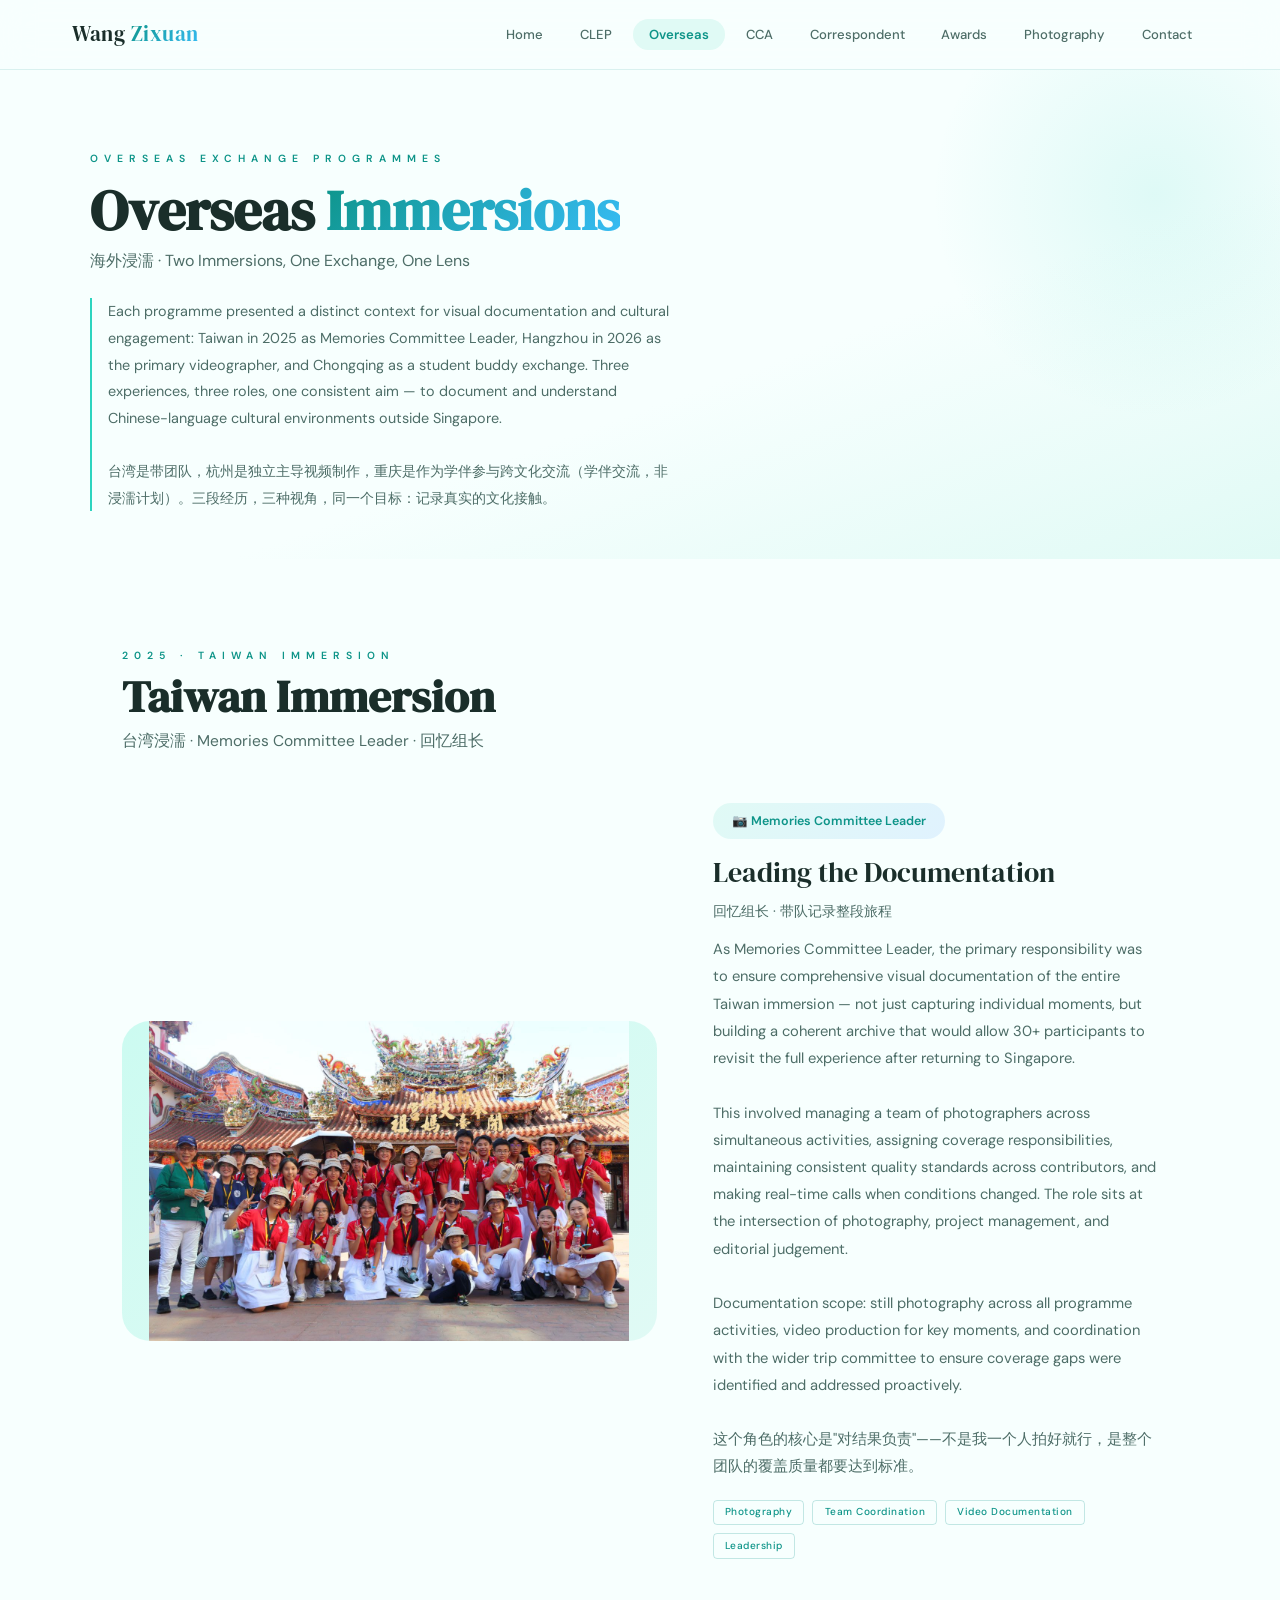
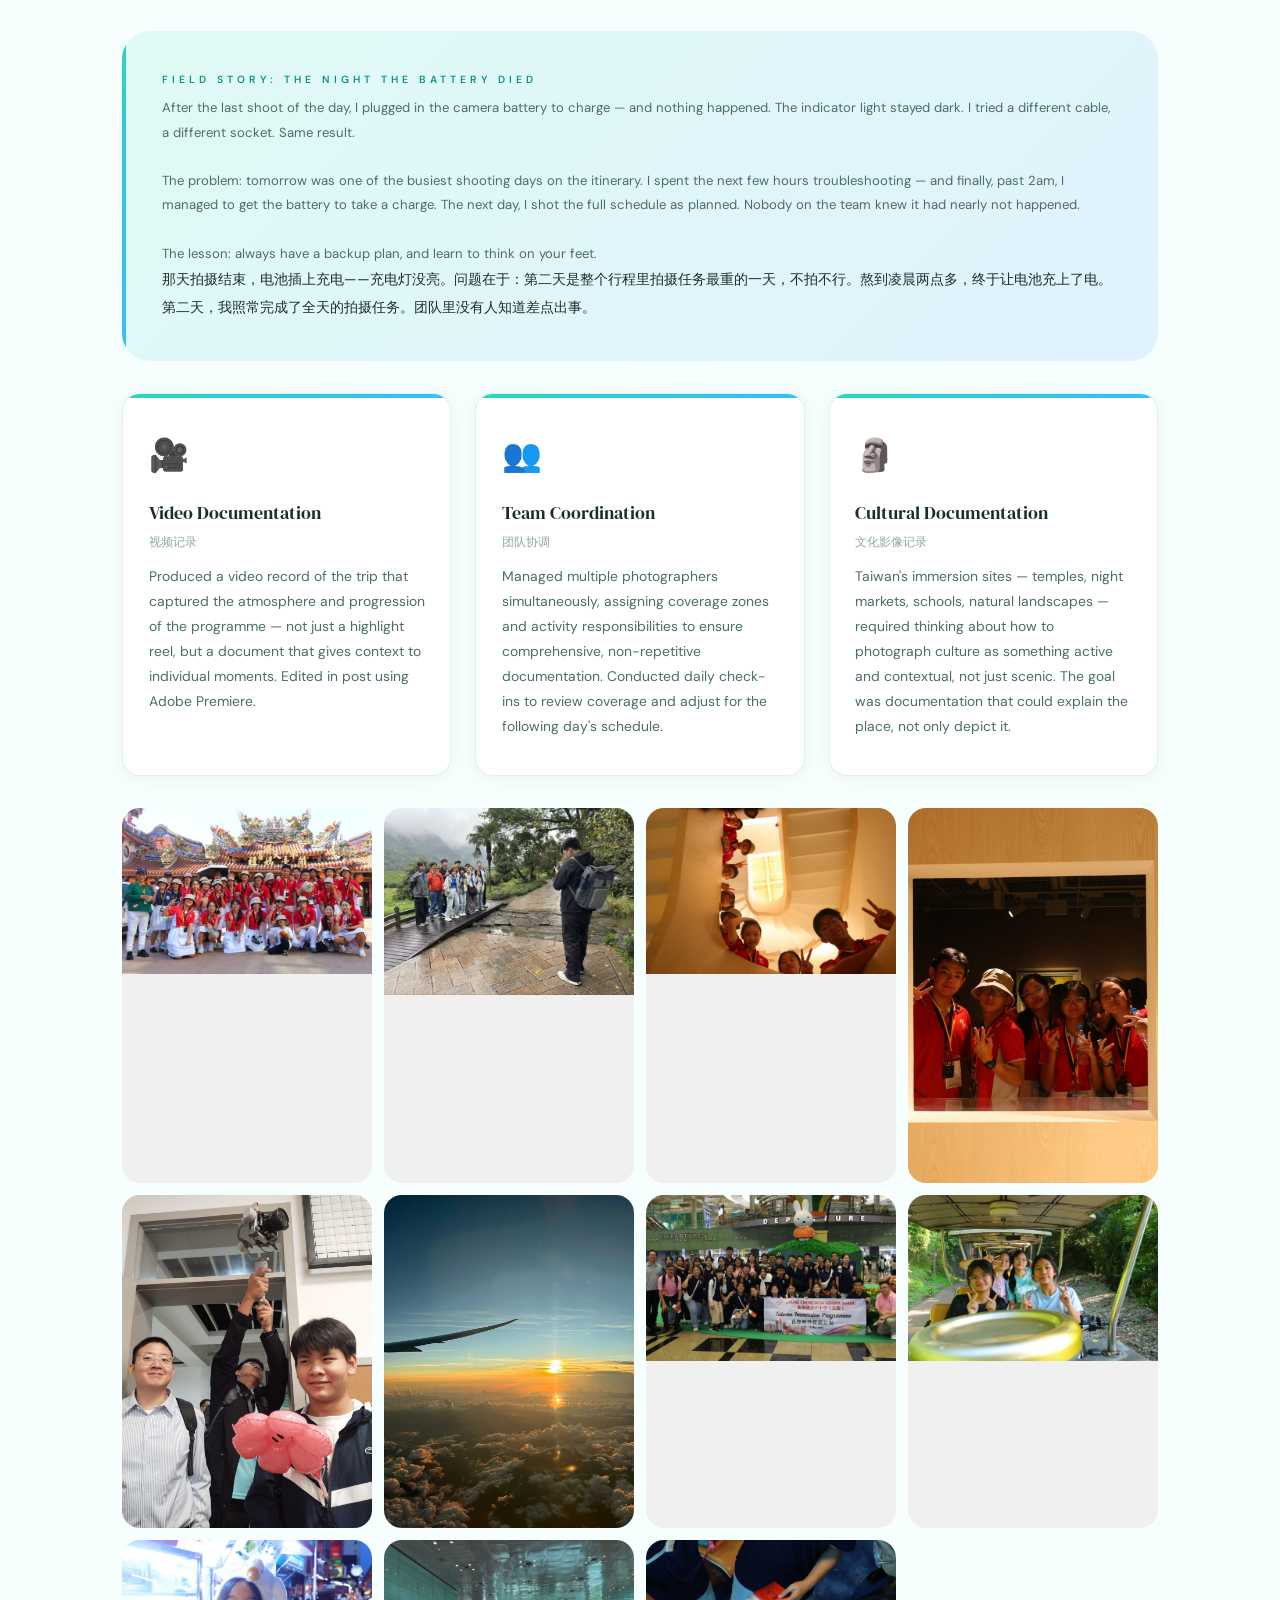
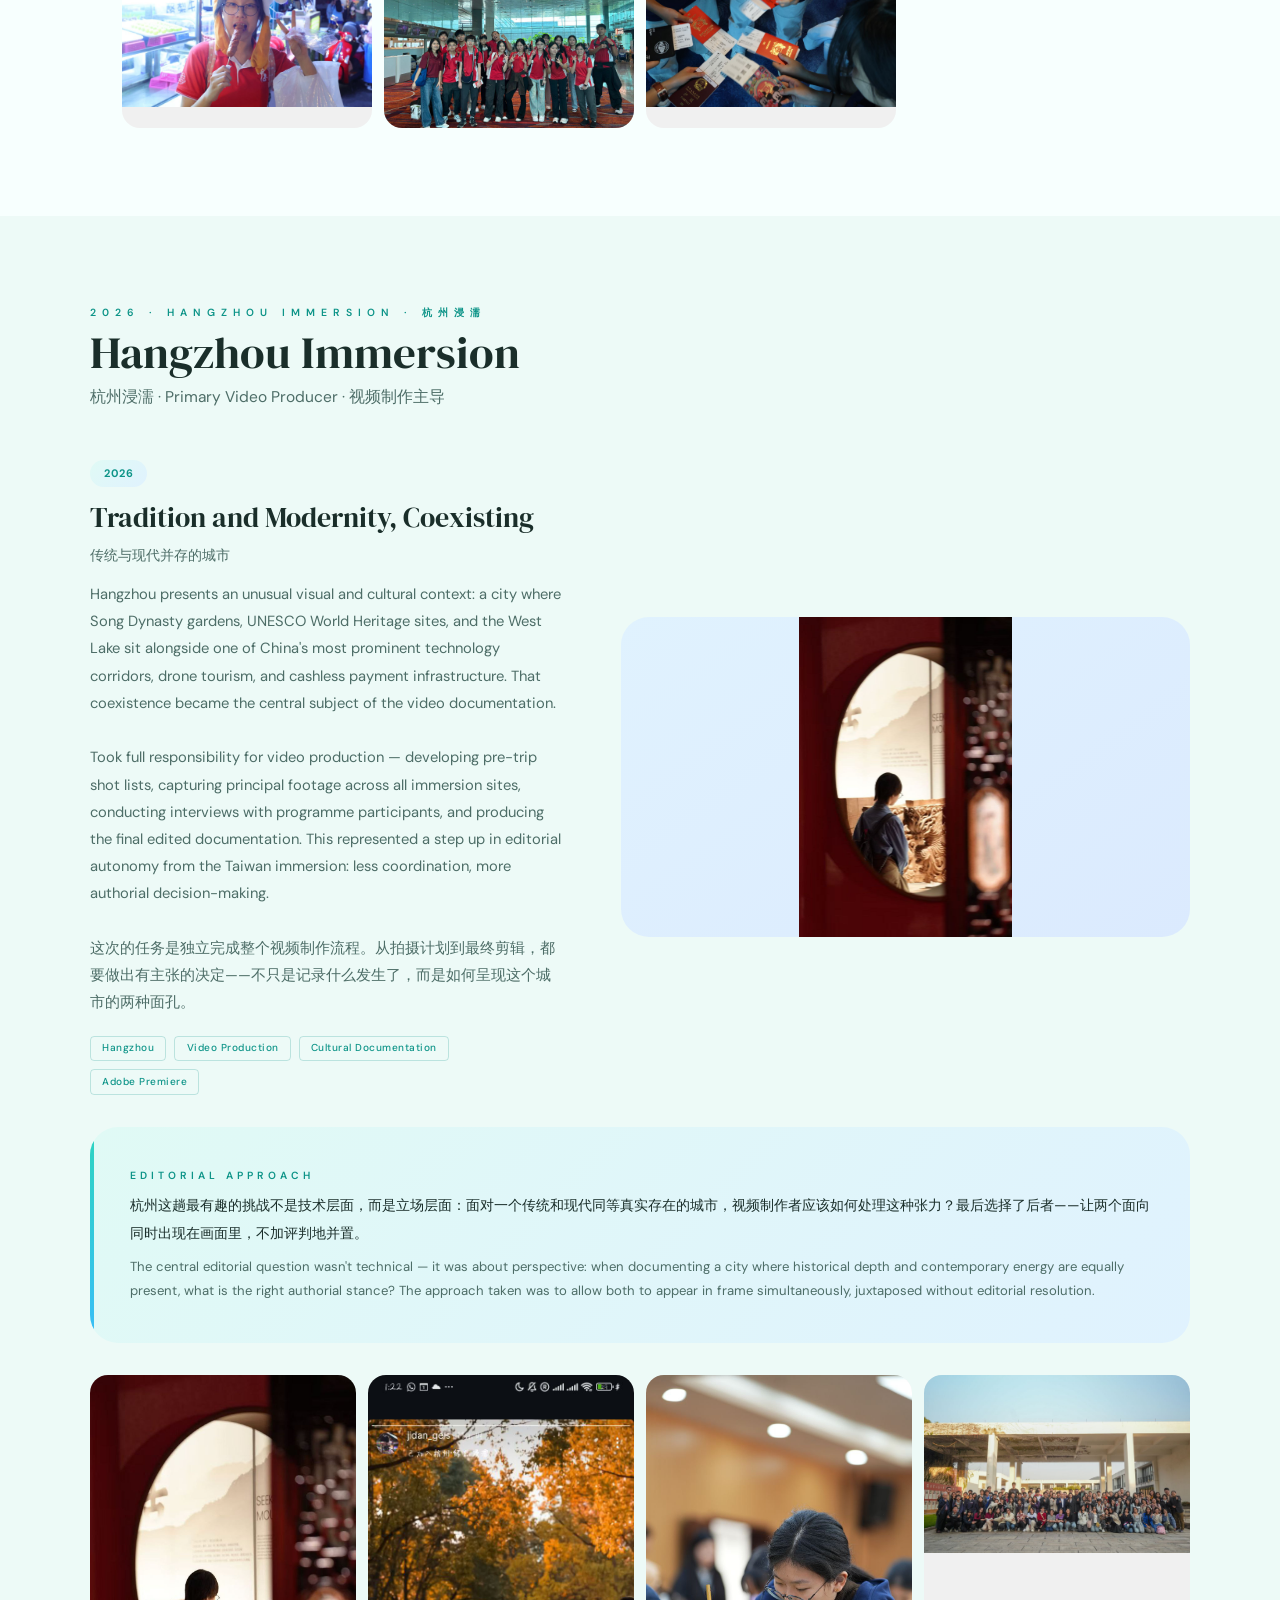
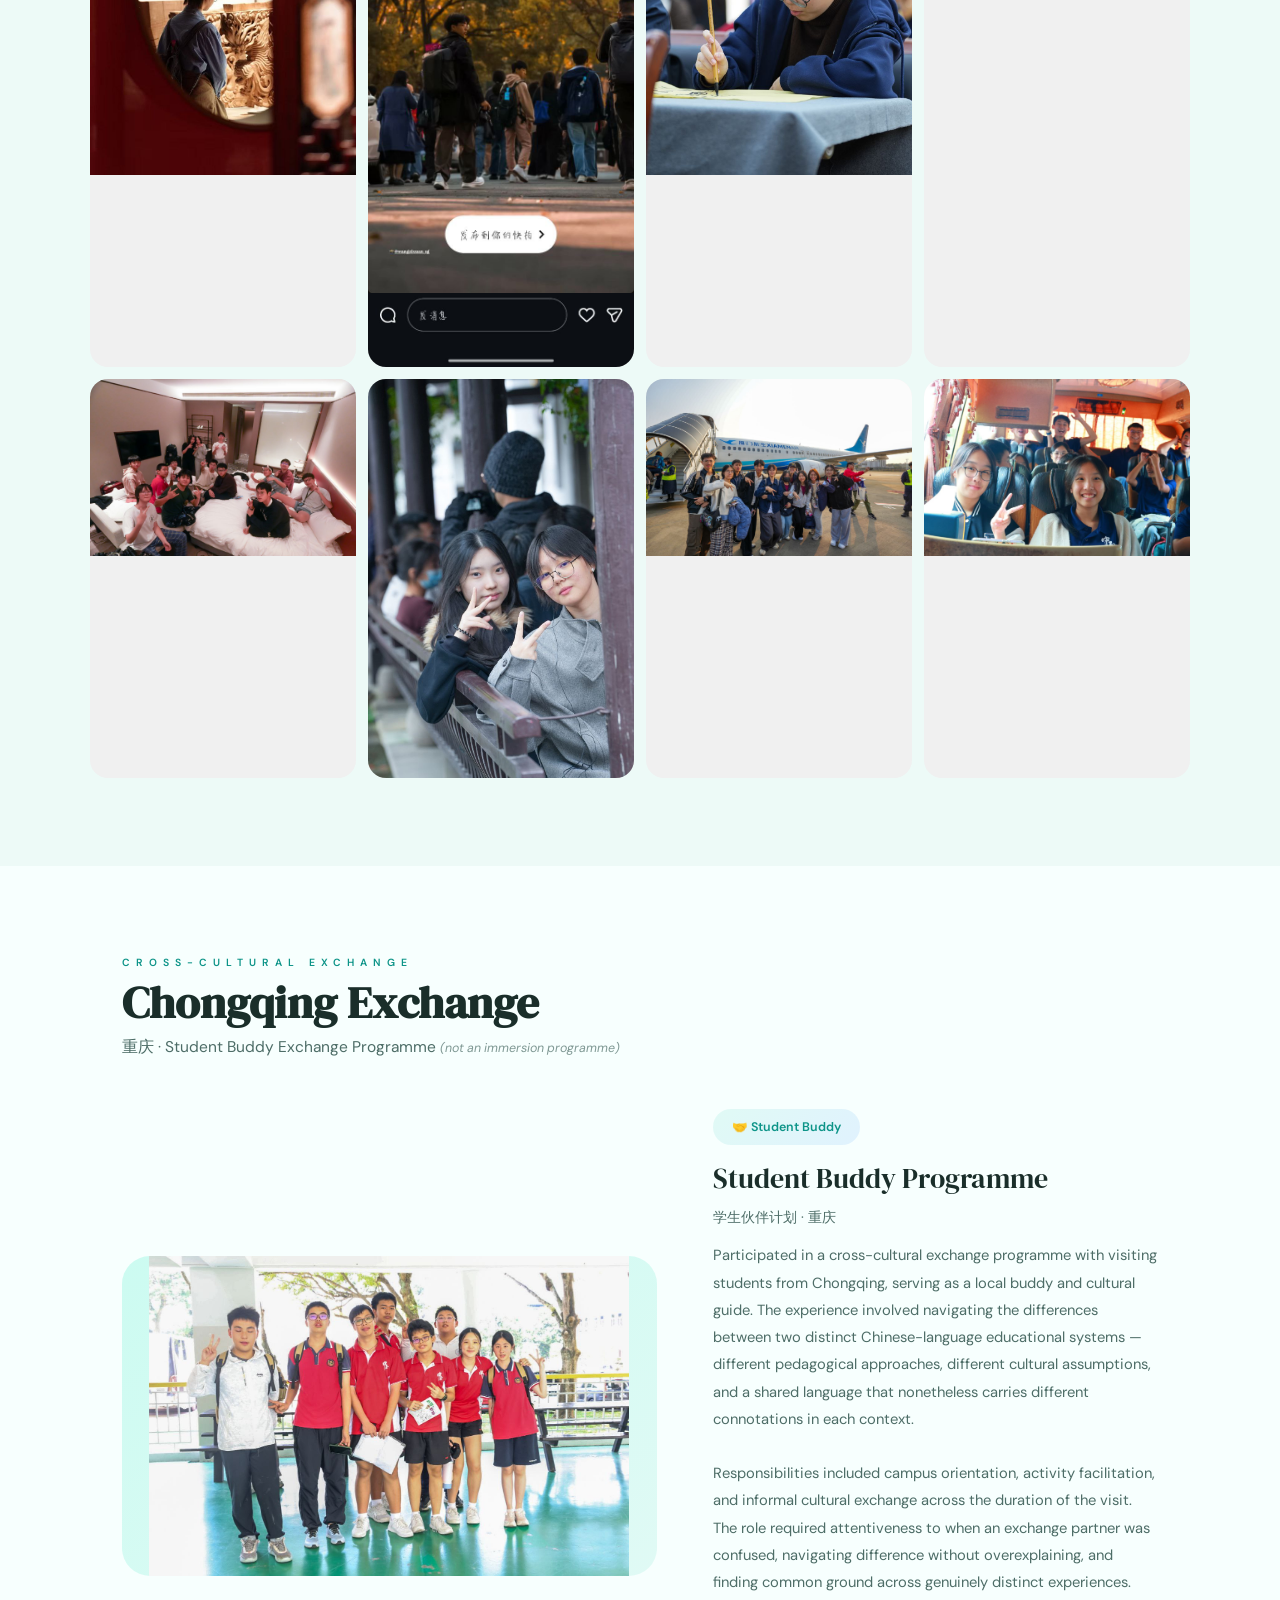
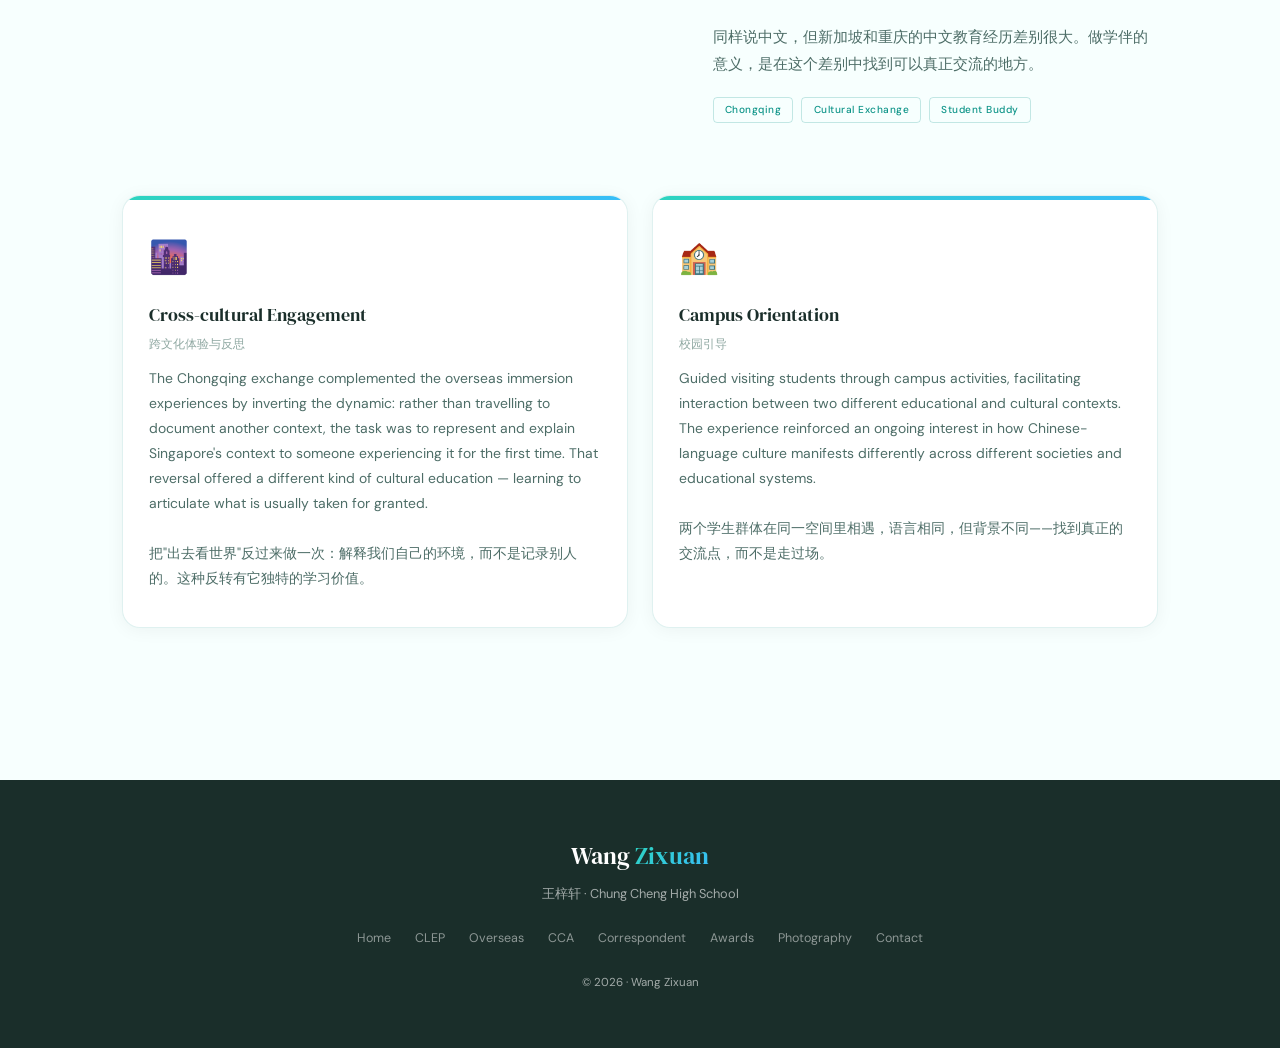
<file: overseas.html>
<!DOCTYPE html>
<html lang="en">
<head>
  <meta charset="UTF-8">
  <meta name="viewport" content="width=device-width, initial-scale=1.0">
  <title>Overseas Immersions · Wang Zixuan Portfolio</title>
  <meta name="description" content="Taiwan & Hangzhou immersion programmes — visual documentation across three immersive experiences.">
  <link rel="stylesheet" href="css/style.css">
</head>
<body>

<nav class="nav" role="navigation">
  <div class="nav-inner">
    <a href="index.html" class="nav-logo">Wang <span>Zixuan</span></a>
    <ul class="nav-links" role="list">
      <li><a href="index.html" class="nav-link">Home</a></li>
      <li><a href="clep.html" class="nav-link">CLEP</a></li>
      <li><a href="overseas.html" class="nav-link">Overseas</a></li>
      <li><a href="cca.html" class="nav-link">CCA</a></li>
      <li><a href="correspondent.html" class="nav-link">Correspondent</a></li>
      <li><a href="experiences.html" class="nav-link">Awards</a></li>
      <li><a href="photography.html" class="nav-link">Photography</a></li>
      <li><a href="contact.html" class="nav-link">Contact</a></li>
    </ul>
    <button class="hamburger" aria-label="Toggle menu" aria-expanded="false">
      <span></span><span></span><span></span>
    </button>
  </div>
</nav>

<div class="nav-mobile">
  <a href="index.html" class="nav-link">Home 首页</a>
  <a href="clep.html" class="nav-link">CLEP</a>
  <a href="overseas.html" class="nav-link">Overseas 海外浸濡</a>
  <a href="cca.html" class="nav-link">CCA 课外活动</a>
  <a href="correspondent.html" class="nav-link">Correspondent 通讯员</a>
  <a href="experiences.html" class="nav-link">Awards &amp; Experiences</a>
  <a href="photography.html" class="nav-link">Photography 摄影</a>
  <a href="contact.html" class="nav-link">Contact 联系我</a>
</div>

<main class="page-wrapper">

  <!-- ── Page Hero ── -->
  <div class="page-hero">
    <div class="page-hero-inner">
      <div class="page-eyebrow fade-up">Overseas Exchange Programmes</div>
      <h1 class="page-title fade-up">Overseas <span>Immersions</span></h1>
      <p class="page-subtitle fade-up">海外浸濡 · Two Immersions, One Exchange, One Lens</p>
      <p class="page-desc fade-up">
        Each programme presented a distinct context for visual documentation and cultural engagement: Taiwan in 2025 as Memories Committee Leader, Hangzhou in 2026 as the primary videographer, and Chongqing as a student buddy exchange. Three experiences, three roles, one consistent aim — to document and understand Chinese-language cultural environments outside Singapore.
        <br><br>
        台湾是带团队，杭州是独立主导视频制作，重庆是作为学伴参与跨文化交流（学伴交流，非浸濡计划）。三段经历，三种视角，同一个目标：记录真实的文化接触。
      </p>
    </div>
  </div>


  <!-- ── Taiwan 2025 ── -->
  <section class="section" aria-labelledby="taiwan-heading">
    <div class="s-label fade-up">2025 · Taiwan Immersion</div>
    <h2 class="s-title fade-up" id="taiwan-heading">Taiwan Immersion</h2>
    <p class="s-subtitle fade-up">台湾浸濡 · Memories Committee Leader · 回忆组长</p>

    <div class="mag-grid">
      <div class="mag-image mi-teal fade-left">
        <img src="images/overseas/tw-mazu.jpg" alt="台湾浸濡妈祖庙大合照" loading="lazy" style="width:100%;height:100%;object-fit:contain;border-radius:inherit;position:absolute;top:0;left:0;">
      </div>
      <div class="mag-content fade-right">
        <div class="role-badge">📷 Memories Committee Leader</div>
        <div class="mag-title">Leading the Documentation</div>
        <div class="mag-title-cn">回忆组长 · 带队记录整段旅程</div>
        <p class="mag-desc">
          As Memories Committee Leader, the primary responsibility was to ensure comprehensive visual documentation of the entire Taiwan immersion — not just capturing individual moments, but building a coherent archive that would allow 30+ participants to revisit the full experience after returning to Singapore.
          <br><br>
          This involved managing a team of photographers across simultaneous activities, assigning coverage responsibilities, maintaining consistent quality standards across contributors, and making real-time calls when conditions changed. The role sits at the intersection of photography, project management, and editorial judgement.
          <br><br>
          Documentation scope: still photography across all programme activities, video production for key moments, and coordination with the wider trip committee to ensure coverage gaps were identified and addressed proactively.
          <br><br>
          这个角色的核心是"对结果负责"——不是我一个人拍好就行，是整个团队的覆盖质量都要达到标准。
        </p>
        <div class="mag-tags">
          <span class="mag-tag">Photography</span>
          <span class="mag-tag">Team Coordination</span>
          <span class="mag-tag">Video Documentation</span>
          <span class="mag-tag">Leadership</span>
        </div>
      </div>
    </div>

    <!-- Battery story callout -->
    <div class="highlight-box fade-up">
      <div class="hb-label">Field Story: The Night the Battery Died</div>
      <p class="hb-text-en">
        After the last shoot of the day, I plugged in the camera battery to charge — and nothing happened. The indicator light stayed dark. I tried a different cable, a different socket. Same result.
        <br><br>
        The problem: tomorrow was one of the busiest shooting days on the itinerary. I spent the next few hours troubleshooting — and finally, past 2am, I managed to get the battery to take a charge. The next day, I shot the full schedule as planned. Nobody on the team knew it had nearly not happened.
        <br><br>
        The lesson: always have a backup plan, and learn to think on your feet.
      </p>
      <p class="hb-text">
        那天拍摄结束，电池插上充电——充电灯没亮。问题在于：第二天是整个行程里拍摄任务最重的一天，不拍不行。熬到凌晨两点多，终于让电池充上了电。第二天，我照常完成了全天的拍摄任务。团队里没有人知道差点出事。
      </p>
    </div>

    <!-- Detail cards -->
    <div class="cards-grid" style="margin-top:2rem;">
      <div class="feature-card fade-up">
        <div class="fc-icon">🎥</div>
        <div class="fc-title">Video Documentation</div>
        <div class="fc-title-cn">视频记录</div>
        <p class="fc-desc">Produced a video record of the trip that captured the atmosphere and progression of the programme — not just a highlight reel, but a document that gives context to individual moments. Edited in post using Adobe Premiere.</p>
      </div>
      <div class="feature-card fade-up">
        <div class="fc-icon">👥</div>
        <div class="fc-title">Team Coordination</div>
        <div class="fc-title-cn">团队协调</div>
        <p class="fc-desc">Managed multiple photographers simultaneously, assigning coverage zones and activity responsibilities to ensure comprehensive, non-repetitive documentation. Conducted daily check-ins to review coverage and adjust for the following day's schedule.</p>
      </div>
      <div class="feature-card fade-up">
        <div class="fc-icon">🗿</div>
        <div class="fc-title">Cultural Documentation</div>
        <div class="fc-title-cn">文化影像记录</div>
        <p class="fc-desc">Taiwan's immersion sites — temples, night markets, schools, natural landscapes — required thinking about how to photograph culture as something active and contextual, not just scenic. The goal was documentation that could explain the place, not only depict it.</p>
      </div>
    </div>

    <!-- Taiwan Photo Gallery — expanded -->
    <div class="photo-gallery fade-up" style="margin-top:2rem;">
      <div class="gallery-grid">
        <div class="gallery-item">
          <img src="images/overseas/tw-mazu.jpg" alt="台湾妈祖庙大合照" loading="lazy" style="object-fit:contain;">
        </div>
        <div class="gallery-item">
          <img src="images/overseas/tw-tea-garden.jpg" alt="台湾茶园拍摄" loading="lazy" style="object-fit:contain;">
        </div>
        <div class="gallery-item">
          <img src="images/overseas/tw-train.jpg" alt="台湾观光小火车" loading="lazy" style="object-fit:contain;">
        </div>
        <div class="gallery-item">
          <img src="images/overseas/tw-nightmarket.jpg" alt="台湾夜市" loading="lazy" style="object-fit:contain;">
        </div>
        <div class="gallery-item">
          <img src="images/overseas/tw-bus.jpg" alt="台湾巴士上" loading="lazy" style="object-fit:contain;">
        </div>
        <div class="gallery-item">
          <img src="images/overseas/tw-sunset.jpg" alt="日落机翼" loading="lazy" style="object-fit:contain;">
        </div>
        <div class="gallery-item">
          <img src="images/overseas/tw-passport.jpg" alt="护照与登机牌" loading="lazy" style="object-fit:contain;">
        </div>
        <!-- Taiwan photos from correspondent folder that belong here -->
        <div class="gallery-item">
          <img src="images/correspondent/staircase.jpg" alt="台湾观光小火车车厢" loading="lazy" style="object-fit:contain;">
        </div>
        <div class="gallery-item">
          <img src="images/correspondent/gallery.jpg" alt="台湾夜市美食" loading="lazy" style="object-fit:contain;">
        </div>
        <!-- Airport departure group photo -->
        <div class="gallery-item">
          <img src="images/clep/mv-bts.jpg" alt="台湾出发机场合照" loading="lazy" style="object-fit:contain;">
        </div>
        <!-- Passports/boarding passes -->
        <div class="gallery-item">
          <img src="images/cca/backstage.jpg" alt="出发前护照登机牌" loading="lazy" style="object-fit:contain;">
        </div>
      </div>
    </div>
  </section>


  <!-- ── Hangzhou 2026 ── -->
  <div class="section-full">
    <div class="section-full-inner">
      <div class="s-label fade-up">2026 · Hangzhou Immersion · 杭州浸濡</div>
      <div class="s-title fade-up">Hangzhou Immersion</div>
      <div class="s-subtitle fade-up">杭州浸濡 · Primary Video Producer · 视频制作主导</div>

      <div class="mag-grid reverse" style="margin-bottom:2rem;">
        <div class="mag-content fade-left">
          <div class="mag-year">2026</div>
          <div class="mag-title">Tradition and Modernity, Coexisting</div>
          <div class="mag-title-cn">传统与现代并存的城市</div>
          <p class="mag-desc">
            Hangzhou presents an unusual visual and cultural context: a city where Song Dynasty gardens, UNESCO World Heritage sites, and the West Lake sit alongside one of China's most prominent technology corridors, drone tourism, and cashless payment infrastructure. That coexistence became the central subject of the video documentation.
            <br><br>
            Took full responsibility for video production — developing pre-trip shot lists, capturing principal footage across all immersion sites, conducting interviews with programme participants, and producing the final edited documentation. This represented a step up in editorial autonomy from the Taiwan immersion: less coordination, more authorial decision-making.
            <br><br>
            这次的任务是独立完成整个视频制作流程。从拍摄计划到最终剪辑，都要做出有主张的决定——不只是记录什么发生了，而是如何呈现这个城市的两种面孔。
          </p>
          <div class="mag-tags">
            <span class="mag-tag">Hangzhou</span>
            <span class="mag-tag">Video Production</span>
            <span class="mag-tag">Cultural Documentation</span>
            <span class="mag-tag">Adobe Premiere</span>
          </div>
        </div>
        <div class="mag-image mi-blue fade-right">
          <img src="images/overseas/hz-round-door.jpg" alt="杭州圆门浸濡影像" loading="lazy" style="width:100%;height:100%;object-fit:contain;border-radius:inherit;position:absolute;top:0;left:0;">
        </div>
      </div>

      <div class="highlight-box fade-up">
        <div class="hb-label">Editorial Approach</div>
        <p class="hb-text">杭州这趟最有趣的挑战不是技术层面，而是立场层面：面对一个传统和现代同等真实存在的城市，视频制作者应该如何处理这种张力？最后选择了后者——让两个面向同时出现在画面里，不加评判地并置。</p>
        <p class="hb-text-en">The central editorial question wasn't technical — it was about perspective: when documenting a city where historical depth and contemporary energy are equally present, what is the right authorial stance? The approach taken was to allow both to appear in frame simultaneously, juxtaposed without editorial resolution.</p>
      </div>

      <!-- Hangzhou Photo Gallery -->
      <div class="photo-gallery fade-up" style="margin-top:2rem;">
        <div class="gallery-grid">
          <div class="gallery-item">
            <img src="images/overseas/hz-round-door.jpg" alt="杭州圆门" loading="lazy" style="object-fit:contain;">
          </div>
          <div class="gallery-item">
            <img src="images/overseas/hz-autumn-street.jpg" alt="杭州秋日街景" loading="lazy" style="object-fit:contain;">
          </div>
          <div class="gallery-item">
            <img src="images/overseas/hz-calligraphy.jpg" alt="杭州书法体验" loading="lazy" style="object-fit:contain;">
          </div>
          <div class="gallery-item">
            <img src="images/overseas/hz-school-group.jpg" alt="杭州学校大合照" loading="lazy" style="object-fit:contain;">
          </div>
          <div class="gallery-item">
            <img src="images/overseas/hz-hotel-group.jpg" alt="杭州酒店合照" loading="lazy" style="object-fit:contain;">
          </div>
          <div class="gallery-item">
            <img src="images/overseas/hz-portrait.jpg" alt="杭州人像" loading="lazy" style="object-fit:contain;">
          </div>
          <div class="gallery-item">
            <img src="images/overseas/hz-xiamenair.jpg" alt="厦门航空出发" loading="lazy" style="object-fit:contain;">
          </div>
          <!-- tw-airport.jpg is actually the Hangzhou bus photo -->
          <div class="gallery-item">
            <img src="images/overseas/tw-airport.jpg" alt="杭州大巴车上" loading="lazy" style="object-fit:contain;">
          </div>
        </div>
      </div>
    </div>
  </div>


  <!-- ── Chongqing Exchange ── -->
  <section class="section" aria-labelledby="cq-heading">
    <div class="s-label fade-up">Cross-cultural Exchange</div>
    <h2 class="s-title fade-up" id="cq-heading">Chongqing Exchange</h2>
    <p class="s-subtitle fade-up">重庆 · Student Buddy Exchange Programme <em style="font-size:0.8em; opacity:0.7;">(not an immersion programme)</em></p>

    <div class="mag-grid">
      <div class="mag-image mi-teal fade-left">
        <img src="images/overseas/tw-group.jpg" alt="重庆学生伙伴7人合照" loading="lazy" style="width:100%;height:100%;object-fit:contain;border-radius:inherit;position:absolute;top:0;left:0;">
      </div>
      <div class="mag-content fade-right">
        <div class="role-badge">🤝 Student Buddy</div>
        <div class="mag-title">Student Buddy Programme</div>
        <div class="mag-title-cn">学生伙伴计划 · 重庆</div>
        <p class="mag-desc">
          Participated in a cross-cultural exchange programme with visiting students from Chongqing, serving as a local buddy and cultural guide. The experience involved navigating the differences between two distinct Chinese-language educational systems — different pedagogical approaches, different cultural assumptions, and a shared language that nonetheless carries different connotations in each context.
          <br><br>
          Responsibilities included campus orientation, activity facilitation, and informal cultural exchange across the duration of the visit. The role required attentiveness to when an exchange partner was confused, navigating difference without overexplaining, and finding common ground across genuinely distinct experiences.
          <br><br>
          同样说中文，但新加坡和重庆的中文教育经历差别很大。做学伴的意义，是在这个差别中找到可以真正交流的地方。
        </p>
        <div class="mag-tags">
          <span class="mag-tag">Chongqing</span>
          <span class="mag-tag">Cultural Exchange</span>
          <span class="mag-tag">Student Buddy</span>
        </div>
      </div>
    </div>

    <div class="cards-grid-2" style="margin-top:2rem;">
      <div class="feature-card fade-left">
        <div class="fc-icon">🌆</div>
        <div class="fc-title">Cross-cultural Engagement</div>
        <div class="fc-title-cn">跨文化体验与反思</div>
        <p class="fc-desc">
          The Chongqing exchange complemented the overseas immersion experiences by inverting the dynamic: rather than travelling to document another context, the task was to represent and explain Singapore's context to someone experiencing it for the first time. That reversal offered a different kind of cultural education — learning to articulate what is usually taken for granted.
          <br><br>
          把"出去看世界"反过来做一次：解释我们自己的环境，而不是记录别人的。这种反转有它独特的学习价值。
        </p>
      </div>
      <div class="feature-card fade-right">
        <div class="fc-icon">🏫</div>
        <div class="fc-title">Campus Orientation</div>
        <div class="fc-title-cn">校园引导</div>
        <p class="fc-desc">
          Guided visiting students through campus activities, facilitating interaction between two different educational and cultural contexts. The experience reinforced an ongoing interest in how Chinese-language culture manifests differently across different societies and educational systems.
          <br><br>
          两个学生群体在同一空间里相遇，语言相同，但背景不同——找到真正的交流点，而不是走过场。
        </p>
      </div>
    </div>
  </section>

</main>

<footer class="footer">
  <div class="footer-logo">Wang <span>Zixuan</span></div>
  <p style="font-size:0.8rem; margin-bottom:0.3rem;">王梓轩 · Chung Cheng High School</p>
  <div class="footer-links">
    <a href="index.html" class="footer-link">Home</a>
    <a href="clep.html" class="footer-link">CLEP</a>
    <a href="overseas.html" class="footer-link">Overseas</a>
    <a href="cca.html" class="footer-link">CCA</a>
    <a href="correspondent.html" class="footer-link">Correspondent</a>
    <a href="experiences.html" class="footer-link">Awards</a>
    <a href="photography.html" class="footer-link">Photography</a>
    <a href="contact.html" class="footer-link">Contact</a>
  </div>
  <p class="footer-copy">© 2026 · Wang Zixuan</p>
</footer>

<script src="js/main.js"></script>
</body>
</html>
</file>
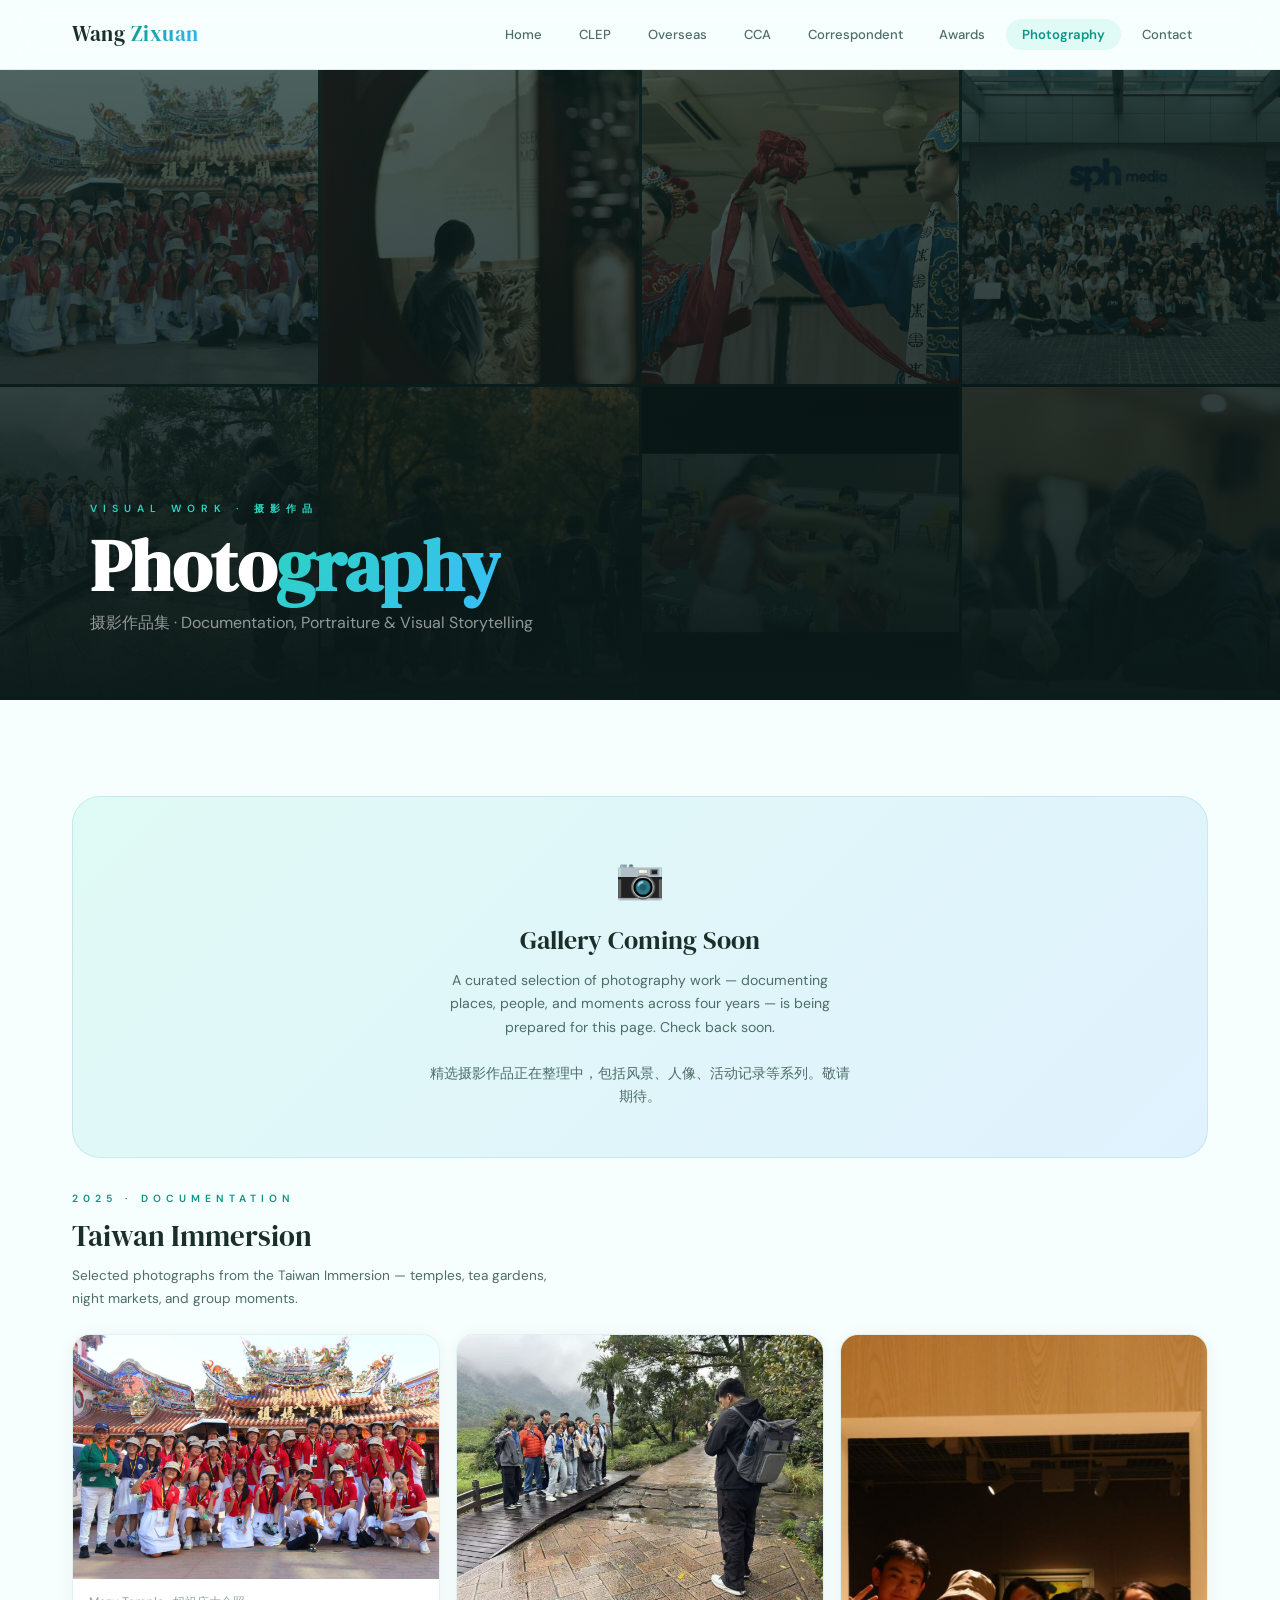
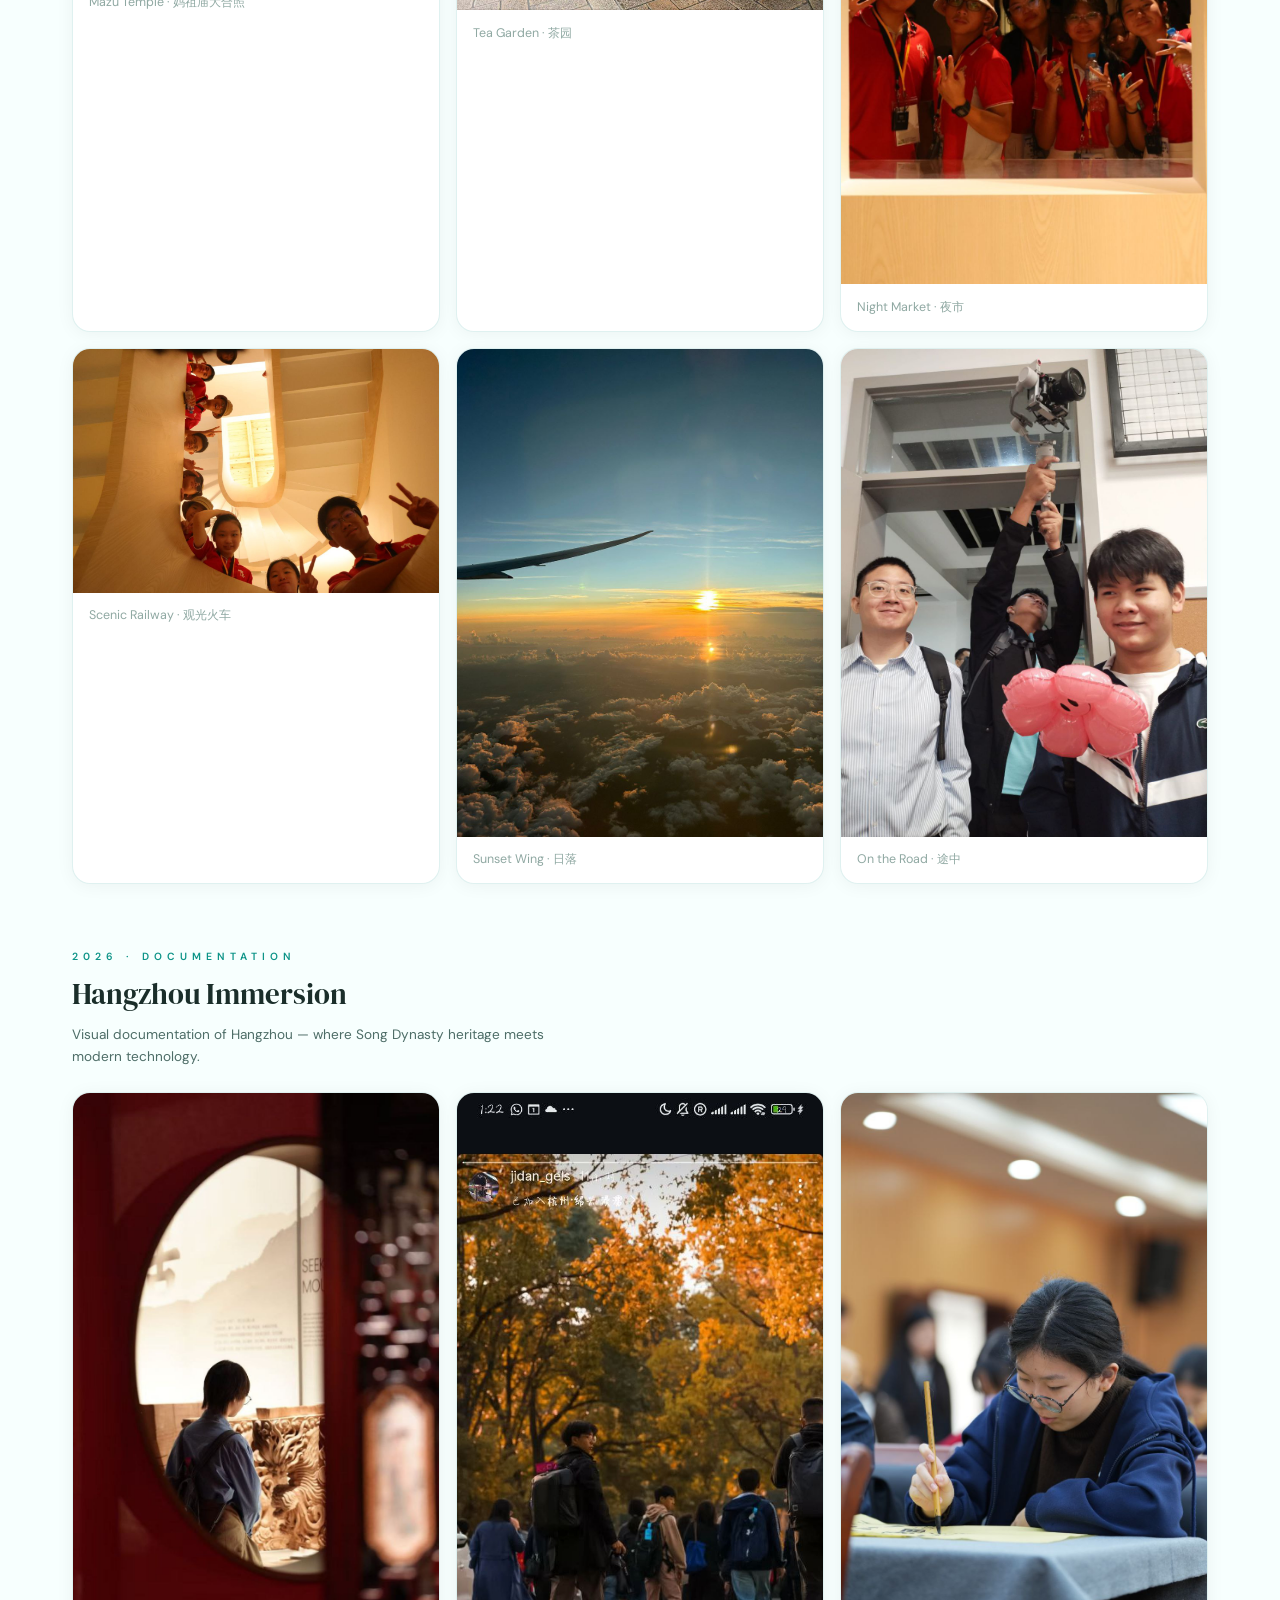
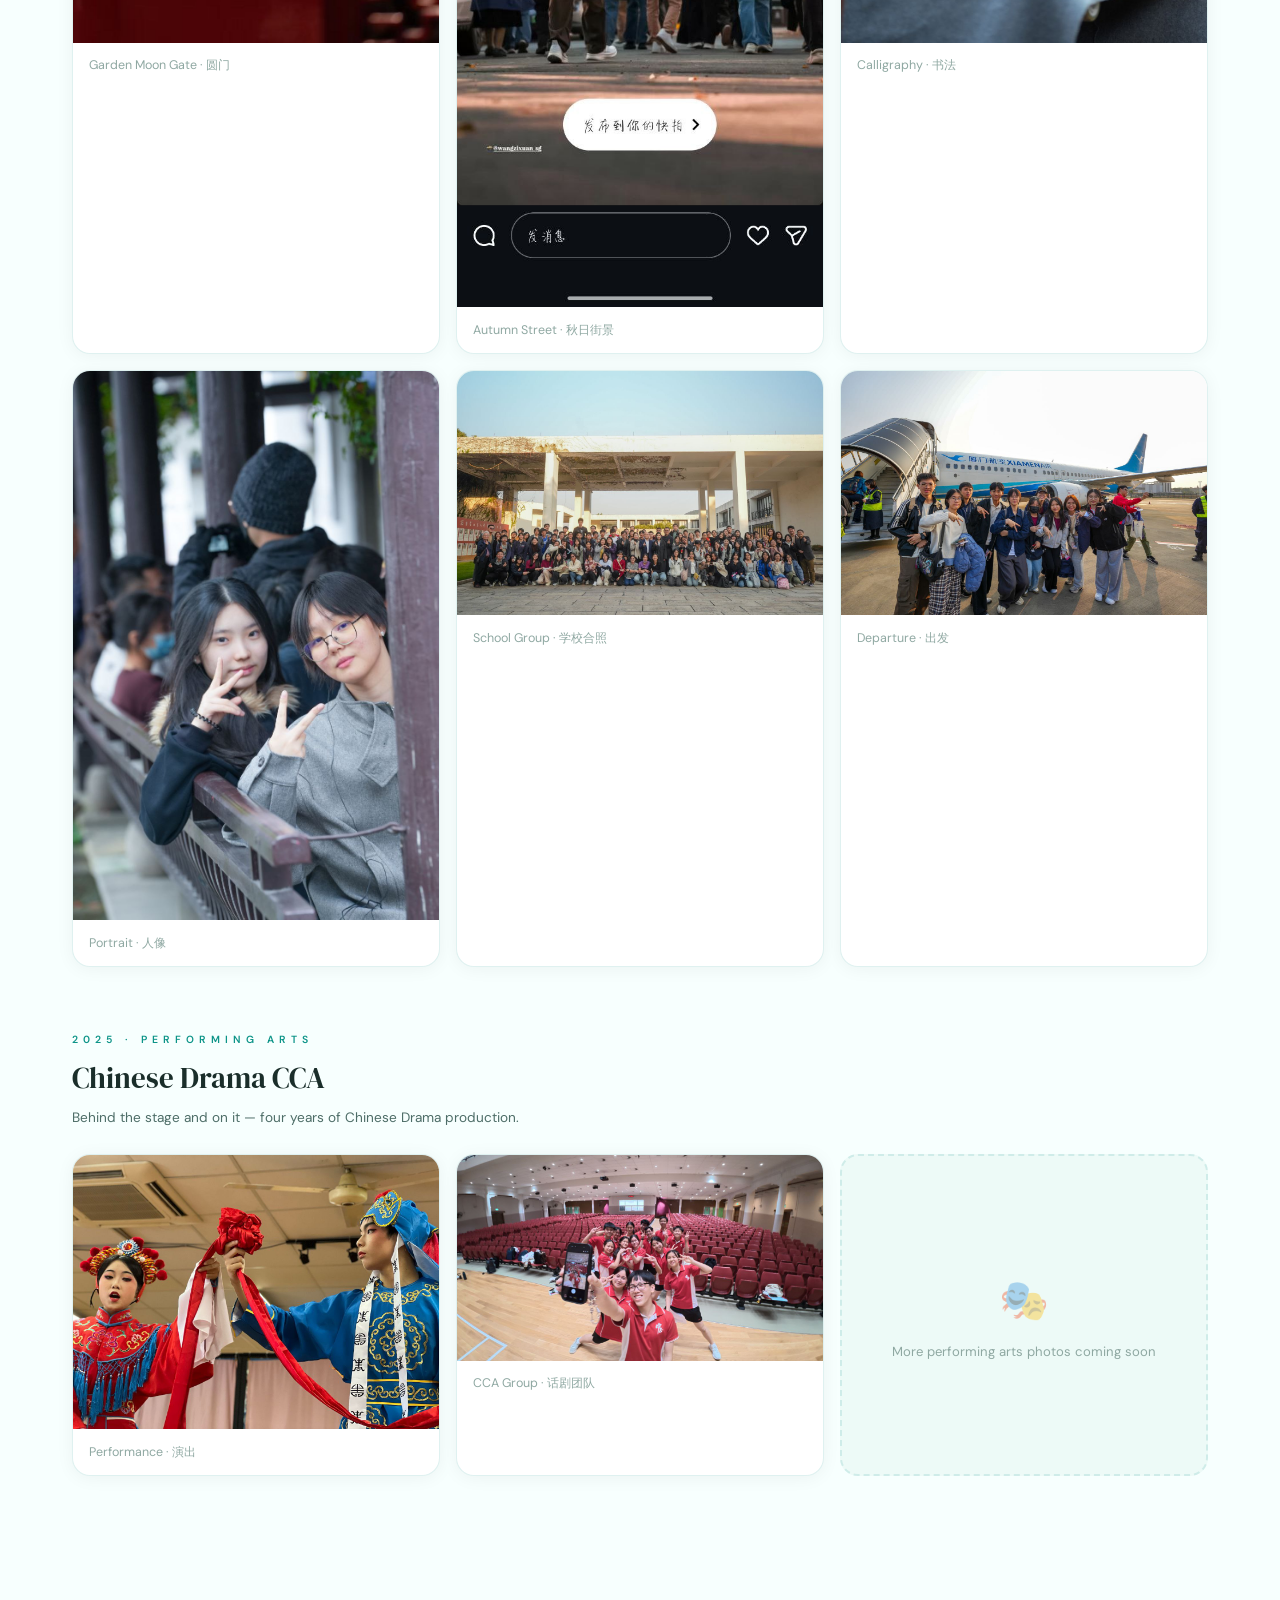
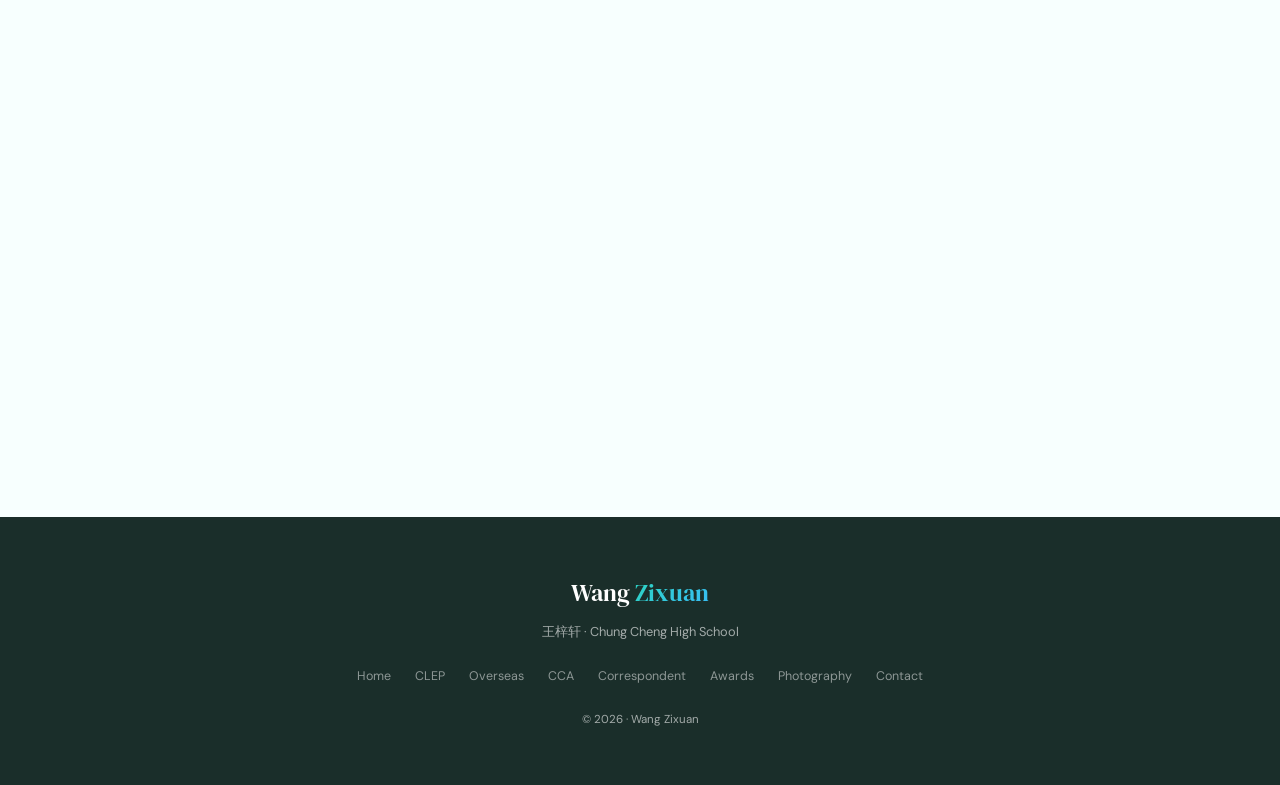
<file: photography.html>
<!DOCTYPE html>
<html lang="en">
<head>
  <meta charset="UTF-8">
  <meta name="viewport" content="width=device-width, initial-scale=1.0">
  <title>Photography · Wang Zixuan Portfolio</title>
  <meta name="description" content="Photography gallery — Wang Zixuan's visual documentation work across four years.">
  <link rel="stylesheet" href="css/style.css">
  <style>
    /* ── Photography page specific styles ── */
    .photo-hero {
      min-height: 70vh;
      display: flex;
      align-items: flex-end;
      padding: 0 2rem 4rem;
      position: relative;
      overflow: hidden;
      background: #0a1a18;
    }
    .photo-hero-bg {
      position: absolute;
      inset: 0;
      background: linear-gradient(160deg, #0d2b27 0%, #0a1a18 60%, #071212 100%);
    }
    .photo-hero-grid {
      position: absolute;
      inset: 0;
      display: grid;
      grid-template-columns: repeat(4, 1fr);
      grid-template-rows: repeat(2, 1fr);
      gap: 3px;
      opacity: 0.35;
    }
    .photo-hero-grid-item {
      overflow: hidden;
      background: #111;
    }
    .photo-hero-grid-item img {
      width: 100%;
      height: 100%;
      object-fit: cover;
      filter: grayscale(30%);
    }
    .photo-hero-overlay {
      position: absolute;
      inset: 0;
      background: linear-gradient(to top, rgba(10,26,24,0.97) 0%, rgba(10,26,24,0.6) 40%, rgba(10,26,24,0.2) 100%);
    }
    .photo-hero-content {
      position: relative;
      z-index: 2;
      max-width: 1100px;
      margin: 0 auto;
      width: 100%;
    }
    .photo-hero-eyebrow {
      font-size: 0.65rem;
      letter-spacing: 6px;
      text-transform: uppercase;
      color: var(--teal);
      margin-bottom: 0.8rem;
      font-weight: 600;
    }
    .photo-hero-title {
      font-family: 'DM Serif Display', serif;
      font-size: 4.5rem;
      color: white;
      line-height: 1.0;
      margin-bottom: 0.5rem;
    }
    .photo-hero-title span {
      background: linear-gradient(135deg, var(--teal), var(--blue));
      -webkit-background-clip: text;
      -webkit-text-fill-color: transparent;
      background-clip: text;
    }
    .photo-hero-sub {
      font-size: 1rem;
      color: rgba(255,255,255,0.55);
    }

    /* ── Gallery Section ── */
    .gallery-section {
      padding: 4rem 2rem;
      max-width: 1200px;
      margin: 0 auto;
    }
    .gallery-category {
      margin-bottom: 4rem;
    }
    .gallery-cat-label {
      font-size: 0.65rem;
      letter-spacing: 5px;
      text-transform: uppercase;
      color: var(--teal-mid);
      font-weight: 600;
      margin-bottom: 0.4rem;
    }
    .gallery-cat-title {
      font-family: 'DM Serif Display', serif;
      font-size: 1.8rem;
      margin-bottom: 0.3rem;
    }
    .gallery-cat-desc {
      font-size: 0.85rem;
      color: var(--text-light);
      margin-bottom: 1.5rem;
      max-width: 500px;
    }

    /* Masonry-style grid */
    .photo-masonry {
      display: grid;
      grid-template-columns: repeat(3, 1fr);
      gap: 1rem;
    }
    .photo-masonry .photo-card {
      border-radius: var(--radius-md);
      overflow: hidden;
      background: var(--card-bg);
      box-shadow: var(--shadow-sm);
      border: 1px solid var(--border);
      transition: transform 0.3s ease, box-shadow 0.3s ease;
    }
    .photo-masonry .photo-card:hover {
      transform: translateY(-4px);
      box-shadow: var(--shadow-md);
    }
    .photo-masonry .photo-card img {
      width: 100%;
      height: auto;
      display: block;
      object-fit: contain;
    }
    .photo-card-caption {
      padding: 0.8rem 1rem;
      font-size: 0.78rem;
      color: var(--text-muted);
    }

    /* Placeholder card */
    .photo-placeholder-card {
      border-radius: var(--radius-md);
      overflow: hidden;
      background: var(--bg-alt);
      border: 2px dashed var(--border);
      min-height: 240px;
      display: flex;
      align-items: center;
      justify-content: center;
      flex-direction: column;
      gap: 0.5rem;
      color: var(--text-muted);
      font-size: 0.82rem;
      padding: 2rem;
      text-align: center;
    }
    .photo-placeholder-card .ph-icon {
      font-size: 2.5rem;
      opacity: 0.4;
    }

    /* Coming soon banner */
    .coming-soon-banner {
      background: linear-gradient(135deg, var(--teal-light), var(--blue-light));
      border-radius: var(--radius-lg);
      padding: 3rem 2rem;
      text-align: center;
      margin: 2rem 0;
      border: 1px solid var(--border);
    }
    .csb-icon { font-size: 2.5rem; margin-bottom: 0.5rem; }
    .csb-title {
      font-family: 'DM Serif Display', serif;
      font-size: 1.6rem;
      margin-bottom: 0.5rem;
    }
    .csb-desc { font-size: 0.88rem; color: var(--text-light); max-width: 420px; margin: 0 auto; }

    @media (max-width: 768px) {
      .photo-hero-title { font-size: 3rem; }
      .photo-hero-grid { grid-template-columns: repeat(2, 1fr); }
      .photo-masonry { grid-template-columns: repeat(2, 1fr); }
    }
    @media (max-width: 480px) {
      .photo-hero-title { font-size: 2.4rem; }
      .photo-masonry { grid-template-columns: 1fr; }
    }
  </style>
</head>
<body>

<nav class="nav" role="navigation">
  <div class="nav-inner">
    <a href="index.html" class="nav-logo">Wang <span>Zixuan</span></a>
    <ul class="nav-links" role="list">
      <li><a href="index.html" class="nav-link">Home</a></li>
      <li><a href="clep.html" class="nav-link">CLEP</a></li>
      <li><a href="overseas.html" class="nav-link">Overseas</a></li>
      <li><a href="cca.html" class="nav-link">CCA</a></li>
      <li><a href="correspondent.html" class="nav-link">Correspondent</a></li>
      <li><a href="experiences.html" class="nav-link">Awards</a></li>
      <li><a href="photography.html" class="nav-link active">Photography</a></li>
      <li><a href="contact.html" class="nav-link">Contact</a></li>
    </ul>
    <button class="hamburger" aria-label="Toggle menu" aria-expanded="false">
      <span></span><span></span><span></span>
    </button>
  </div>
</nav>

<div class="nav-mobile">
  <a href="index.html" class="nav-link">Home 首页</a>
  <a href="clep.html" class="nav-link">CLEP</a>
  <a href="overseas.html" class="nav-link">Overseas 海外浸濡</a>
  <a href="cca.html" class="nav-link">CCA 课外活动</a>
  <a href="correspondent.html" class="nav-link">Correspondent 通讯员</a>
  <a href="experiences.html" class="nav-link">Awards &amp; Experiences</a>
  <a href="photography.html" class="nav-link">Photography 摄影</a>
  <a href="contact.html" class="nav-link">Contact 联系我</a>
</div>

<main class="page-wrapper">

  <!-- ── Photo Hero ── -->
  <div class="photo-hero">
    <div class="photo-hero-bg"></div>

    <!-- Background image grid -->
    <div class="photo-hero-grid">
      <div class="photo-hero-grid-item">
        <img src="images/overseas/tw-mazu.jpg" alt="" loading="eager">
      </div>
      <div class="photo-hero-grid-item">
        <img src="images/overseas/hz-round-door.jpg" alt="" loading="eager">
      </div>
      <div class="photo-hero-grid-item">
        <img src="images/cca/drama-performance.jpg" alt="" loading="eager">
      </div>
      <div class="photo-hero-grid-item">
        <img src="images/correspondent/sph-media.jpg" alt="" loading="eager">
      </div>
      <div class="photo-hero-grid-item">
        <img src="images/overseas/tw-tea-garden.jpg" alt="" loading="eager">
      </div>
      <div class="photo-hero-grid-item">
        <img src="images/overseas/hz-autumn-street.jpg" alt="" loading="eager">
      </div>
      <div class="photo-hero-grid-item">
        <img src="images/clep/mv-screenshot.jpg" alt="" loading="eager">
      </div>
      <div class="photo-hero-grid-item">
        <img src="images/overseas/hz-calligraphy.jpg" alt="" loading="eager">
      </div>
    </div>
    <div class="photo-hero-overlay"></div>

    <div class="photo-hero-content">
      <div class="photo-hero-eyebrow">Visual Work · 摄影作品</div>
      <h1 class="photo-hero-title">Photo<span>graphy</span></h1>
      <p class="photo-hero-sub">摄影作品集 · Documentation, Portraiture &amp; Visual Storytelling</p>
    </div>
  </div>


  <!-- ── Gallery Intro ── -->
  <div class="gallery-section">

    <div class="coming-soon-banner fade-up">
      <div class="csb-icon">📷</div>
      <div class="csb-title">Gallery Coming Soon</div>
      <p class="csb-desc">
        A curated selection of photography work — documenting places, people, and moments across four years — is being prepared for this page. Check back soon.
        <br><br>
        精选摄影作品正在整理中，包括风景、人像、活动记录等系列。敬请期待。
      </p>
    </div>


    <!-- Taiwan Documentation -->
    <div class="gallery-category fade-up">
      <div class="gallery-cat-label">2025 · Documentation</div>
      <div class="gallery-cat-title">Taiwan Immersion</div>
      <p class="gallery-cat-desc">Selected photographs from the Taiwan Immersion — temples, tea gardens, night markets, and group moments.</p>
      <div class="photo-masonry">
        <div class="photo-card">
          <img src="images/overseas/tw-mazu.jpg" alt="台湾妈祖庙大合照">
          <div class="photo-card-caption">Mazu Temple · 妈祖庙大合照</div>
        </div>
        <div class="photo-card">
          <img src="images/overseas/tw-tea-garden.jpg" alt="台湾茶园">
          <div class="photo-card-caption">Tea Garden · 茶园</div>
        </div>
        <div class="photo-card">
          <img src="images/overseas/tw-nightmarket.jpg" alt="台湾夜市">
          <div class="photo-card-caption">Night Market · 夜市</div>
        </div>
        <div class="photo-card">
          <img src="images/overseas/tw-train.jpg" alt="观光小火车">
          <div class="photo-card-caption">Scenic Railway · 观光火车</div>
        </div>
        <div class="photo-card">
          <img src="images/overseas/tw-sunset.jpg" alt="日落机翼">
          <div class="photo-card-caption">Sunset Wing · 日落</div>
        </div>
        <div class="photo-card">
          <img src="images/overseas/tw-bus.jpg" alt="巴士合照">
          <div class="photo-card-caption">On the Road · 途中</div>
        </div>
      </div>
    </div>


    <!-- Hangzhou Documentation -->
    <div class="gallery-category fade-up">
      <div class="gallery-cat-label">2026 · Documentation</div>
      <div class="gallery-cat-title">Hangzhou Immersion</div>
      <p class="gallery-cat-desc">Visual documentation of Hangzhou — where Song Dynasty heritage meets modern technology.</p>
      <div class="photo-masonry">
        <div class="photo-card">
          <img src="images/overseas/hz-round-door.jpg" alt="杭州圆门">
          <div class="photo-card-caption">Garden Moon Gate · 圆门</div>
        </div>
        <div class="photo-card">
          <img src="images/overseas/hz-autumn-street.jpg" alt="杭州秋日街景">
          <div class="photo-card-caption">Autumn Street · 秋日街景</div>
        </div>
        <div class="photo-card">
          <img src="images/overseas/hz-calligraphy.jpg" alt="书法体验">
          <div class="photo-card-caption">Calligraphy · 书法</div>
        </div>
        <div class="photo-card">
          <img src="images/overseas/hz-portrait.jpg" alt="人像">
          <div class="photo-card-caption">Portrait · 人像</div>
        </div>
        <div class="photo-card">
          <img src="images/overseas/hz-school-group.jpg" alt="杭州学校大合照">
          <div class="photo-card-caption">School Group · 学校合照</div>
        </div>
        <div class="photo-card">
          <img src="images/overseas/hz-xiamenair.jpg" alt="厦门航空出发">
          <div class="photo-card-caption">Departure · 出发</div>
        </div>
      </div>
    </div>


    <!-- Performing Arts -->
    <div class="gallery-category fade-up">
      <div class="gallery-cat-label">2025 · Performing Arts</div>
      <div class="gallery-cat-title">Chinese Drama CCA</div>
      <p class="gallery-cat-desc">Behind the stage and on it — four years of Chinese Drama production.</p>
      <div class="photo-masonry">
        <div class="photo-card">
          <img src="images/cca/drama-performance.jpg" alt="华文话剧演出">
          <div class="photo-card-caption">Performance · 演出</div>
        </div>
        <div class="photo-card">
          <img src="images/cca/syf-group.jpg" alt="CCA合照">
          <div class="photo-card-caption">CCA Group · 话剧团队</div>
        </div>
        <div class="photo-placeholder-card">
          <div class="ph-icon">🎭</div>
          <div>More performing arts photos coming soon</div>
        </div>
      </div>
    </div>


    <!-- Placeholder for future work -->
    <div class="gallery-category fade-up">
      <div class="gallery-cat-label">Coming Soon · 即将上线</div>
      <div class="gallery-cat-title">Original Photography</div>
      <p class="gallery-cat-desc">A dedicated series of original photographic work — street, portrait, and documentary — to be added here.</p>
      <div class="photo-masonry">
        <div class="photo-placeholder-card">
          <div class="ph-icon">🌆</div>
          <div>Street Photography<br><span style="font-size:0.75em;opacity:0.6;">街头摄影</span></div>
        </div>
        <div class="photo-placeholder-card">
          <div class="ph-icon">👤</div>
          <div>Portrait Series<br><span style="font-size:0.75em;opacity:0.6;">人像系列</span></div>
        </div>
        <div class="photo-placeholder-card">
          <div class="ph-icon">📰</div>
          <div>Documentary Work<br><span style="font-size:0.75em;opacity:0.6;">纪实摄影</span></div>
        </div>
      </div>
    </div>

  </div>

</main>

<footer class="footer">
  <div class="footer-logo">Wang <span>Zixuan</span></div>
  <p style="font-size:0.8rem; margin-bottom:0.3rem;">王梓轩 · Chung Cheng High School</p>
  <div class="footer-links">
    <a href="index.html" class="footer-link">Home</a>
    <a href="clep.html" class="footer-link">CLEP</a>
    <a href="overseas.html" class="footer-link">Overseas</a>
    <a href="cca.html" class="footer-link">CCA</a>
    <a href="correspondent.html" class="footer-link">Correspondent</a>
    <a href="experiences.html" class="footer-link">Awards</a>
    <a href="photography.html" class="footer-link">Photography</a>
    <a href="contact.html" class="footer-link">Contact</a>
  </div>
  <p class="footer-copy">© 2026 · Wang Zixuan</p>
</footer>

<script src="js/main.js"></script>
</body>
</html>
</file>
<file: css/style.css>
/* =============================================
   Wang Zixuan Portfolio — style.css
   Teal × Sky Blue Magazine Design
   ============================================= */

@import url('https://fonts.googleapis.com/css2?family=DM+Sans:ital,opsz,wght@0,9..40,300;0,9..40,400;0,9..40,500;0,9..40,700;1,9..40,400&family=DM+Serif+Display:ital@0;1&display=swap');

/* ─── CSS Variables ─── */
:root {
  --teal: #2dd4bf;
  --teal-light: #e0faf5;
  --teal-mid: #0d9488;
  --teal-dark: #0f766e;
  --blue: #38bdf8;
  --blue-light: #e0f2fe;
  --blue-mid: #0284c7;
  --cyan-dark: #155e75;
  --accent: #f59e0b;
  --accent-light: #fef3c7;
  --bg: #f7fffe;
  --bg-alt: #edfaf7;
  --text: #1a2e2a;
  --text-light: #4d6d67;
  --text-muted: #8fa8a2;
  --card-bg: #ffffff;
  --border: rgba(13, 148, 136, 0.13);
  --shadow-sm: 0 2px 18px rgba(0, 0, 0, 0.05);
  --shadow-md: 0 8px 32px rgba(13, 148, 136, 0.10);
  --shadow-lg: 0 20px 56px rgba(13, 148, 136, 0.14);
  --radius-sm: 12px;
  --radius-md: 18px;
  --radius-lg: 28px;
  --nav-height: 70px;
}

/* ─── Reset ─── */
*, *::before, *::after { margin: 0; padding: 0; box-sizing: border-box; }
html { scroll-behavior: smooth; }
body {
  font-family: 'DM Sans', sans-serif;
  background: var(--bg);
  color: var(--text);
  overflow-x: hidden;
  line-height: 1.65;
  font-size: 16px;
}
img { max-width: 100%; display: block; }
a { text-decoration: none; color: inherit; }
ul { list-style: none; }

/* ─── Scroll Animations ─── */
.fade-up {
  opacity: 0;
  transform: translateY(40px);
  transition: opacity 0.75s ease, transform 0.75s ease;
}
.fade-up.visible { opacity: 1; transform: translateY(0); }

.fade-left {
  opacity: 0;
  transform: translateX(-40px);
  transition: opacity 0.75s ease, transform 0.75s ease;
}
.fade-left.visible { opacity: 1; transform: translateX(0); }

.fade-right {
  opacity: 0;
  transform: translateX(40px);
  transition: opacity 0.75s ease, transform 0.75s ease;
}
.fade-right.visible { opacity: 1; transform: translateX(0); }

.fade-scale {
  opacity: 0;
  transform: scale(0.92);
  transition: opacity 0.75s ease, transform 0.75s ease;
}
.fade-scale.visible { opacity: 1; transform: scale(1); }


/* ─── Navigation ─── */
.nav {
  position: fixed;
  top: 0; left: 0; right: 0;
  height: var(--nav-height);
  background: rgba(248, 255, 254, 0.88);
  backdrop-filter: blur(16px);
  -webkit-backdrop-filter: blur(16px);
  border-bottom: 1px solid var(--border);
  z-index: 1000;
  transition: box-shadow 0.3s ease;
}
.nav.scrolled { box-shadow: var(--shadow-md); }

.nav-inner {
  max-width: 1200px;
  margin: 0 auto;
  padding: 0 2rem;
  height: 100%;
  display: flex;
  align-items: center;
  justify-content: space-between;
}

.nav-logo {
  font-family: 'DM Serif Display', serif;
  font-size: 1.3rem;
  color: var(--text);
  letter-spacing: 0.5px;
}
.nav-logo span {
  background: linear-gradient(135deg, var(--teal-mid), var(--blue));
  -webkit-background-clip: text;
  -webkit-text-fill-color: transparent;
  background-clip: text;
}

.nav-links {
  display: flex;
  align-items: center;
  gap: 0.3rem;
}
.nav-link {
  padding: 0.45rem 1rem;
  border-radius: 50px;
  font-size: 0.82rem;
  font-weight: 500;
  color: var(--text-light);
  transition: all 0.25s ease;
}
.nav-link:hover { color: var(--teal-mid); background: var(--teal-light); }
.nav-link.active { color: var(--teal-mid); background: var(--teal-light); font-weight: 600; }

/* Hamburger */
.hamburger {
  display: none;
  flex-direction: column;
  gap: 5px;
  cursor: pointer;
  padding: 6px;
  border-radius: 8px;
  transition: background 0.2s;
}
.hamburger:hover { background: var(--teal-light); }
.hamburger span {
  display: block;
  width: 22px;
  height: 2px;
  background: var(--text);
  border-radius: 2px;
  transition: all 0.3s ease;
}
.hamburger.open span:nth-child(1) { transform: rotate(45deg) translate(5px, 5px); }
.hamburger.open span:nth-child(2) { opacity: 0; }
.hamburger.open span:nth-child(3) { transform: rotate(-45deg) translate(5px, -5px); }

.nav-mobile {
  display: none;
  position: fixed;
  top: var(--nav-height);
  left: 0; right: 0;
  background: rgba(248, 255, 254, 0.97);
  backdrop-filter: blur(20px);
  border-bottom: 1px solid var(--border);
  padding: 1.5rem 2rem;
  flex-direction: column;
  gap: 0.5rem;
  z-index: 999;
  box-shadow: var(--shadow-lg);
}
.nav-mobile.open { display: flex; }
.nav-mobile .nav-link {
  font-size: 1rem;
  padding: 0.7rem 1rem;
  border-radius: var(--radius-sm);
}


/* ─── Page Wrapper ─── */
.page-wrapper { padding-top: var(--nav-height); }


/* ─── Hero ─── */
.hero {
  min-height: calc(100vh - var(--nav-height));
  display: flex;
  align-items: center;
  padding: 4rem 2rem;
  position: relative;
  overflow: hidden;
}

.hero::before {
  content: '';
  position: absolute;
  width: 600px; height: 600px;
  border-radius: 50%;
  background: radial-gradient(circle, rgba(45, 212, 191, 0.13) 0%, transparent 70%);
  top: -150px; right: -100px;
  animation: float 9s ease-in-out infinite;
  pointer-events: none;
}
.hero::after {
  content: '';
  position: absolute;
  width: 400px; height: 400px;
  border-radius: 50%;
  background: radial-gradient(circle, rgba(56, 189, 248, 0.1) 0%, transparent 70%);
  bottom: -80px; left: 5%;
  animation: float 11s ease-in-out infinite reverse;
  pointer-events: none;
}

@keyframes float {
  0%, 100% { transform: translate(0, 0); }
  50% { transform: translate(20px, -25px); }
}

.hero-inner {
  display: grid;
  grid-template-columns: 1.1fr 1fr;
  gap: 4rem;
  align-items: center;
  max-width: 1100px;
  margin: 0 auto;
  width: 100%;
  position: relative;
  z-index: 1;
}

.hero-eyebrow {
  font-size: 0.7rem;
  letter-spacing: 6px;
  text-transform: uppercase;
  color: var(--teal-mid);
  margin-bottom: 1.2rem;
  font-weight: 600;
}
.hero-name {
  font-family: 'DM Serif Display', serif;
  font-size: 5.2rem;
  line-height: 1.0;
  margin-bottom: 0.2rem;
}
.hero-name span {
  background: linear-gradient(135deg, var(--teal-mid), var(--blue));
  -webkit-background-clip: text;
  -webkit-text-fill-color: transparent;
  background-clip: text;
}
.hero-cn {
  font-size: 1.15rem;
  color: var(--text-light);
  letter-spacing: 3px;
  margin-bottom: 0.4rem;
}
.hero-role {
  font-size: 0.85rem;
  color: var(--text-muted);
  letter-spacing: 2px;
  margin-bottom: 1.5rem;
  text-transform: uppercase;
}
.hero-divider {
  width: 50px; height: 3px;
  background: linear-gradient(90deg, var(--teal), var(--blue));
  border-radius: 2px;
  margin-bottom: 1.5rem;
}
.hero-stmt-zh {
  font-size: 0.95rem;
  line-height: 2.0;
  color: var(--text-light);
  max-width: 440px;
  margin-bottom: 0.8rem;
  font-style: italic;
  border-left: 3px solid var(--teal);
  padding-left: 1.1rem;
}
.hero-stmt-en {
  font-size: 0.87rem;
  line-height: 1.9;
  color: var(--text-muted);
  max-width: 440px;
  margin-bottom: 2rem;
  padding-left: 1.1rem;
}
.hero-tags {
  display: flex;
  gap: 0.5rem;
  flex-wrap: wrap;
  margin-bottom: 2rem;
}
.htag {
  padding: 0.4rem 1rem;
  border-radius: 50px;
  font-size: 0.72rem;
  font-weight: 600;
  letter-spacing: 0.3px;
  transition: transform 0.25s, box-shadow 0.25s;
}
.htag:hover { transform: translateY(-2px); box-shadow: var(--shadow-sm); }
.htag-teal { background: var(--teal-light); color: var(--teal-mid); }
.htag-blue { background: var(--blue-light); color: var(--blue-mid); }

.hero-stats {
  display: flex;
  gap: 2rem;
}
.stat-item { text-align: center; }
.stat-num {
  font-family: 'DM Serif Display', serif;
  font-size: 1.8rem;
  background: linear-gradient(135deg, var(--teal-mid), var(--blue-mid));
  -webkit-background-clip: text;
  -webkit-text-fill-color: transparent;
  background-clip: text;
  line-height: 1;
}
.stat-label { font-size: 0.62rem; color: var(--text-muted); letter-spacing: 1px; margin-top: 0.2rem; }

/* Hero photo grid */
.hero-photos {
  display: grid;
  grid-template-columns: 1fr 1fr;
  gap: 1rem;
}
.photo-placeholder {
  border-radius: var(--radius-md);
  display: flex;
  flex-direction: column;
  align-items: center;
  justify-content: center;
  text-align: center;
  padding: 0;
  font-size: 0.72rem;
  color: var(--text-light);
  cursor: default;
  transition: transform 0.4s ease, box-shadow 0.4s ease;
  overflow: hidden;
  position: relative;
}
.photo-placeholder::after {
  content: '📸';
  font-size: 1.5rem;
  margin-bottom: 0.5rem;
  display: block;
}
.photo-placeholder:hover { transform: scale(1.03); box-shadow: var(--shadow-lg); }
.photo-placeholder:nth-child(1) { background: linear-gradient(145deg, #e0faf5, #ccfbf1); margin-top: 0; }
.photo-placeholder:nth-child(2) { background: linear-gradient(145deg, #e0f2fe, #bae6fd); margin-top: 2.5rem; }
.photo-placeholder:nth-child(3) { background: linear-gradient(145deg, #ccfbf1, #e0faf5); margin-top: -1.5rem; }
.photo-placeholder:nth-child(4) { background: linear-gradient(145deg, #dbeafe, #e0f2fe); margin-top: 1rem; }

/* When photo-placeholder contains a real image, hide the pseudo emoji */
.photo-placeholder:has(img)::after { display: none; }

.photo-caption {
  position: absolute;
  bottom: 0.6rem;
  left: 0;
  right: 0;
  z-index: 2;
  line-height: 1.5;
  background: rgba(0,0,0,0.35);
  color: #fff;
  padding: 0.35rem 0.6rem;
  font-size: 0.7rem;
  text-align: center;
}

/* Real images inside mag-image containers — no cropping, frame fits photo */
.mag-image img {
  width: 100%;
  height: auto;
  object-fit: none;
  border-radius: inherit;
  position: relative;
  display: block;
}


/* ─── Generic Section ─── */
.section {
  padding: 5.5rem 2rem;
  max-width: 1100px;
  margin: 0 auto;
}
.section-full {
  padding: 5.5rem 2rem;
  background: var(--bg-alt);
}
.section-full-inner {
  max-width: 1100px;
  margin: 0 auto;
}

.s-label {
  font-size: 0.65rem;
  letter-spacing: 6px;
  text-transform: uppercase;
  color: var(--teal-mid);
  margin-bottom: 0.4rem;
  font-weight: 600;
}
.s-title {
  font-family: 'DM Serif Display', serif;
  font-size: 2.8rem;
  line-height: 1.15;
  margin-bottom: 0.4rem;
  color: var(--text);
}
.s-subtitle {
  color: var(--text-light);
  font-size: 0.97rem;
  margin-bottom: 3rem;
}


/* ─── Magazine Grid ─── */
.mag-grid {
  display: grid;
  grid-template-columns: 1.2fr 1fr;
  gap: 3.5rem;
  margin-bottom: 4.5rem;
  align-items: center;
}
.mag-grid.reverse { grid-template-columns: 1fr 1.2fr; }

.mag-image {
  border-radius: var(--radius-lg);
  min-height: 320px;
  display: flex;
  flex-direction: column;
  align-items: center;
  justify-content: center;
  text-align: center;
  padding: 2rem;
  color: var(--text-light);
  font-size: 0.8rem;
  overflow: hidden;
  position: relative;
  cursor: default;
  transition: transform 0.5s ease, box-shadow 0.5s ease;
}
.mag-image:hover { transform: translateY(-5px); box-shadow: var(--shadow-lg); }
.mag-image-icon { font-size: 2.5rem; margin-bottom: 0.8rem; }
.mi-teal { background: linear-gradient(145deg, #ccfbf1, #e0faf5); }
.mi-blue { background: linear-gradient(145deg, #e0f2fe, #dbeafe); }
.mi-mix { background: linear-gradient(145deg, #e0faf5, #e0f2fe); }
.mi-warm { background: linear-gradient(145deg, #fef3c7, #fde68a, #e0faf5); }

.mag-year {
  display: inline-block;
  padding: 0.28rem 0.85rem;
  border-radius: 50px;
  background: linear-gradient(135deg, var(--teal-light), var(--blue-light));
  color: var(--teal-mid);
  font-size: 0.68rem;
  font-weight: 700;
  letter-spacing: 1px;
  margin-bottom: 0.8rem;
}
.mag-title {
  font-family: 'DM Serif Display', serif;
  font-size: 1.75rem;
  line-height: 1.25;
  margin-bottom: 0.6rem;
  color: var(--text);
}
.mag-title-cn {
  font-size: 0.9rem;
  color: var(--text-light);
  margin-bottom: 0.8rem;
}
.mag-desc {
  color: var(--text-light);
  font-size: 0.92rem;
  line-height: 1.85;
  margin-bottom: 1.2rem;
}
.mag-tags {
  display: flex;
  gap: 0.5rem;
  flex-wrap: wrap;
}
.mag-tag {
  padding: 0.22rem 0.7rem;
  border: 1px solid rgba(13, 148, 136, 0.22);
  border-radius: 4px;
  font-size: 0.63rem;
  color: var(--teal-mid);
  letter-spacing: 0.5px;
  font-weight: 500;
}

/* ─── Feature Cards (3-col) ─── */
.cards-grid {
  display: grid;
  grid-template-columns: repeat(3, 1fr);
  gap: 1.5rem;
  margin-top: 1rem;
}
.cards-grid-2 {
  display: grid;
  grid-template-columns: repeat(2, 1fr);
  gap: 1.5rem;
}
.feature-card {
  background: var(--card-bg);
  border-radius: var(--radius-md);
  padding: 2.2rem 1.6rem;
  border: 1px solid var(--border);
  box-shadow: var(--shadow-sm);
  transition: transform 0.4s ease, box-shadow 0.4s ease;
  position: relative;
  overflow: hidden;
}
.feature-card::before {
  content: '';
  position: absolute;
  top: 0; left: 0; right: 0;
  height: 4px;
  background: linear-gradient(90deg, var(--teal), var(--blue));
}
.feature-card:hover { transform: translateY(-6px); box-shadow: var(--shadow-md); }
.fc-icon { font-size: 2rem; margin-bottom: 1rem; }
.fc-title {
  font-family: 'DM Serif Display', serif;
  font-size: 1.15rem;
  margin-bottom: 0.3rem;
  color: var(--text);
}
.fc-title-cn { font-size: 0.75rem; color: var(--text-muted); margin-bottom: 0.7rem; }
.fc-desc { font-size: 0.87rem; color: var(--text-light); line-height: 1.8; }

/* ─── Award Cards ─── */
.awards-grid {
  display: grid;
  grid-template-columns: repeat(3, 1fr);
  gap: 1.2rem;
}
.award-card {
  background: var(--card-bg);
  border-radius: var(--radius-md);
  padding: 2.2rem 1.4rem;
  text-align: center;
  border: 1px solid var(--border);
  box-shadow: var(--shadow-sm);
  transition: transform 0.4s ease, box-shadow 0.4s ease;
}
.award-card:hover { transform: translateY(-7px); box-shadow: var(--shadow-md); }
.award-emoji { font-size: 2.2rem; margin-bottom: 0.8rem; }
.award-name {
  font-family: 'DM Serif Display', serif;
  font-size: 0.95rem;
  margin-bottom: 0.25rem;
  color: var(--text);
}
.award-sub { color: var(--text-light); font-size: 0.72rem; }

/* ─── Timeline ─── */
.timeline { position: relative; padding-left: 2rem; }
.timeline::before {
  content: '';
  position: absolute;
  left: 7px; top: 0; bottom: 0;
  width: 2px;
  background: linear-gradient(180deg, var(--teal), var(--blue));
  border-radius: 2px;
}
.timeline-item {
  position: relative;
  margin-bottom: 2.5rem;
  padding-left: 1.5rem;
}
.timeline-item::before {
  content: '';
  position: absolute;
  left: -1.75rem; top: 0.35rem;
  width: 12px; height: 12px;
  border-radius: 50%;
  background: linear-gradient(135deg, var(--teal), var(--blue));
  box-shadow: 0 0 0 3px var(--teal-light);
}
.tl-year {
  font-size: 0.65rem;
  letter-spacing: 4px;
  color: var(--teal-mid);
  font-weight: 700;
  text-transform: uppercase;
  margin-bottom: 0.3rem;
}
.tl-title {
  font-family: 'DM Serif Display', serif;
  font-size: 1.1rem;
  margin-bottom: 0.3rem;
}
.tl-desc { font-size: 0.82rem; color: var(--text-light); line-height: 1.7; }

/* ─── Journey Cards ─── */
.journey-grid {
  display: grid;
  grid-template-columns: repeat(4, 1fr);
  gap: 1.5rem;
}
.j-card {
  background: var(--card-bg);
  border-radius: var(--radius-md);
  padding: 2.2rem 1.6rem;
  border: 1px solid var(--border);
  box-shadow: var(--shadow-sm);
  position: relative;
  overflow: hidden;
  transition: transform 0.4s ease, box-shadow 0.4s ease;
}
.j-card::before {
  content: '';
  position: absolute;
  top: 0; left: 0; right: 0;
  height: 4px;
  background: linear-gradient(90deg, var(--teal), var(--blue));
}
.j-card:hover { transform: translateY(-5px); box-shadow: var(--shadow-md); }
.j-year {
  font-size: 0.65rem;
  letter-spacing: 3px;
  color: var(--teal-mid);
  margin-bottom: 0.5rem;
  font-weight: 700;
  text-transform: uppercase;
}
.j-title {
  font-family: 'DM Serif Display', serif;
  font-size: 1.15rem;
  margin-bottom: 0.5rem;
}
.j-desc { font-size: 0.84rem; color: var(--text-light); line-height: 1.7; }


/* ─── Page Hero (sub-pages) ─── */
.page-hero {
  padding: 5rem 2rem 3rem;
  position: relative;
  overflow: hidden;
  background: linear-gradient(160deg, var(--bg) 60%, var(--teal-light) 100%);
}
.page-hero::before {
  content: '';
  position: absolute;
  width: 450px; height: 450px;
  border-radius: 50%;
  background: radial-gradient(circle, rgba(45, 212, 191, 0.12) 0%, transparent 70%);
  top: -100px; right: -100px;
  pointer-events: none;
}
.page-hero-inner {
  max-width: 1100px;
  margin: 0 auto;
  position: relative;
  z-index: 1;
}
.page-eyebrow {
  font-size: 0.65rem;
  letter-spacing: 6px;
  text-transform: uppercase;
  color: var(--teal-mid);
  margin-bottom: 0.8rem;
  font-weight: 600;
}
.page-title {
  font-family: 'DM Serif Display', serif;
  font-size: 3.5rem;
  line-height: 1.1;
  margin-bottom: 0.4rem;
}
.page-title span {
  background: linear-gradient(135deg, var(--teal-mid), var(--blue));
  -webkit-background-clip: text;
  -webkit-text-fill-color: transparent;
  background-clip: text;
}
.page-subtitle { font-size: 1rem; color: var(--text-light); margin-bottom: 1.5rem; }
.page-desc {
  font-size: 0.9rem;
  color: var(--text-light);
  max-width: 580px;
  line-height: 1.85;
  border-left: 2px solid var(--teal);
  padding-left: 1rem;
}


/* ─── Highlight Box ─── */
.highlight-box {
  background: linear-gradient(135deg, var(--teal-light), var(--blue-light));
  border-radius: var(--radius-lg);
  padding: 2.5rem;
  margin: 2rem 0;
  position: relative;
  overflow: hidden;
}
.highlight-box::before {
  content: '';
  position: absolute;
  top: 0; left: 0;
  width: 4px; height: 100%;
  background: linear-gradient(180deg, var(--teal), var(--blue));
  border-radius: 4px 0 0 4px;
}
.hb-label { font-size: 0.65rem; letter-spacing: 4px; text-transform: uppercase; color: var(--teal-mid); font-weight: 600; margin-bottom: 0.5rem; }
.hb-text { font-size: 0.9rem; color: var(--text); line-height: 1.9; }
.hb-text-en { font-size: 0.82rem; color: var(--text-light); line-height: 1.85; margin-top: 0.5rem; }

/* ─── List Styled ─── */
.styled-list {
  list-style: none;
  display: flex;
  flex-direction: column;
  gap: 0.8rem;
}
.styled-list li {
  font-size: 0.87rem;
  color: var(--text-light);
  line-height: 1.7;
  padding-left: 1.5rem;
  position: relative;
}
.styled-list li::before {
  content: '→';
  position: absolute;
  left: 0;
  color: var(--teal-mid);
  font-size: 0.8rem;
}

/* ─── Role Badge ─── */
.role-badge {
  display: inline-flex;
  align-items: center;
  gap: 0.5rem;
  padding: 0.5rem 1.2rem;
  background: linear-gradient(135deg, var(--teal-light), var(--blue-light));
  border-radius: 50px;
  font-size: 0.78rem;
  font-weight: 600;
  color: var(--teal-mid);
  margin-bottom: 1rem;
}

/* ─── CTA Button ─── */
.btn-primary {
  display: inline-flex;
  align-items: center;
  gap: 0.5rem;
  padding: 0.8rem 2rem;
  background: linear-gradient(135deg, var(--teal-mid), var(--teal-dark));
  color: white;
  border-radius: 50px;
  font-size: 0.85rem;
  font-weight: 600;
  transition: all 0.3s ease;
  box-shadow: 0 4px 15px rgba(13, 148, 136, 0.3);
}
.btn-primary:hover { transform: translateY(-2px); box-shadow: 0 8px 25px rgba(13, 148, 136, 0.4); }
.btn-outline {
  display: inline-flex;
  align-items: center;
  gap: 0.5rem;
  padding: 0.75rem 1.8rem;
  border: 2px solid var(--teal-mid);
  color: var(--teal-mid);
  border-radius: 50px;
  font-size: 0.85rem;
  font-weight: 600;
  transition: all 0.3s ease;
}
.btn-outline:hover { background: var(--teal-mid); color: white; transform: translateY(-2px); }

/* ─── Quick Nav (index bottom) ─── */
.quick-nav-grid {
  display: grid;
  grid-template-columns: repeat(3, 1fr);
  gap: 1.2rem;
}
.qn-card {
  background: var(--card-bg);
  border-radius: var(--radius-md);
  padding: 2rem 1.5rem;
  border: 1px solid var(--border);
  box-shadow: var(--shadow-sm);
  text-decoration: none;
  color: inherit;
  transition: all 0.35s ease;
  display: flex;
  flex-direction: column;
  gap: 0.5rem;
  position: relative;
  overflow: hidden;
}
.qn-card::after {
  content: '→';
  position: absolute;
  bottom: 1.5rem; right: 1.5rem;
  color: var(--teal-mid);
  font-size: 1.1rem;
  transition: transform 0.3s ease;
}
.qn-card:hover { transform: translateY(-5px); box-shadow: var(--shadow-md); border-color: var(--teal); }
.qn-card:hover::after { transform: translateX(4px); }
.qn-icon { font-size: 1.8rem; }
.qn-title { font-family: 'DM Serif Display', serif; font-size: 1.1rem; color: var(--text); }
.qn-title-cn { font-size: 0.72rem; color: var(--text-muted); }
.qn-desc { font-size: 0.78rem; color: var(--text-light); line-height: 1.6; }

/* ─── Contact Form ─── */
.contact-grid {
  display: grid;
  grid-template-columns: 1fr 1fr;
  gap: 4rem;
  align-items: start;
}
.contact-info {}
.contact-item {
  display: flex;
  align-items: flex-start;
  gap: 1rem;
  margin-bottom: 1.5rem;
}
.ci-icon {
  width: 44px; height: 44px;
  border-radius: var(--radius-sm);
  background: var(--teal-light);
  display: flex; align-items: center; justify-content: center;
  font-size: 1.2rem;
  flex-shrink: 0;
}
.ci-text {}
.ci-label { font-size: 0.65rem; letter-spacing: 3px; color: var(--text-muted); text-transform: uppercase; margin-bottom: 0.2rem; }
.ci-value { font-size: 0.9rem; color: var(--text); font-weight: 500; }

.form-group { margin-bottom: 1.5rem; }
.form-label { display: block; font-size: 0.78rem; font-weight: 600; color: var(--text); margin-bottom: 0.5rem; letter-spacing: 0.5px; }
.form-input,
.form-textarea {
  width: 100%;
  padding: 0.85rem 1.1rem;
  border: 1.5px solid var(--border);
  border-radius: var(--radius-sm);
  font-family: 'DM Sans', sans-serif;
  font-size: 0.87rem;
  color: var(--text);
  background: var(--card-bg);
  transition: border-color 0.25s, box-shadow 0.25s;
  outline: none;
}
.form-input:focus,
.form-textarea:focus {
  border-color: var(--teal);
  box-shadow: 0 0 0 3px rgba(45, 212, 191, 0.12);
}
.form-textarea { resize: vertical; min-height: 140px; line-height: 1.6; }
.form-note { font-size: 0.72rem; color: var(--text-muted); margin-top: 0.5rem; }


/* ─── Footer ─── */
.footer {
  background: var(--text);
  color: rgba(255, 255, 255, 0.6);
  padding: 3.5rem 2rem;
  text-align: center;
  margin-top: 4rem;
}
.footer-logo {
  font-family: 'DM Serif Display', serif;
  font-size: 1.5rem;
  color: white;
  margin-bottom: 0.5rem;
}
.footer-logo span {
  background: linear-gradient(135deg, var(--teal), var(--blue));
  -webkit-background-clip: text;
  -webkit-text-fill-color: transparent;
  background-clip: text;
}
.footer-links {
  display: flex;
  justify-content: center;
  gap: 1.5rem;
  margin: 1.5rem 0;
  flex-wrap: wrap;
}
.footer-link {
  font-size: 0.78rem;
  color: rgba(255, 255, 255, 0.5);
  transition: color 0.25s;
}
.footer-link:hover { color: var(--teal); }
.footer-copy { font-size: 0.72rem; margin-top: 0.5rem; }


/* ─── Page Transition ─── */
.page-wrapper {
  animation: pageFadeIn 0.4s ease forwards;
}
@keyframes pageFadeIn {
  from { opacity: 0; transform: translateY(8px); }
  to { opacity: 1; transform: translateY(0); }
}


/* ─── Responsive ─── */
@media (max-width: 1024px) {
  .hero-name { font-size: 4rem; }
  .s-title { font-size: 2.2rem; }
  .journey-grid { grid-template-columns: repeat(2, 1fr); }
  .cards-grid { grid-template-columns: repeat(2, 1fr); }
}

@media (max-width: 768px) {
  .nav-links { display: none; }
  .hamburger { display: flex; }

  .hero { padding: 3rem 1.5rem; }
  .hero-inner { grid-template-columns: 1fr; gap: 3rem; }
  .hero-name { font-size: 3.5rem; }
  .hero-stats { gap: 1.5rem; }
  .hero-photos {
    grid-template-columns: 1fr 1fr;
    max-width: 340px;
    margin: 0 auto;
  }
  .photo-placeholder:nth-child(2),
  .photo-placeholder:nth-child(3),
  .photo-placeholder:nth-child(4) {
    margin-top: 0;
  }

  .section { padding: 4rem 1.5rem; }
  .section-full { padding: 4rem 1.5rem; }

  .mag-grid { grid-template-columns: 1fr; gap: 2rem; }
  .mag-grid.reverse { grid-template-columns: 1fr; }
  .mag-grid.reverse .mag-image { order: -1; }

  .journey-grid { grid-template-columns: repeat(2, 1fr); }
  .cards-grid { grid-template-columns: 1fr; }
  .cards-grid-2 { grid-template-columns: 1fr; }
  .awards-grid { grid-template-columns: repeat(2, 1fr); }
  .quick-nav-grid { grid-template-columns: 1fr; }
  .contact-grid { grid-template-columns: 1fr; gap: 3rem; }

  .page-title { font-size: 2.5rem; }
}

@media (max-width: 480px) {
  .hero-name { font-size: 2.8rem; }
  .s-title { font-size: 1.9rem; }
  .journey-grid { grid-template-columns: 1fr; }
  .awards-grid { grid-template-columns: 1fr; }
  .hero-stats { gap: 1rem; flex-wrap: wrap; }
  .stat-num { font-size: 1.5rem; }
}

/* ─── Portfolio Image Utilities ─── */
.project-img, .feature-img, .section-img {
  width: 100%;
  height: auto;
  object-fit: contain;
  border-radius: 8px;
}

/* ─── Photo Gallery Grid ─── */
.gallery-grid {
  display: grid;
  grid-template-columns: repeat(auto-fill, minmax(220px, 1fr));
  gap: 0.75rem;
}
.gallery-item {
  border-radius: var(--radius-md);
  overflow: hidden;
  background: #f0f0f0;
  /* Use auto height so photos are not cropped */
}
.gallery-item img {
  width: 100%;
  height: auto;
  display: block;
  transition: transform 0.4s ease;
}
.gallery-item:hover img {
  transform: scale(1.02);
}

@media (max-width: 600px) {
  .gallery-grid { grid-template-columns: repeat(2, 1fr); }
}
</file>
